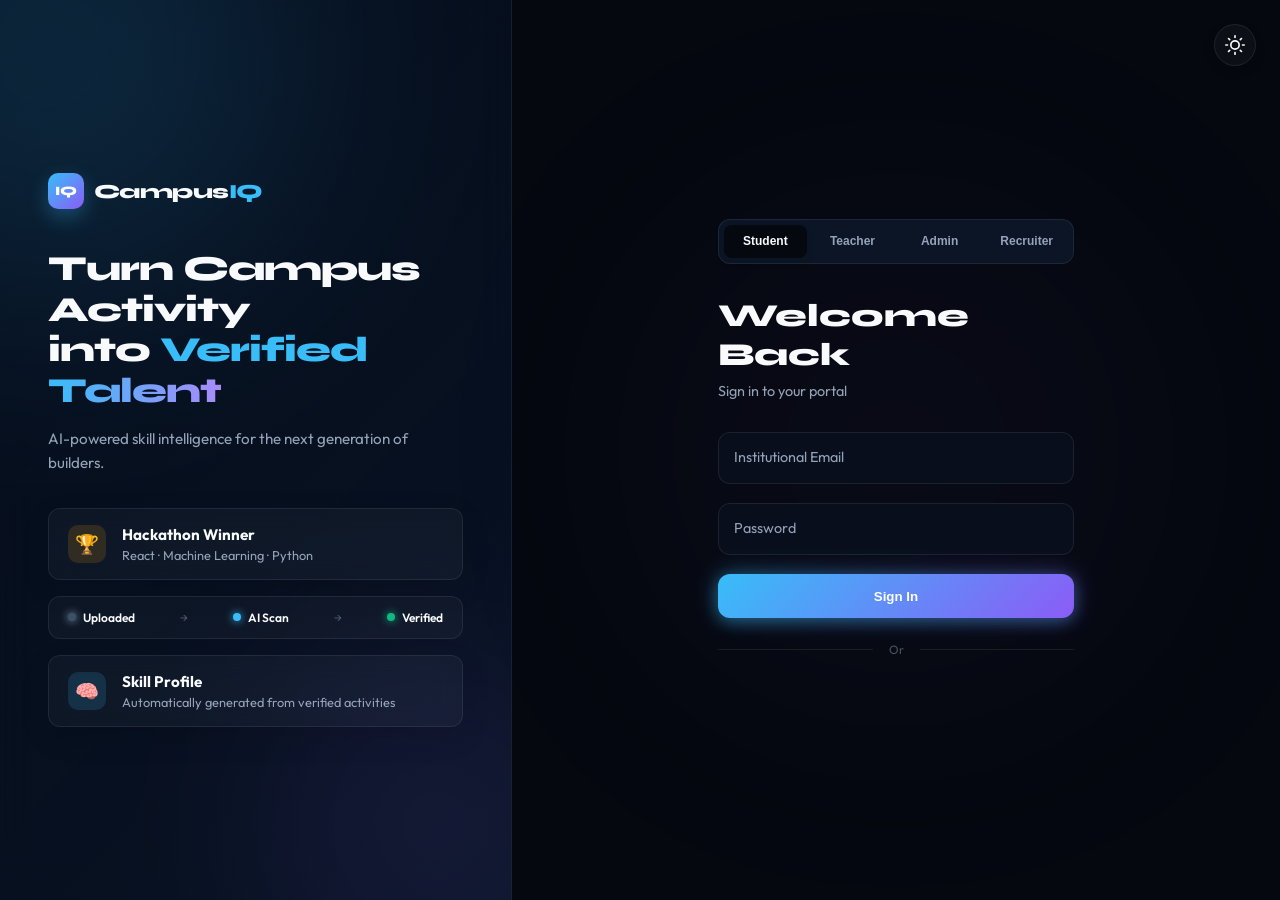
<file: index.html>
<!DOCTYPE html>
<html lang="en">
<head>
<meta charset="UTF-8"><meta name="viewport" content="width=device-width,initial-scale=1.0">
<title>CampusIQ — Sign In</title>
<script src="theme.js"></script>
<link href="https://fonts.googleapis.com/css2?family=Syne:wght@400;600;700;800&family=Outfit:wght@300;400;500;600&display=swap" rel="stylesheet">
<script src="https://accounts.google.com/gsi/client" async defer></script>
<style>
/* ─── PREMIUM SAAS DESIGN SYSTEM ─── */
*,*::before,*::after{margin:0;padding:0;box-sizing:border-box;}
:root{
  --bg:#04070F;--s1:#080E1C;--s2:#0C1525;
  --cyan:#38BDF8;--violet:#8B5CF6;--emerald:#10B981;--amber:#F59E0B;--red:#EF4444;
  --text:#F8FAFC;--text2:#94A3B8;--muted:#475569;
  --fh:'Syne',sans-serif;--fb:'Outfit',sans-serif;
  --glass: rgba(255, 255, 255, 0.03);
  --glass-border: rgba(255, 255, 255, 0.08);
  --panel-left: linear-gradient(135deg, rgba(6,13,30,0.8), rgba(9,21,37,0.9));
  --panel-right: #05080F;
}

/* ─── LIGHT MODE VARIABLES ─── */
body.light-mode {
  --bg: #F8FAFC;
  --s1: #F1F5F9;
  --s2: #E2E8F0;
  --text: #0F172A;
  --text2: #475569;
  --muted: #94A3B8;
  --glass: rgba(255, 255, 255, 0.8);
  --glass-border: rgba(0, 0, 0, 0.1);
  --panel-left: linear-gradient(135deg, #F1F5F9, #E2E8F0);
  --panel-right: #FFFFFF;
}

html,body{height:100%;margin:0;padding:0;overflow:hidden;background:var(--bg); transition: background 0.4s ease, color 0.4s ease;}
body{color:var(--text);font-family:var(--fb);display:flex;}

#bgCanvas{position:fixed;inset:0;z-index:0;pointer-events:none;opacity:0.8;}
.page{position:relative;z-index:1;display:grid;grid-template-columns:0.8fr 1.2fr;width:100vw;height:100vh;}

/* THEME TOGGLE */
#theme-toggle {
  position: fixed; top: 1.5rem; right: 1.5rem; z-index: 200;
  width: 42px; height: 42px; border-radius: 50%;
  background: var(--glass); border: 1px solid var(--glass-border);
  color: var(--text); cursor: pointer; transition: all 0.3s ease;
  display: flex; align-items: center; justify-content: center;
  box-shadow: 0 4px 12px rgba(0,0,0,0.1);
}
#theme-toggle:hover { transform: scale(1.1); background: var(--s2); }

/* Icons Swap */
body.light-mode .icon-moon { display: block; }
body.light-mode .icon-sun { display: none; }
body:not(.light-mode) .icon-moon { display: none; }
body:not(.light-mode) .icon-sun { display: block; }

/* LEFT PANEL */
.left{
  background: var(--panel-left);
  backdrop-filter: blur(20px); padding: 3rem;
  display:flex;flex-direction:column;justify-content:center;
  position:relative;overflow:hidden; border-right: 1px solid var(--glass-border);
  transition: all 0.4s ease;
}
.orb-1{position:absolute;width:500px;height:500px;background:var(--cyan);top:-200px;left:-200px;border-radius:50%;filter:blur(120px);opacity:0.15;transition: opacity 0.3s;}
.orb-2{position:absolute;width:350px;height:350px;background:var(--violet);bottom:-100px;right:-100px;border-radius:50%;filter:blur(100px);opacity:0.1;transition: opacity 0.3s;}

body.light-mode .orb { opacity: 0.05; }

.left-content { position: relative; z-index: 2; max-width: 420px; }
.left-brand{display:flex;align-items:center;gap:0.6rem;margin-bottom:2.5rem;}
.brand-icon{width:36px;height:36px;border-radius:10px;background:linear-gradient(135deg, var(--cyan), var(--violet));display:flex;align-items:center;justify-content:center;font-family:var(--fh);font-size:0.8rem;font-weight:800;color:#fff;box-shadow: 0 8px 20px rgba(56,189,248,0.3);}
.brand-name{font-family:var(--fh);font-size:1.25rem;font-weight:800;letter-spacing:-0.5px; color: var(--text);}
.brand-name em{color:var(--cyan);font-style:normal;}

.left-headline{font-family:var(--fh);font-size:2.2rem;font-weight:800;line-height:1.15;margin-bottom:1rem;letter-spacing:-1px; color: var(--text); transition: color 0.3s;}
.left-headline .cyan-text { color: var(--cyan); }
.left-headline .grad-text { background:linear-gradient(90deg, #38BDF8, #A78BFA);-webkit-background-clip:text;-webkit-text-fill-color:transparent;}
.left-sub{font-size:0.95rem;color:var(--text2);line-height:1.6;margin-bottom:2rem; transition: color 0.3s;}

.left-cards{display:flex;flex-direction:column;gap:1rem;}
.fc{
  background: var(--glass); border: 1px solid var(--glass-border);
  border-radius: 12px; padding: 1rem 1.2rem; backdrop-filter: blur(12px); 
  display: flex; align-items: center; gap: 1rem; width: 100%; box-shadow: 0 10px 30px rgba(0,0,0,0.1);
  transition: all 0.4s cubic-bezier(0.4, 0, 0.2, 1);
}
.fc-icon { 
  width: 38px; height: 38px; border-radius: 10px; background: rgba(255,255,255,0.05);
  display: flex; align-items: center; justify-content: center; font-size: 1.2rem; 
  flex-shrink: 0; transition: all 0.3s;
}
.fc-title { font-size: 0.95rem; font-weight: 700; color: var(--text); margin-bottom: 0.2rem;}
.fc-sub { font-size: 0.8rem; color: var(--text2); font-weight: 400;}

.flt-1 { animation: flt1 6s ease-in-out infinite; }
.flt-2 { animation: flt2 7.5s ease-in-out infinite; }
@keyframes flt1 { 0%,100%{transform:translateY(0);} 50%{transform:translateY(-8px);} }
@keyframes flt2 { 0%,100%{transform:translateY(0);} 50%{transform:translateY(-6px);} }

.pipeline-row{display:flex;align-items:center;justify-content:space-between;padding:0.8rem 1.2rem;background: var(--glass);border:1px solid var(--glass-border);border-radius:12px;position:relative;overflow:hidden; transition: all 0.3s;}
.pipeline-row::before{content:'';position:absolute;top:0;bottom:0;left:-60%;width:50%;background:linear-gradient(90deg,transparent,rgba(56,189,248,0.1),transparent);animation:pipeShimmer 3s linear infinite;}
@keyframes pipeShimmer{to{left:120%;}}
.ps{display:flex;align-items:center;gap:0.4rem;opacity:0;transform:translateY(4px);transition:all 0.4s ease;}
.ps.vis{opacity:1;transform:none;}
.ps-dot{width:8px;height:8px;border-radius:50%;box-shadow:0 0 8px currentColor;}
.ps-text{font-size:0.75rem;color:var(--text2);}
.ps-text strong{color:var(--text);font-weight:600;}
.ps-arrow{color:var(--muted);font-size:0.75rem;}

/* RIGHT PANEL */
.right{
  background: var(--panel-right); 
  display:flex;flex-direction:column;align-items:center; justify-content:center; 
  height:100vh; position: relative; transition: all 0.4s ease;
}
.right-glow {position: absolute; width: 400px; height: 400px; background: var(--violet); border-radius: 50%; filter: blur(150px); opacity: 0.08; top: 50%; left: 50%; transform: translate(-50%, -50%); transition: opacity 0.3s;}
body.light-mode .right-glow { opacity: 0.03; }

.auth-box {width: 100%; max-width: 420px; position: relative; z-index: 2; padding: 2rem; transition: all 0.3s ease;}

.role-tabs{display:flex;gap:0.25rem;padding:0.3rem;background: var(--s2);border-radius:12px;margin-bottom:2rem;border:1px solid var(--glass-border); transition: all 0.3s;}
.rtab{flex:1;padding:0.6rem 0;border-radius:8px;font-size:0.75rem;font-weight:600;text-align:center;cursor:pointer;border:none;background:none;color:var(--text2);transition:0.3s;}
.rtab.active{background: var(--panel-right); color: var(--text); box-shadow: 0 4px 12px rgba(0,0,0,0.05);}

.login-h1{font-family:var(--fh);font-size:2rem;font-weight:800;margin-bottom:0.5rem; color: var(--text); transition: color 0.3s;}
.login-sub{font-size:0.9rem;color:var(--text2);margin-bottom:2rem; transition: color 0.3s;}

.input-group { position: relative; margin-bottom: 1.2rem; }
.form-input {
  width: 100%; background: var(--s1); border: 1px solid var(--glass-border);
  border-radius: 12px; padding: 1.4rem 1rem 0.6rem 1rem; color: var(--text);
  outline: none; font-family: var(--fb); font-size: 0.9rem; transition: 0.3s;
}
.form-input:focus { border-color: var(--cyan); box-shadow: 0 0 0 4px rgba(56,189,248,0.1); }
.floating-label {position: absolute; left: 1rem; top: 1rem; color: var(--text2); font-size: 0.9rem; pointer-events: none; transition: 0.2s;}
.form-input:focus ~ .floating-label, .form-input:not(:placeholder-shown) ~ .floating-label {
  top: 0.4rem; font-size: 0.65rem; color: var(--cyan); font-weight: 600; text-transform: uppercase;
}

.btn-glow-wrap { position: relative; width: 100%; margin-top: 1rem; margin-bottom: 1rem; }
.btn-glow { position: absolute; inset: 0; background: linear-gradient(135deg, var(--cyan), var(--violet)); filter: blur(12px); opacity: 0.4; border-radius: 12px; }
.btn-login {
  position: relative; z-index: 1; width: 100%; padding: 0.9rem; border-radius: 12px; border: none;
  background: linear-gradient(135deg, #38BDF8, #8B5CF6); color: #fff; font-weight: 700; cursor: pointer;
  box-shadow: 0 4px 15px rgba(56,189,248,0.3);
}

.divider-wrap { display:flex; align-items:center; margin: 1.5rem 0; }
.divider-line { flex:1; height:1px; background:var(--glass-border); transition: background 0.3s; }
.divider-text { color:var(--muted); font-size:0.75rem; padding:0 1rem; }

@media(max-width:768px){.left{display:none;}.page{grid-template-columns:1fr;}}
</style>
</head>
<body>

<!-- Theme Toggle -->
<button id="theme-toggle" onclick="toggleTheme()" title="Toggle theme" aria-label="Toggle dark/light mode">
  <svg class="icon-sun" width="20" height="20" fill="none" stroke="currentColor" stroke-width="2" stroke-linecap="round" stroke-linejoin="round" viewBox="0 0 24 24">
    <circle cx="12" cy="12" r="5"></circle>
    <line x1="12" y1="1" x2="12" y2="3"></line>
    <line x1="12" y1="21" x2="12" y2="23"></line>
    <line x1="4.22" y1="4.22" x2="5.64" y2="5.64"></line>
    <line x1="18.36" y1="18.36" x2="19.78" y2="19.78"></line>
    <line x1="1" y1="12" x2="3" y2="12"></line>
    <line x1="21" y1="12" x2="23" y2="12"></line>
    <line x1="4.22" y1="19.78" x2="5.64" y2="18.36"></line>
    <line x1="18.36" y1="5.64" x2="19.78" y2="4.22"></line>
  </svg>
  <svg class="icon-moon" width="20" height="20" fill="none" stroke="currentColor" stroke-width="2" stroke-linecap="round" stroke-linejoin="round" viewBox="0 0 24 24">
    <path d="M21 12.79A9 9 0 1 1 11.21 3 7 7 0 0 0 21 12.79z"></path>
  </svg>
</button>

<canvas id="bgCanvas"></canvas>
<div id="toast-wrap" style="position:fixed;bottom:24px;left:50%;transform:translateX(-50%);z-index:9999;display:flex;flex-direction:column;align-items:center;"></div>

<div class="page">
  <!-- LEFT SIDE -->
  <div class="left">
    <div class="orb orb-1"></div>
    <div class="orb orb-2"></div>
    <div class="left-content">
      <div class="left-brand">
        <div class="brand-icon">IQ</div>
        <div class="brand-name">Campus<em>IQ</em></div>
      </div>
      <div class="left-headline">
        Turn Campus<br>Activity<br>
        into <span class="cyan-text">Verified</span><br>
        <span class="grad-text">Talent</span>
      </div>
      <p class="left-sub">AI-powered skill intelligence for the next generation of builders.</p>
      
      <div class="left-cards">
        <div class="fc flt-1">
          <div class="fc-icon" style="background:rgba(245,158,11,0.15)">🏆</div>
          <div>
            <div class="fc-title">Hackathon Winner</div>
            <div class="fc-sub">React · Machine Learning · Python</div>
          </div>
        </div>
        
        <div class="pipeline-row">
          <div class="ps" id="ps0"><div class="ps-dot" style="color:#8BA8C4;background:#3A5268"></div><div class="ps-text"><strong>Uploaded</strong></div></div>
          <div class="ps-arrow">&rarr;</div>
          <div class="ps" id="ps1"><div class="ps-dot" style="color:#38BDF8;background:#38BDF8"></div><div class="ps-text"><strong>AI Scan</strong></div></div>
          <div class="ps-arrow">&rarr;</div>
          <div class="ps" id="ps2"><div class="ps-dot" style="color:#10B981;background:#10B981"></div><div class="ps-text"><strong>Verified</strong></div></div>
        </div>

        <div class="fc flt-2">
          <div class="fc-icon" style="background:rgba(56,189,248,0.15)">🧠</div>
          <div>
            <div class="fc-title">Skill Profile</div>
            <div class="fc-sub">Automatically generated from verified activities</div>
          </div>
        </div>
      </div>
    </div>
  </div>

  <!-- RIGHT SIDE -->
  <div class="right" id="rightPanel">
    <div class="right-glow"></div>
    <div class="auth-box">
      
      <div id="signInView">
        <div class="role-tabs">
          <button class="rtab active" data-role="student">Student</button>
          <button class="rtab" data-role="teacher">Teacher</button>
          <button class="rtab" data-role="admin">Admin</button>
          <button class="rtab" data-role="recruiter">Recruiter</button>
        </div>
        <div class="login-h1">Welcome Back</div>
        <div class="login-sub" id="loginSub">Sign in to your portal</div>

        <form id="loginForm" novalidate onsubmit="doLogin(event)">
          <div class="input-group">
            <input class="form-input" id="loginEmail" type="email" placeholder=" " required>
            <label class="floating-label">Institutional Email</label>
          </div>
          <div class="input-group">
            <input class="form-input" id="loginPass" type="password" placeholder=" " required>
            <label class="floating-label">Password</label>
          </div>
          <div class="btn-glow-wrap">
            <div class="btn-glow"></div>
            <button class="btn-login" id="loginBtn" type="submit">Sign In</button>
          </div>
        </form>

        <div class="divider-wrap">
          <div class="divider-line"></div>
          <div class="divider-text">Or</div>
          <div class="divider-line"></div>
        </div>

        <div id="googleBtnContainer" style="display:flex; justify-content:center; width:100%;"></div>

      </div>
    </div>
  </div>
</div>

<!-- Load data layer first so Auth & DB are available -->
<script src="data.js"></script>
<script>
'use strict';

// ── Bootstrap: seed DB and redirect if already logged in ────────
seedIfEmpty();
(function checkExistingSession() {
  const s = DB.getSession();
  if (s && s.userId && s.role) {
    const map = { student: 'student.html', teacher: 'teacher.html', admin: 'admin.html', recruiter: 'recruiter.html' };
    if (map[s.role]) { window.location.href = map[s.role]; }
  }
})();

const ROUTE_MAP = { student: 'student.html', teacher: 'teacher.html', admin: 'admin.html', recruiter: 'recruiter.html' };
let activeRole = 'student';

// ── Role tabs ────────────────────────────────────────────────────
document.querySelectorAll('.rtab').forEach(tab => {
  tab.addEventListener('click', () => {
    document.querySelectorAll('.rtab').forEach(b => b.classList.remove('active'));
    tab.classList.add('active');
    activeRole = tab.dataset.role;
    document.getElementById('loginSub').textContent = `Sign in to your ${activeRole} portal`;
  });
});

// ── Toast ────────────────────────────────────────────────────────
function showLoginToast(msg, type = 'error') {
  const wrap = document.getElementById('toast-wrap');
  if (!wrap) return;
  const t = document.createElement('div');
  t.style.cssText = `
    background:${type === 'ok' ? 'rgba(16,185,129,0.15)' : 'rgba(239,68,68,0.15)'};
    border:1px solid ${type === 'ok' ? 'rgba(16,185,129,0.3)' : 'rgba(239,68,68,0.3)'};
    color:${type === 'ok' ? '#10B981' : '#EF4444'};
    padding:0.75rem 1.2rem; border-radius:10px; font-size:0.875rem; font-weight:500;
    margin-bottom:0.5rem; backdrop-filter:blur(8px);
    opacity:0; transform:translateY(8px); transition:all 0.3s ease;
  `;
  t.textContent = (type === 'ok' ? '✅ ' : '❌ ') + msg;
  wrap.appendChild(t);
  requestAnimationFrame(() => requestAnimationFrame(() => { t.style.opacity = '1'; t.style.transform = 'translateY(0)'; }));
  setTimeout(() => { t.style.opacity = '0'; setTimeout(() => t.remove(), 350); }, 4000);
}

// ── Theme ────────────────────────────────────────────────────────
// toggleTheme() is defined in theme.js — it now writes both 'theme' and
// 'ciq-theme' keys and handles both body.light-mode + html[data-theme].
// We only need to ensure body.light-mode is applied on load (theme.js
// DOMContentLoaded listener handles it, but also do it here as fallback):
if (localStorage.getItem('ciq-theme') === 'light' || localStorage.getItem('theme') === 'light') {
  document.body.classList.add('light-mode');
}

// ── Login ────────────────────────────────────────────────────────
window.doLogin = async function(e) {
  if (e) e.preventDefault();
  const btn   = document.getElementById('loginBtn');
  const email = document.getElementById('loginEmail').value.trim();
  const pass  = document.getElementById('loginPass').value;

  if (!email || !pass) { showLoginToast('Please enter your email and password.'); return; }

  btn.disabled = true;
  btn.textContent = 'Signing in…';

  try {
    await new Promise(r => setTimeout(r, 600)); // brief UX delay
    const session = Auth.login(email, pass);

    // Role mismatch check (tab selection is advisory, not enforced — but warn the user)
    if (activeRole !== 'admin' && session.role !== activeRole) {
      showLoginToast(`Signed in as ${session.role}. Redirecting to your portal…`, 'ok');
    } else {
      showLoginToast(`Welcome back, ${session.name.split(' ')[0]}! Redirecting…`, 'ok');
    }

    setTimeout(() => {
      window.location.href = ROUTE_MAP[session.role] || 'index.html';
    }, 900);
  } catch(err) {
    showLoginToast(err.message || 'Login failed. Please try again.');
    btn.disabled = false;
    btn.textContent = 'Sign In';
  }
};

// Attach to form
document.getElementById('loginForm').onsubmit = window.doLogin;

// ── Google OAuth ─────────────────────────────────────────────────
window.onload = () => {
  if (typeof google !== 'undefined') {
    google.accounts.id.initialize({
      client_id: "70835003370-fbdg01a9mgp13s80cgd65174udp3h74k.apps.googleusercontent.com",
      callback: (res) => {
        try {
          const session = Auth.handleGoogleCredential(res.credential);
          showLoginToast(`Welcome, ${session.name.split(' ')[0]}! Redirecting…`, 'ok');
          setTimeout(() => { window.location.href = ROUTE_MAP[session.role] || 'index.html'; }, 900);
        } catch(e) {
          showLoginToast(e.message || 'Google Sign-In failed.');
        }
      }
    });
    google.accounts.id.renderButton(
      document.getElementById('googleBtnContainer'),
      { theme: 'filled_blue', size: 'large', shape: 'pill', width: 300 }
    );
  }
};

// ── Background Canvas Animation ──────────────────────────────────
(function() {
  const c = document.getElementById('bgCanvas'), ctx = c.getContext('2d');
  let W, H;
  function resize() { W = c.width = window.innerWidth; H = c.height = window.innerHeight; }
  resize(); window.addEventListener('resize', resize);
  class P {
    constructor() { this.reset(); }
    reset() { this.x = Math.random()*W; this.y = Math.random()*H; this.vx = (Math.random()-0.5)*0.3; this.vy = (Math.random()-0.5)*0.3; this.r = 1; }
    draw() {
      ctx.beginPath(); ctx.arc(this.x, this.y, this.r, 0, Math.PI*2);
      ctx.fillStyle = document.body.classList.contains('light-mode') ? 'rgba(56,189,248,0.4)' : 'rgba(56,189,248,0.2)';
      ctx.fill();
      this.x += this.vx; this.y += this.vy;
      if (this.x < 0 || this.x > W || this.y < 0 || this.y > H) this.reset();
    }
  }
  const pts = Array.from({ length: 50 }, () => new P());
  function loop() { ctx.clearRect(0, 0, W, H); pts.forEach(p => p.draw()); requestAnimationFrame(loop); }
  loop();
})();

// ── Pipeline Animation ───────────────────────────────────────────
(function() {
  const ids = ['ps0', 'ps1', 'ps2'];
  function run() {
    ids.forEach(id => { const el = document.getElementById(id); if (el) el.classList.remove('vis'); });
    ids.forEach((id, i) => setTimeout(() => { const el = document.getElementById(id); if (el) el.classList.add('vis'); }, i * 500 + 200));
  }
  run(); setInterval(run, 5500);
})();
</script>
</body>
</html>
</file>
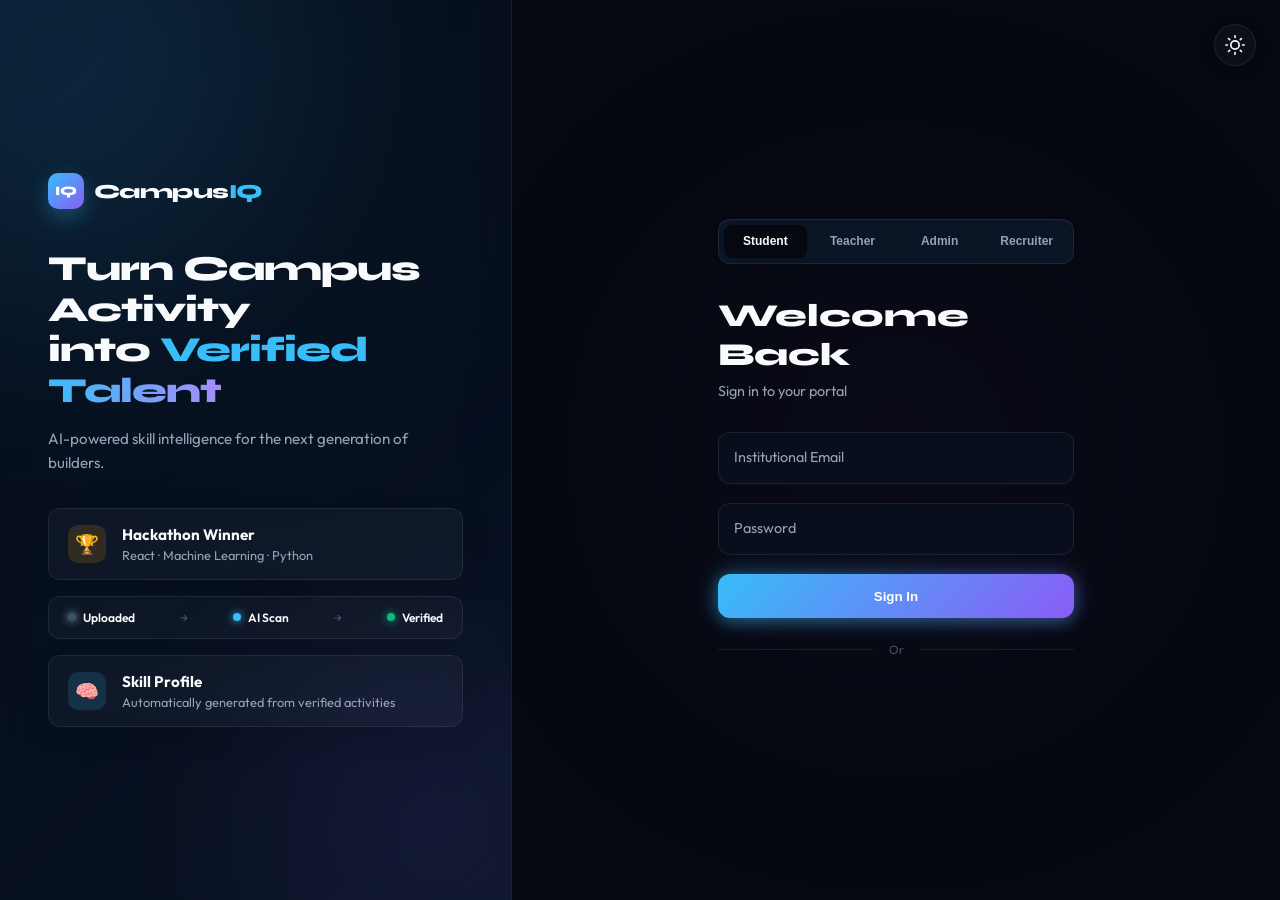
<file: admin.html>
<!DOCTYPE html>
<html lang="en">
<head>
<meta charset="UTF-8"><meta name="viewport" content="width=device-width,initial-scale=1.0">
<title>CampusIQ — Admin Portal</title>
<script src="theme.js"></script>
<link rel="stylesheet" href="shared.css">
<link rel="stylesheet" href="theme.css">
</head>
<body>
<div id="toast-wrap"></div>
<div class="app-shell">
  <header class="topbar">
    <div class="tb-brand"><div class="tb-brand-icon">IQ</div>Campus<em style="color:var(--cyan);font-style:normal;font-family:var(--font-h)">IQ</em><span style="font-size:0.6rem;color:var(--red);background:rgba(239,68,68,0.1);border:1px solid rgba(239,68,68,0.2);padding:0.12rem 0.45rem;border-radius:4px;margin-left:0.3rem;font-weight:700">ADMIN</span></div>
    <div class="tb-right">
      <span class="tb-badge badge-admin">System Admin</span>
      <div class="tb-user"><div class="avatar av-sm" id="tbAvatar" style="background:linear-gradient(135deg,#EF4444,#F97316)"></div><span id="tbName"></span></div>
      <button id="theme-toggle" onclick="toggleTheme()" title="Toggle theme" aria-label="Toggle light/dark"></button>
      <button class="logout-btn" id="logoutBtn">Sign Out</button>
    </div>
  </header>
  <aside class="sidebar">
    <div class="sb-section">Overview</div>
    <div class="sb-item active" data-page="overview"><svg fill="none" stroke="currentColor" stroke-width="2" viewBox="0 0 24 24"><rect x="3" y="3" width="7" height="7"/><rect x="14" y="3" width="7" height="7"/><rect x="3" y="14" width="7" height="7"/><rect x="14" y="14" width="7" height="7"/></svg>Dashboard</div>
    <div class="sb-section">Users</div>
    <div class="sb-item" data-page="students"><svg fill="none" stroke="currentColor" stroke-width="2" viewBox="0 0 24 24"><path d="M17 21v-2a4 4 0 00-4-4H5a4 4 0 00-4 4v2"/><circle cx="9" cy="7" r="4"/></svg>Students</div>
    <div class="sb-item" data-page="teachers"><svg fill="none" stroke="currentColor" stroke-width="2" viewBox="0 0 24 24"><path d="M20 21v-2a4 4 0 00-4-4H8a4 4 0 00-4 4v2"/><circle cx="12" cy="7" r="4"/></svg>Teachers</div>
    <div class="sb-item" data-page="recruiters"><svg fill="none" stroke="currentColor" stroke-width="2" viewBox="0 0 24 24"><rect x="2" y="7" width="20" height="14" rx="2"/><path d="M16 7V5a2 2 0 00-2-2h-4a2 2 0 00-2 2v2"/></svg>Recruiters</div>
    <div class="sb-section">Content</div>
    <div class="sb-item" data-page="achievements"><svg fill="none" stroke="currentColor" stroke-width="2" viewBox="0 0 24 24"><circle cx="12" cy="8" r="6"/><path d="M15.477 12.89L17 22l-5-3-5 3 1.523-9.11"/></svg>All Achievements</div>
    <div class="sb-item" data-page="research"><svg fill="none" stroke="currentColor" stroke-width="2" viewBox="0 0 24 24"><circle cx="11" cy="11" r="8"/><line x1="21" y1="21" x2="16.65" y2="16.65"/></svg>Research</div>
    <div class="sb-section">System</div>
    <div class="sb-item" data-page="adduser"><svg fill="none" stroke="currentColor" stroke-width="2" viewBox="0 0 24 24"><path d="M16 21v-2a4 4 0 00-4-4H6a4 4 0 00-4 4v2"/><circle cx="9" cy="7" r="4"/><line x1="19" y1="8" x2="19" y2="14"/><line x1="22" y1="11" x2="16" y2="11"/></svg>Add User</div>
    <div class="sb-item" data-page="reset"><svg fill="none" stroke="currentColor" stroke-width="2" viewBox="0 0 24 24"><polyline points="1 4 1 10 7 10"/><path d="M3.51 15a9 9 0 102.13-9.36L1 10"/></svg>Reset Data</div>
  </aside>
  <main class="main-area" id="mainArea"></main>
</div>

<script src="data.js"></script>
<script src="utils.js"></script>
<script>
'use strict';
seedIfEmpty();
const session = Auth.guard('admin');
initTopbar(session);
document.getElementById('logoutBtn').addEventListener('click', () => Auth.logout());

const PAGES = { overview:renderOverview, students:renderStudents, teachers:renderTeachers, recruiters:renderRecruiters, achievements:renderAchievements, research:renderResearch, adduser:renderAddUser, reset:renderReset };
function renderPage(p) { showLoading('mainArea'); setTimeout(()=>(PAGES[p]||renderOverview)(), 80); }
setupNav(renderPage);

// ═══════════════════════════════════════════════════════
// OVERVIEW
// ═══════════════════════════════════════════════════════
function renderOverview() {
  const users    = DB.getUsers();
  const students = DB.getStudents();
  const teachers = DB.getTeachers();
  const achievs  = DB.getAchievements();
  const acRecs   = DB.getAcademic();
  const research = DB.getResearch();
  const pending  = achievs.filter(a=>a.status==='pending').length;
  const verified = achievs.filter(a=>a.status==='verified').length;

  document.getElementById('mainArea').innerHTML = `
  <div class="page-hdr animate-in"><div class="page-hdr-left"><h2>System Overview</h2><p>CampusIQ Admin — schema v4</p></div></div>
  <div class="grid-4 animate-in anim-delay-1">
    ${[['Total Users',users.length,'var(--cyan)','👤'],['Students',students.length,'var(--violet)','🎓'],['Teachers',teachers.length,'var(--emerald)','👨‍🏫'],['Pending Verify',pending,'var(--amber)','🔍']].map(([l,v,c,i])=>`
    <div class="stat-card"><div class="stat-icon" style="background:${c}22">${i}</div><div class="stat-label">${l}</div><div class="stat-val" style="color:${c}">${v}</div></div>`).join('')}
  </div>
  <div class="grid-4 animate-in anim-delay-2" style="margin-top:1rem">
    ${[['Total Achievements',achievs.length,'var(--cyan)','🏆'],['Verified',verified,'var(--emerald)','✅'],['Academic Records',acRecs.length,'var(--violet)','📋'],['Research Papers',research.length,'var(--pink)','📄']].map(([l,v,c,i])=>`
    <div class="stat-card"><div class="stat-icon" style="background:${c}22">${i}</div><div class="stat-label">${l}</div><div class="stat-val" style="color:${c}">${v}</div></div>`).join('')}
  </div>
  <div class="grid-2 mt-2 animate-in anim-delay-3">
    <div class="card">
      <div class="card-title">🎓 Student Readiness</div>
      <div class="tbl-wrap"><table>
        <thead><tr><th>Name</th><th>Dept</th><th>GPA</th><th>Readiness</th><th>Verified</th></tr></thead>
        <tbody>${students.map(st=>{
          const r = DB.calcReadiness(st.id);
          const v = achievs.filter(a=>a.studentId===st.id&&a.status==='verified').length;
          return `<tr><td><strong>${esc(st.name)}</strong></td><td class="text-xs">${esc(st.dept)} Y${st.year}</td><td style="color:var(--cyan);font-weight:600">${st.gpa}</td><td><span style="color:${readinessColor(r)};font-weight:700">${r}/100</span></td><td>${v}</td></tr>`;
        }).join('')}</tbody>
      </table></div>
    </div>
    <div class="card">
      <div class="card-title">📊 Achievement Status</div>
      ${[['Verified',verified,'var(--emerald)'],['Pending',pending,'var(--amber)'],['Rejected',achievs.filter(a=>a.status==='rejected').length,'var(--red)']].map(([l,v,c])=>`
      <div style="margin-bottom:0.65rem">
        <div class="progress-label"><span>${l}</span><span style="color:${c}">${v}</span></div>
        ${progressBar(v, achievs.length||1, `linear-gradient(90deg,${c},${c})`)}
      </div>`).join('')}
      <div class="divider"></div>
      <div class="text-xs text-muted">Total: ${achievs.length} achievements</div>
    </div>
  </div>`;
  animateBars();
}

// ═══════════════════════════════════════════════════════
// STUDENTS
// ═══════════════════════════════════════════════════════
let studPage = 1;
function renderStudents(page = 1) {
  studPage = page;
  const students = DB.getStudents();
  const meta     = DB.paginate(students, page, 10);
  const achievs  = DB.getAchievements();

  document.getElementById('mainArea').innerHTML = `
  <div class="page-hdr animate-in">
    <div class="page-hdr-left"><h2>Students (${students.length})</h2></div>
    <div class="page-actions"><button class="btn btn-primary go-add">+ Add Student</button></div>
  </div>
  <div class="card animate-in anim-delay-1" id="studWrap">
    <div class="tbl-wrap"><table>
      <thead><tr><th>Name / Roll</th><th>Email</th><th>Dept</th><th>Year</th><th>GPA</th><th>Readiness</th><th>Verified</th><th>Action</th></tr></thead>
      <tbody>${meta.items.map(st=>{
        const user = DB.getUserById(st.userId);
        const r    = DB.calcReadiness(st.id);
        const achv = achievs.filter(a=>a.studentId===st.id&&a.status==='verified').length;
        return `<tr>
          <td><strong>${esc(st.name)}</strong><br><span class="text-xs text-muted">${esc(st.rollNo)}</span></td>
          <td class="text-xs">${esc(user?.email||'—')}</td>
          <td><span class="chip chip-cyan">${esc(st.dept)}</span></td>
          <td>Y${st.year}</td>
          <td style="color:var(--cyan);font-weight:600">${st.gpa}</td>
          <td><span style="font-weight:700;color:${readinessColor(r)}">${r}/100</span></td>
          <td><span class="chip chip-emerald">${achv}</span></td>
          <td><button class="btn btn-xs btn-danger del-user" data-uid="${esc(st.userId)}">Delete</button></td>
        </tr>`;
      }).join('')}</tbody>
    </table></div>
  </div>`;

  renderPaginator(meta, 'studWrap', renderStudents);
  document.querySelectorAll('.go-add').forEach(b => b.addEventListener('click', () => document.querySelector('[data-page="adduser"]').click()));
  document.querySelectorAll('.del-user').forEach(btn => btn.addEventListener('click', () => {
    if (!confirm('Delete this user and all their data?')) return;
    try { DB.deleteUser(btn.dataset.uid); showToast('User deleted'); renderStudents(studPage); }
    catch(e) { showToast(e.message,'','error'); }
  }));
}

// ═══════════════════════════════════════════════════════
// TEACHERS
// ═══════════════════════════════════════════════════════
function renderTeachers() {
  const teachers = DB.getTeachers();
  document.getElementById('mainArea').innerHTML = `
  <div class="page-hdr animate-in">
    <div class="page-hdr-left"><h2>Teachers (${teachers.length})</h2></div>
    <div class="page-actions"><button class="btn btn-primary go-add">+ Add Teacher</button></div>
  </div>
  <div class="card animate-in anim-delay-1">
    <div class="tbl-wrap"><table>
      <thead><tr><th>Name</th><th>Email</th><th>Department</th><th>Subjects</th><th>Publications</th><th>Action</th></tr></thead>
      <tbody>${teachers.map(t=>{
        const user = DB.getUserById(t.userId);
        const pubs = DB.getResearchByTeacher(t.id).filter(r=>r.status==='published').length;
        return `<tr>
          <td><strong>${esc(t.name)}</strong></td>
          <td class="text-xs">${esc(user?.email||'—')}</td>
          <td>${esc(t.dept)}</td>
          <td><div class="skill-tags">${(t.subjects||[]).map(s=>`<span class="skill-tag">${esc(s)}</span>`).join('')}</div></td>
          <td><span class="chip chip-emerald">${pubs} published</span></td>
          <td><button class="btn btn-xs btn-danger del-user" data-uid="${esc(t.userId)}">Delete</button></td>
        </tr>`;
      }).join('')}</tbody>
    </table></div>
  </div>`;
  document.querySelectorAll('.go-add').forEach(b => b.addEventListener('click', () => document.querySelector('[data-page="adduser"]').click()));
  document.querySelectorAll('.del-user').forEach(btn => btn.addEventListener('click', () => {
    if (!confirm('Delete this teacher?')) return;
    try { DB.deleteUser(btn.dataset.uid); showToast('Teacher deleted'); renderTeachers(); }
    catch(e) { showToast(e.message,'','error'); }
  }));
}

// ═══════════════════════════════════════════════════════
// RECRUITERS
// ═══════════════════════════════════════════════════════
function renderRecruiters() {
  const recruiters = DB.getRecruiters();
  document.getElementById('mainArea').innerHTML = `
  <div class="page-hdr animate-in">
    <div class="page-hdr-left"><h2>Recruiters (${recruiters.length})</h2></div>
    <div class="page-actions"><button class="btn btn-primary go-add">+ Add Recruiter</button></div>
  </div>
  <div class="card animate-in anim-delay-1">
    ${recruiters.length ? `<div class="tbl-wrap"><table>
      <thead><tr><th>Name</th><th>Email</th><th>Company</th><th>Open Jobs</th><th>Action</th></tr></thead>
      <tbody>${recruiters.map(r=>{
        const user = DB.getUserById(r.userId);
        const jobs = DB.getJobs().filter(j=>j.recruiterId===r.userId&&j.status==='open').length;
        return `<tr>
          <td><strong>${esc(r.name)}</strong></td>
          <td class="text-xs">${esc(user?.email||'—')}</td>
          <td>${esc(r.company||'—')}</td>
          <td><span class="chip chip-cyan">${jobs}</span></td>
          <td><button class="btn btn-xs btn-danger del-user" data-uid="${esc(r.userId)}">Delete</button></td>
        </tr>`;
      }).join('')}</tbody>
    </table></div>` : `<div class="empty-state"><div class="ico">💼</div><p>No recruiters yet.</p></div>`}
  </div>`;
  document.querySelectorAll('.go-add').forEach(b => b.addEventListener('click', () => document.querySelector('[data-page="adduser"]').click()));
  document.querySelectorAll('.del-user').forEach(btn => btn.addEventListener('click', () => {
    if (!confirm('Delete this recruiter?')) return;
    try { DB.deleteUser(btn.dataset.uid); showToast('Recruiter deleted'); renderRecruiters(); }
    catch(e) { showToast(e.message,'','error'); }
  }));
}

// ═══════════════════════════════════════════════════════
// ALL ACHIEVEMENTS
// ═══════════════════════════════════════════════════════
let achPage = 1;
function renderAchievements(page = 1) {
  achPage = page;
  const achievs  = DB.getAchievements();
  const students = DB.getStudents();
  const meta     = DB.paginate(achievs.slice().reverse(), page, 15);

  document.getElementById('mainArea').innerHTML = `
  <div class="page-hdr animate-in"><div class="page-hdr-left"><h2>All Achievements (${achievs.length})</h2><p>${achievs.filter(a=>a.status==='verified').length} verified · ${achievs.filter(a=>a.status==='pending').length} pending</p></div></div>
  <div class="card animate-in anim-delay-1" id="achWrap">
    <div class="tbl-wrap"><table>
      <thead><tr><th>Title</th><th>Student</th><th>Type</th><th>Skills</th><th>Date</th><th>Status</th><th>Action</th></tr></thead>
      <tbody>${meta.items.map(a=>{
        const st=students.find(s=>s.id===a.studentId);
        return `<tr>
          <td><strong>${esc(a.title)}</strong><br><span class="text-xs text-muted">${esc(a.org)}</span></td>
          <td class="text-xs">${esc(st?.name||'—')}</td>
          <td>${typeChip(a.type)}</td>
          <td><div class="skill-tags">${(a.skills||[]).slice(0,4).map(s=>`<span class="skill-tag">${esc(s)}</span>`).join('')}</div></td>
          <td class="text-xs">${a.date||'—'}</td>
          <td>${statusChip(a.status)}</td>
          <td><button class="btn btn-xs btn-danger del-ach" data-id="${esc(a.id)}" ${a.status==='verified'?'disabled title="Cannot delete verified"':''}>Del</button></td>
        </tr>`;
      }).join('')}</tbody>
    </table></div>
  </div>`;
  renderPaginator(meta, 'achWrap', renderAchievements);
  document.querySelectorAll('.del-ach:not([disabled])').forEach(btn => btn.addEventListener('click', () => {
    if (!confirm('Delete this achievement?')) return;
    try { DB.deleteAchievement(btn.dataset.id); showToast('Deleted'); renderAchievements(achPage); }
    catch(e) { showToast(e.message,'','error'); }
  }));
}

// ═══════════════════════════════════════════════════════
// RESEARCH
// ═══════════════════════════════════════════════════════
function renderResearch() {
  const pubs    = DB.getResearch();
  const teachers= DB.getTeachers();
  document.getElementById('mainArea').innerHTML = `
  <div class="page-hdr animate-in"><div class="page-hdr-left"><h2>Research Papers (${pubs.length})</h2></div></div>
  <div style="display:flex;flex-direction:column;gap:0.65rem animate-in anim-delay-1">
    ${pubs.map(r=>{
      const t=teachers.find(x=>x.id===r.teacherId);
      return `<div class="card animate-in">
        <div style="display:flex;justify-content:space-between;gap:1rem;flex-wrap:wrap">
          <div style="flex:1">
            <div style="font-family:var(--font-h);font-size:0.88rem;font-weight:800;margin-bottom:0.2rem">${esc(r.title)}</div>
            <div class="text-xs text-muted">by ${esc(t?.name||'Unknown')} · ${esc(r.journal)} · ${r.year}</div>
            ${r.doi?`<div class="text-xs" style="color:var(--cyan)">DOI: ${esc(r.doi)}</div>`:''}
            ${r.abstract?`<div class="text-sm" style="color:var(--text2);margin-top:0.3rem">${esc(r.abstract)}</div>`:''}
          </div>
          <div style="display:flex;flex-direction:column;align-items:flex-end;gap:0.3rem;flex-shrink:0">
            <span class="${r.status==='published'?'status-verified':r.status==='under_review'?'status-pending':'chip chip-gray'}">${r.status==='published'?'✓ Published':r.status==='under_review'?'⏳ Under Review':'Preprint'}</span>
            ${r.citations?`<span class="chip chip-cyan">📖 ${r.citations}</span>`:''}
          </div>
        </div>
      </div>`;
    }).join('')||`<div class="card"><div class="empty-state"><div class="ico">📄</div><p>No research papers.</p></div></div>`}
  </div>`;
}

// ═══════════════════════════════════════════════════════
// ADD USER (fully functional)
// ═══════════════════════════════════════════════════════
function renderAddUser() {
  document.getElementById('mainArea').innerHTML = `
  <div class="page-hdr animate-in"><div class="page-hdr-left"><h2>Add User</h2><p>Create a new user account with linked profile</p></div></div>
  <div class="card animate-in anim-delay-1" style="max-width:640px">
    <div class="form-row-2">
      <div class="form-group"><label>Full Name *</label><input class="form-control" id="uName" placeholder="Full name"></div>
      <div class="form-group"><label>Email * (must be unique)</label><input class="form-control" id="uEmail" type="email" placeholder="user@campusiq.edu"></div>
    </div>
    <div class="form-row-2">
      <div class="form-group"><label>Password * (min 6 chars)</label><input class="form-control" id="uPass" type="password" placeholder="Password"></div>
      <div class="form-group"><label>Role *</label>
        <select class="form-control" id="uRole">
          <option value="student">Student</option>
          <option value="teacher">Teacher</option>
          <option value="recruiter">Recruiter</option>
        </select>
      </div>
    </div>
    <!-- Student fields -->
    <div id="studentFields">
      <div class="divider"></div>
      <div class="text-xs text-muted mb-1" style="font-weight:700;text-transform:uppercase;letter-spacing:0.05em">Student Details</div>
      <div class="form-row-3">
        <div class="form-group"><label>Department *</label><input class="form-control" id="uDept" placeholder="CSE"></div>
        <div class="form-group"><label>Year *</label><input class="form-control" type="number" id="uYear" min="1" max="6" placeholder="1–6"></div>
        <div class="form-group"><label>Roll No. *</label><input class="form-control" id="uRoll" placeholder="CS21001"></div>
      </div>
      <div class="form-row-3">
        <div class="form-group"><label>Section</label><input class="form-control" id="uSection" placeholder="A"></div>
        <div class="form-group"><label>GPA (0–10)</label><input class="form-control" type="number" id="uGpa" step="0.1" min="0" max="10" placeholder="8.5"></div>
        <div class="form-group"><label>Phone</label><input class="form-control" id="uPhone" placeholder="9876543210"></div>
      </div>
    </div>
    <!-- Teacher fields -->
    <div id="teacherFields" style="display:none">
      <div class="divider"></div>
      <div class="text-xs text-muted mb-1" style="font-weight:700;text-transform:uppercase;letter-spacing:0.05em">Teacher Details</div>
      <div class="form-row-2">
        <div class="form-group"><label>Department *</label><input class="form-control" id="tDept" placeholder="Computer Science"></div>
        <div class="form-group"><label>Subjects (comma-separated)</label><input class="form-control" id="tSubjects" placeholder="ML, Python, DSA"></div>
      </div>
    </div>
    <!-- Recruiter fields -->
    <div id="recruiterFields" style="display:none">
      <div class="divider"></div>
      <div class="text-xs text-muted mb-1" style="font-weight:700;text-transform:uppercase;letter-spacing:0.05em">Recruiter Details</div>
      <div class="form-group"><label>Company Name</label><input class="form-control" id="rCompany" placeholder="TechCorp"></div>
    </div>
    <div class="divider"></div>
    <button class="btn btn-primary w-full" id="createUserBtn">Create User</button>
    <div id="createMsg" style="margin-top:0.75rem;display:none"></div>
  </div>`;

  // Role toggle
  document.getElementById('uRole').addEventListener('change', function() {
    document.getElementById('studentFields').style.display  = this.value==='student'  ? '' : 'none';
    document.getElementById('teacherFields').style.display  = this.value==='teacher'  ? '' : 'none';
    document.getElementById('recruiterFields').style.display= this.value==='recruiter'? '' : 'none';
  });

  document.getElementById('createUserBtn').addEventListener('click', async () => {
    const btn   = document.getElementById('createUserBtn');
    const msgEl = document.getElementById('createMsg');
    btn.disabled = true; btn.textContent = 'Creating…';
    msgEl.style.display = 'none';
    try {
      const role = document.getElementById('uRole').value;
      const data = {
        name:     document.getElementById('uName').value,
        email:    document.getElementById('uEmail').value,
        password: document.getElementById('uPass').value,
        role,
      };
      if (role === 'student') Object.assign(data, {
        dept: document.getElementById('uDept').value, year: document.getElementById('uYear').value,
        rollNo: document.getElementById('uRoll').value, section: document.getElementById('uSection').value||'A',
        gpa: document.getElementById('uGpa').value||0, phone: document.getElementById('uPhone').value,
      });
      else if (role === 'teacher') Object.assign(data, {
        dept: document.getElementById('tDept').value, subjects: document.getElementById('tSubjects').value,
      });
      else if (role === 'recruiter') data.company = document.getElementById('rCompany').value;

      const result = await asyncOp(() => DB.createUser(data));
      msgEl.style.display = 'block';
      msgEl.innerHTML = `<div class="chip chip-emerald" style="display:inline-flex;gap:0.4rem;font-size:0.75rem">✓ ${esc(role.charAt(0).toUpperCase()+role.slice(1))} created! Email: ${esc(data.email)} · Password: ${esc(data.password)}</div>`;
      showToast(`${role} account created!`, `Email: ${data.email}`);
      ['uName','uEmail','uPass','uDept','uYear','uRoll','uSection','uGpa','uPhone','tDept','tSubjects','rCompany'].forEach(id => { const el=document.getElementById(id); if(el) el.value=''; });
    } catch(e) {
      msgEl.style.display = 'block';
      msgEl.innerHTML = `<div class="chip chip-red" style="display:inline-flex;gap:0.4rem;font-size:0.75rem">❌ ${esc(e.message)}</div>`;
      showToast(e.message,'','error');
    } finally { btn.disabled=false; btn.textContent='Create User'; }
  });
}

// ═══════════════════════════════════════════════════════
// RESET DATA
// ═══════════════════════════════════════════════════════
function renderReset() {
  document.getElementById('mainArea').innerHTML = `
  <div class="page-hdr animate-in"><div class="page-hdr-left"><h2>Reset Data</h2><p>⚠️ Destructive operations</p></div></div>
  <div class="card animate-in anim-delay-1" style="border-color:rgba(239,68,68,0.3);max-width:580px">
    <div class="card-title" style="color:var(--red)">⚠️ Data Management</div>
    <div style="display:flex;flex-direction:column;gap:0.75rem">
      <div style="display:flex;align-items:center;justify-content:space-between;padding:0.85rem;background:rgba(239,68,68,0.04);border:1px solid rgba(239,68,68,0.15);border-radius:9px">
        <div><div style="font-weight:600;font-size:0.85rem">Reset All Data</div><div class="text-xs text-muted">Wipes everything and re-seeds fresh demo data</div></div>
        <button class="btn btn-danger" id="resetAllBtn">Reset All</button>
      </div>
      <div style="display:flex;align-items:center;justify-content:space-between;padding:0.85rem;background:rgba(245,158,11,0.04);border:1px solid rgba(245,158,11,0.15);border-radius:9px">
        <div><div style="font-weight:600;font-size:0.85rem">Clear Achievements Only</div><div class="text-xs text-muted">Removes all achievement records (keeps users)</div></div>
        <button class="btn btn-amber" id="clearAchBtn">Clear Achievements</button>
      </div>
      <div style="display:flex;align-items:center;justify-content:space-between;padding:0.85rem;background:rgba(16,185,129,0.04);border:1px solid rgba(16,185,129,0.15);border-radius:9px">
        <div><div style="font-weight:600;font-size:0.85rem">Export Data (JSON)</div><div class="text-xs text-muted">Download all CampusIQ data as JSON</div></div>
        <button class="btn btn-success" id="exportBtn">Export</button>
      </div>
    </div>
  </div>`;

  document.getElementById('resetAllBtn').addEventListener('click', () => {
    if (!confirm('RESET ALL DATA? Cannot be undone.')) return;
    Object.keys(localStorage).filter(k=>k.startsWith('ciq_')).forEach(k=>localStorage.removeItem(k));
    showToast('All data reset. Reloading…');
    setTimeout(() => window.location.reload(), 1500);
  });
  document.getElementById('clearAchBtn').addEventListener('click', () => {
    if (!confirm('Clear all achievements?')) return;
    localStorage.removeItem('ciq_achievements'); localStorage.removeItem('ciq_notifs');
    showToast('Achievements cleared'); renderReset();
  });
  document.getElementById('exportBtn').addEventListener('click', () => {
    const keys = ['users','students','teachers','recruiters','achievements','academic','research','jobs'];
    const data = {}; keys.forEach(k => { data[k] = JSON.parse(localStorage.getItem('ciq_'+k)||'[]'); });
    const blob = new Blob([JSON.stringify(data, null, 2)], {type:'application/json'});
    const url  = URL.createObjectURL(blob);
    const a    = document.createElement('a'); a.href=url; a.download='campusiq_export_'+Date.now()+'.json'; a.click();
    URL.revokeObjectURL(url);
    showToast('Data exported!');
  });
}

renderPage('overview');
</script>
</body>
</html>
</file>
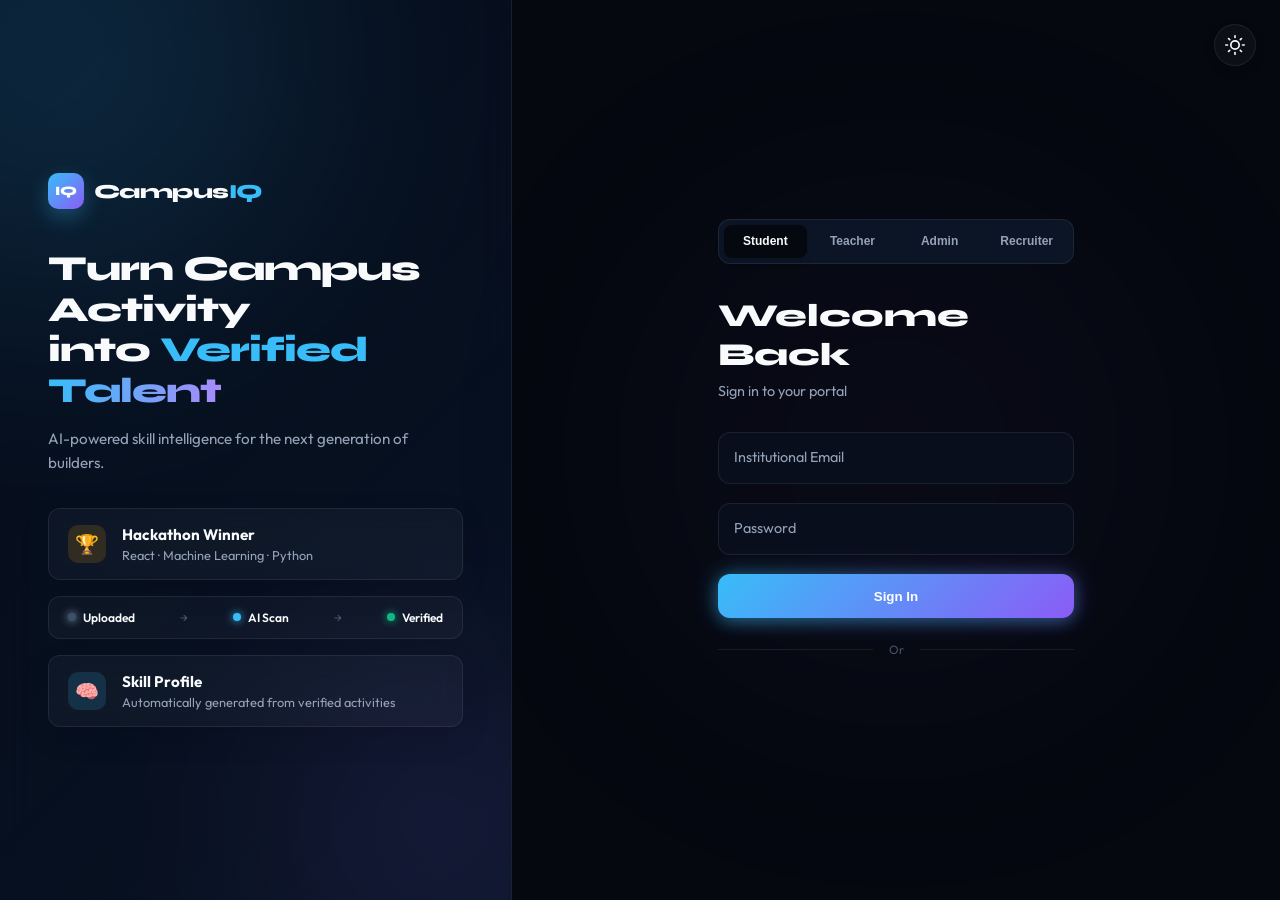
<file: recruiter.html>
<!DOCTYPE html>
<html lang="en">
<head>
<meta charset="UTF-8"><meta name="viewport" content="width=device-width,initial-scale=1.0">
<title>CampusIQ — Recruiter Portal</title>
<script src="theme.js"></script>
<link rel="stylesheet" href="shared.css">
<link rel="stylesheet" href="theme.css">
</head>
<body>
<div id="toast-wrap"></div>
<div class="app-shell">
  <header class="topbar">
    <div class="tb-brand"><div class="tb-brand-icon">IQ</div>Campus<em style="color:var(--cyan);font-style:normal;font-family:var(--font-h)">IQ</em></div>
    <div class="tb-right">
      <span class="tb-badge badge-recruiter">Recruiter</span>
      <div class="tb-user"><div class="avatar av-sm" id="tbAvatar" style="background:linear-gradient(135deg,#10B981,#38BDF8)"></div><span id="tbName"></span></div>
      <button id="theme-toggle" onclick="toggleTheme()" title="Toggle theme" aria-label="Toggle light/dark"></button>
      <button class="logout-btn" id="logoutBtn">Sign Out</button>
    </div>
  </header>
  <aside class="sidebar">
    <div class="sb-section">Talent Discovery</div>
    <div class="sb-item active" data-page="discover"><svg fill="none" stroke="currentColor" stroke-width="2" viewBox="0 0 24 24"><circle cx="11" cy="11" r="8"/><line x1="21" y1="21" x2="16.65" y2="16.65"/></svg>Discover Talent</div>
    <div class="sb-item" data-page="leaderboard"><svg fill="none" stroke="currentColor" stroke-width="2" viewBox="0 0 24 24"><polyline points="22 12 18 12 15 21 9 3 6 12 2 12"/></svg>Leaderboard</div>
    <div class="sb-item" data-page="skills"><svg fill="none" stroke="currentColor" stroke-width="2" viewBox="0 0 24 24"><path d="M12 2l3.09 6.26L22 9.27l-5 4.87 1.18 6.88L12 17.77l-6.18 3.25L7 14.14 2 9.27l6.91-1.01L12 2z"/></svg>Skill Map</div>
    <div class="sb-section">Jobs</div>
    <div class="sb-item" data-page="jobs"><svg fill="none" stroke="currentColor" stroke-width="2" viewBox="0 0 24 24"><rect x="2" y="7" width="20" height="14" rx="2"/><path d="M16 7V5a2 2 0 00-2-2h-4a2 2 0 00-2 2v2"/></svg>My Job Posts</div>
    <div class="sb-section">Research + Saved</div>
    <div class="sb-item" data-page="research"><svg fill="none" stroke="currentColor" stroke-width="2" viewBox="0 0 24 24"><circle cx="11" cy="11" r="8"/><path d="M21 21l-4.35-4.35"/></svg>Research Pool</div>
    <div class="sb-item" data-page="saved"><svg fill="none" stroke="currentColor" stroke-width="2" viewBox="0 0 24 24"><path d="M19 21l-7-5-7 5V5a2 2 0 012-2h10a2 2 0 012 2z"/></svg>Saved Profiles <span class="sb-badge" id="savedBadge" style="display:none">0</span></div>
  </aside>
  <main class="main-area" id="mainArea"></main>
</div>

<!-- PROFILE MODAL -->
<div class="modal-overlay" id="profileModal">
  <div class="modal-box" style="max-width:640px">
    <div class="modal-hdr"><span class="modal-title" id="pmTitle">Student Profile</span><button class="modal-close" id="closePmBtn">✕</button></div>
    <div id="pmBody" style="max-height:70vh;overflow-y:auto"></div>
  </div>
</div>

<!-- POST JOB MODAL -->
<div class="modal-overlay" id="jobModal">
  <div class="modal-box">
    <div class="modal-hdr"><span class="modal-title">📋 Post a Job</span><button class="modal-close" id="closeJobBtn">✕</button></div>
    <div class="form-row-2">
      <div class="form-group"><label>Job Title *</label><input class="form-control" id="jRole" placeholder="e.g. ML Engineer"></div>
      <div class="form-group"><label>Company *</label><input class="form-control" id="jCompany" placeholder="Your company"></div>
    </div>
    <div class="form-row-3">
      <div class="form-group"><label>Type</label><select class="form-control" id="jType"><option value="fulltime">Full-time</option><option value="internship">Internship</option><option value="contract">Contract</option></select></div>
      <div class="form-group"><label>CTC</label><input class="form-control" id="jCTC" placeholder="e.g. 15-20 LPA"></div>
      <div class="form-group"><label>Location</label><input class="form-control" id="jLoc" placeholder="Bangalore / Remote"></div>
    </div>
    <div class="form-row-2">
      <div class="form-group"><label>Deadline</label><input class="form-control" id="jDeadline" type="date"></div>
      <div class="form-group"><label>Required Skills (comma-separated)</label><input class="form-control" id="jSkills" placeholder="Python, ML, React"></div>
    </div>
    <div class="form-group"><label>Description</label><textarea class="form-control" id="jDesc" rows="2" placeholder="Role description…"></textarea></div>
    <button class="btn btn-primary w-full" id="saveJobBtn">Post Job</button>
  </div>
</div>

<script src="data.js"></script>
<script src="utils.js"></script>
<script>
'use strict';
seedIfEmpty();
const session   = Auth.guard('recruiter');
const recruiter = DB.getRecruiterByUserId(session.userId);
if (!recruiter) Auth.logout();

initTopbar(session);
document.getElementById('logoutBtn').addEventListener('click', () => Auth.logout());

// ── Saved badge ───────────────────────────────────────────
function refreshSavedBadge() {
  const saved = DB.getSaved(session.userId);
  const b     = document.getElementById('savedBadge');
  b.style.display = saved.length ? 'flex' : 'none';
  if (saved.length) b.textContent = saved.length;
}
refreshSavedBadge();

// ── Navigation ────────────────────────────────────────────
const PAGES = { discover:renderDiscover, leaderboard:renderLeaderboard, skills:renderSkills, jobs:renderJobs, research:renderResearch, saved:renderSaved };
function renderPage(p) { showLoading('mainArea'); setTimeout(()=>(PAGES[p]||renderDiscover)(), 80); }
setupNav(renderPage);

// ── Modals ────────────────────────────────────────────────
setupModal('profileModal', 'closePmBtn');
setupModal('jobModal',     'closeJobBtn');

// ── Helpers ───────────────────────────────────────────────
function enrichStudent(st) {
  const allAchs   = DB.getAchievements();
  const allAcad   = DB.getAcademic();
  const achievs   = allAchs.filter(a=>a.studentId===st.id&&a.status==='verified');
  const acRecs    = allAcad.filter(r=>r.studentId===st.id);
  const skills    = DB.getRawSkills(st.id);
  const readiness = DB.calcReadiness(st.id);
  const avgMark   = acRecs.length ? Math.round(acRecs.reduce((s,r)=>s+r.marks,0)/acRecs.length) : 0;
  const avgAtt    = acRecs.length ? Math.round(acRecs.reduce((s,r)=>s+r.attendance,0)/acRecs.length) : 0;
  return { ...st, achievs, acRecs, skills, readiness, avgMark, avgAtt };
}

function buildCard(st, idx, matchScore = null) {
  const e      = enrichStudent(st);
  const isSaved= DB.isSaved(session.userId, st.id);
  const g      = grad(idx);
  const rCol   = readinessColor(e.readiness);
  return `<div class="card animate-in">
    <div style="display:flex;align-items:flex-start;gap:0.85rem;margin-bottom:0.75rem">
      <div class="avatar av-lg" style="background:${g};flex-shrink:0">${getInitials(st.name)}</div>
      <div style="flex:1;min-width:0">
        <div style="font-family:var(--font-h);font-size:0.92rem;font-weight:800;color:var(--text)">${esc(st.name)}</div>
        <div class="text-xs text-muted">${esc(st.dept)} · Year ${st.year} · GPA ${st.gpa}</div>
        <div style="margin-top:0.3rem;display:flex;gap:0.4rem;align-items:center;flex-wrap:wrap">
          <span style="font-family:var(--font-h);font-size:1.15rem;font-weight:800;color:${rCol}">${e.readiness}</span>
          <span class="text-xs text-muted">/100</span>
          <span class="chip chip-emerald">${e.achievs.length} verified</span>
          ${matchScore!==null ? `<span class="chip chip-violet">🎯 ${matchScore}% match</span>` : ''}
        </div>
      </div>
      <div style="display:flex;flex-direction:column;gap:0.3rem;align-items:flex-end;flex-shrink:0">
        <button class="btn btn-sm ${isSaved?'btn-violet':'btn-secondary'} save-btn" data-sid="${esc(st.id)}">${isSaved?'★ Saved':'☆ Save'}</button>
        <button class="btn btn-sm btn-primary view-profile" data-sid="${esc(st.id)}">View Profile</button>
      </div>
    </div>
    <div style="display:flex;gap:1.5rem;margin-bottom:0.6rem;flex-wrap:wrap">
      ${[['Avg Marks',e.avgMark+'%',e.avgMark>=75?'var(--emerald)':e.avgMark>=60?'var(--cyan)':'var(--red)'],['Attendance',e.avgAtt+'%',e.avgAtt>=75?'var(--emerald)':'var(--red)'],['Achievements',e.achievs.length,'var(--violet)']].map(([l,v,c])=>`<div><div class="text-xs text-muted">${l}</div><div style="font-weight:700;font-size:0.85rem;color:${c}">${v}</div></div>`).join('')}
    </div>
    <div class="skill-tags">${e.skills.slice(0,8).map((s,i)=>`<span class="skill-tag ${['','violet','emerald','amber'][i%4]}">${esc(s)}</span>`).join('')||'<span class="text-xs text-muted">No verified skills</span>'}</div>
  </div>`;
}

function attachCardEvents(container) {
  container.querySelectorAll('.save-btn').forEach(btn => {
    btn.addEventListener('click', () => {
      const saved = DB.toggleSaved(session.userId, btn.dataset.sid);
      showToast(saved ? 'Profile saved ★' : 'Removed from saved');
      refreshSavedBadge();
      btn.className = `btn btn-sm ${saved?'btn-violet':'btn-secondary'} save-btn`;
      btn.textContent = saved ? '★ Saved' : '☆ Save';
    });
  });
  container.querySelectorAll('.view-profile').forEach(btn => {
    btn.addEventListener('click', () => openProfile(btn.dataset.sid));
  });
}

// ═══════════════════════════════════════════════════════
// DISCOVER
// ═══════════════════════════════════════════════════════
let _discoverFilters = { q:'', dept:'all', minScore:0, skillFilter:'', jobId:'' };

function renderDiscover() {
  const students = DB.getStudents();
  const depts    = [...new Set(students.map(s=>s.dept))].sort();
  const f        = _discoverFilters;

  document.getElementById('mainArea').innerHTML = `
  <div class="page-hdr animate-in">
    <div class="page-hdr-left"><h2>Discover Talent</h2><p>${students.length} student profiles</p></div>
  </div>
  <div class="card animate-in anim-delay-1" style="margin-bottom:1rem">
    <div style="display:flex;gap:0.6rem;flex-wrap:wrap;align-items:center">
      <div class="search-wrap" style="flex:1;min-width:200px">
        <svg fill="none" stroke="currentColor" stroke-width="2" viewBox="0 0 24 24"><circle cx="11" cy="11" r="8"/><line x1="21" y1="21" x2="16.65" y2="16.65"/></svg>
        <input type="text" id="searchQ" placeholder="Search name, skill, achievement…" value="${esc(f.q)}" oninput="_discoverFilters.q=this.value;applyFilters()">
      </div>
      <select class="form-control" style="width:auto" id="deptSel" onchange="_discoverFilters.dept=this.value;applyFilters()">
        <option value="all">All Depts</option>
        ${depts.map(d=>`<option value="${esc(d)}" ${f.dept===d?'selected':''}>${esc(d)}</option>`).join('')}
      </select>
      <select class="form-control" style="width:auto" id="minSel" onchange="_discoverFilters.minScore=parseInt(this.value);applyFilters()">
        <option value="0" ${f.minScore===0?'selected':''}>Any Readiness</option>
        <option value="60" ${f.minScore===60?'selected':''}>60+</option>
        <option value="75" ${f.minScore===75?'selected':''}>75+</option>
        <option value="85" ${f.minScore===85?'selected':''}>85+</option>
      </select>
      <select class="form-control" style="width:auto" id="jobMatch" onchange="_discoverFilters.jobId=this.value;applyFilters()">
        <option value="">Any Job</option>
        ${DB.getJobsByRecruiter(session.userId).filter(j=>j.status==='open').map(j=>`<option value="${esc(j.id)}" ${f.jobId===j.id?'selected':''}>Match: ${esc(j.role)}</option>`).join('')}
      </select>
      ${f.q||f.dept!=='all'||f.minScore>0||f.jobId?`<button class="btn btn-secondary btn-sm" id="clearFiltersBtn">Clear</button>`:''}
    </div>
  </div>
  <div id="studentGrid" style="display:grid;grid-template-columns:1fr 1fr;gap:0.85rem"></div>`;

  document.getElementById('clearFiltersBtn')?.addEventListener('click', () => {
    _discoverFilters = { q:'', dept:'all', minScore:0, skillFilter:'', jobId:'' };
    renderDiscover();
  });
  applyFilters();
}

function applyFilters() {
  const f       = _discoverFilters;
  const job     = f.jobId ? DB.getJobById(f.jobId) : null;
  const reqSkills = job ? job.skills : [];

  const filtered = DB.rankStudents(reqSkills).filter(st => {
    if (st.readiness < f.minScore) return false;
    if (f.dept !== 'all' && st.dept !== f.dept) return false;
    if (!f.q) return true;
    const q     = f.q.toLowerCase();
    const skills= DB.getRawSkills(st.id).join(' ').toLowerCase();
    const achs  = DB.getAchievementsByStudent(st.id).map(a=>a.title+' '+(a.org||'')).join(' ').toLowerCase();
    return st.name.toLowerCase().includes(q) || skills.includes(q) || achs.includes(q) || st.dept.toLowerCase().includes(q);
  });

  const grid = document.getElementById('studentGrid');
  if (!grid) return;
  if (!filtered.length) {
    grid.innerHTML = '<div class="card" style="grid-column:span 2"><div class="empty-state"><div class="ico">🔍</div><p>No students match your filters.</p></div></div>';
    return;
  }
  grid.innerHTML = filtered.map((st,i) => buildCard(st, i, reqSkills.length ? st.matchScore : null)).join('');
  attachCardEvents(grid);
}

// ═══════════════════════════════════════════════════════
// PROFILE MODAL
// ═══════════════════════════════════════════════════════
function openProfile(sid) {
  const st = DB.getStudentById(sid);
  if (!st) return;
  const e       = enrichStudent(st);
  const isSaved = DB.isSaved(session.userId, sid);
  const bd      = DB.getReadinessBreakdown(sid);
  const rCol    = readinessColor(e.readiness);
  const mapped  = DB.getMappedSkills(sid);

  document.getElementById('pmTitle').textContent = `${st.name} — Full Profile`;
  document.getElementById('pmBody').innerHTML = `
    <div style="display:flex;align-items:center;gap:1rem;margin-bottom:1.2rem;padding-bottom:1rem;border-bottom:1px solid var(--b2)">
      <div class="avatar av-xl" style="background:${grad(DB.getStudents().findIndex(s=>s.id===sid))}">${getInitials(st.name)}</div>
      <div style="flex:1">
        <div style="font-family:var(--font-h);font-size:1.1rem;font-weight:800">${esc(st.name)}</div>
        <div class="text-xs text-muted">${esc(st.dept)} · Year ${st.year} · ${esc(st.rollNo)}</div>
        <div style="margin-top:0.4rem;display:flex;gap:0.4rem;align-items:center">
          <span style="font-family:var(--font-h);font-size:1.5rem;font-weight:800;color:${rCol}">${e.readiness}</span>
          <span class="text-xs text-muted">/100 Industry Readiness</span>
        </div>
      </div>
    </div>
    <!-- Stats -->
    <div class="grid-3" style="margin-bottom:1rem">
      ${[['GPA',st.gpa,'var(--cyan)'],['Avg Marks',e.avgMark+'%',e.avgMark>=75?'var(--emerald)':'var(--amber)'],['Attendance',e.avgAtt+'%',e.avgAtt>=75?'var(--emerald)':'var(--red)']].map(([l,v,c])=>`
      <div style="text-align:center;padding:0.7rem;background:var(--b3);border-radius:8px;border:1px solid var(--b2)">
        <div class="text-xs text-muted">${l}</div>
        <div style="font-family:var(--font-h);font-size:1.15rem;font-weight:800;color:${c};margin-top:0.2rem">${v}</div>
      </div>`).join('')}
    </div>
    <!-- Readiness breakdown -->
    <div style="margin-bottom:1rem">
      <div class="card-title">⚡ Readiness Breakdown</div>
      ${[['Base',bd.base,20],['Achievements',bd.achievements,25],['Academics',bd.academics,25],['Attendance',bd.attendance,15],['Skill Diversity',bd.skills,15]].map(([l,v,max])=>`
      <div style="margin-bottom:0.45rem">
        <div class="progress-label" style="font-size:0.72rem"><span>${l}</span><span>${v}/${max}</span></div>
        ${progressBar(v, max)}
      </div>`).join('')}
    </div>
    <!-- Skills -->
    ${mapped.length?`<div style="margin-bottom:1rem">
      <div class="card-title">🧠 Verified Skills</div>
      <div class="skill-tags">${mapped.slice(0,16).map((s,i)=>`<span class="skill-tag ${['','violet','emerald','amber'][i%4]}">${esc(s)}</span>`).join('')}</div>
    </div>`:''}
    <!-- Achievements -->
    ${e.achievs.length?`<div style="margin-bottom:1rem">
      <div class="card-title">🏆 Verified Achievements (${e.achievs.length})</div>
      ${e.achievs.map(a=>`<div style="padding:0.5rem 0.65rem;background:var(--b3);border-radius:7px;border:1px solid var(--b2);margin-bottom:0.4rem">
        <div style="font-size:0.82rem;font-weight:600">${esc(a.title)}</div>
        <div class="text-xs text-muted">${esc(a.org||'')} · ${a.date||'—'}</div>
        ${(a.skills||[]).length?`<div class="skill-tags" style="margin-top:0.3rem">${a.skills.map(s=>`<span class="skill-tag">${esc(s)}</span>`).join('')}</div>`:''}
      </div>`).join('')}
    </div>`:''}
    <!-- Academics -->
    ${e.acRecs.length?`<div style="margin-bottom:1rem">
      <div class="card-title">📚 Academic Snapshot</div>
      <div class="tbl-wrap"><table>
        <thead><tr><th>Subject</th><th>Sem</th><th>Marks</th><th>Attendance</th></tr></thead>
        <tbody>${e.acRecs.map(r=>`<tr>
          <td>${esc(r.subject)}</td>
          <td class="text-xs">${esc(r.semester)}</td>
          <td style="color:${r.marks>=75?'var(--emerald)':r.marks>=60?'var(--cyan)':'var(--red)'};font-weight:600">${r.marks}%</td>
          <td style="color:${r.attendance>=75?'var(--emerald)':'var(--red)'};font-weight:600">${r.attendance}%</td>
        </tr>`).join('')}</tbody>
      </table></div>
    </div>`:''}
    <div style="display:flex;gap:0.5rem;flex-wrap:wrap">
      <button class="btn btn-primary" style="flex:1" id="pmExpressBtn">📧 Express Interest</button>
      <button class="btn ${isSaved?'btn-violet':'btn-secondary'}" id="pmSaveBtn" data-sid="${esc(sid)}">${isSaved?'★ Saved':'☆ Save'}</button>
    </div>`;

  animateBars(document.getElementById('pmBody'));
  openModal('profileModal');

  document.getElementById('pmExpressBtn').addEventListener('click', () => {
    showToast('Interest sent! 📧', 'Institution will forward your message.');
    closeModal('profileModal');
  });
  document.getElementById('pmSaveBtn').addEventListener('click', e => {
    const saved = DB.toggleSaved(session.userId, sid);
    e.target.className = `btn ${saved?'btn-violet':'btn-secondary'}`;
    e.target.textContent = saved ? '★ Saved' : '☆ Save';
    showToast(saved ? 'Profile saved ★' : 'Removed from saved');
    refreshSavedBadge();
  });
}
window.openProfile = openProfile;

// ═══════════════════════════════════════════════════════
// LEADERBOARD
// ═══════════════════════════════════════════════════════
function renderLeaderboard() {
  const ranked  = DB.rankStudents();
  const MEDALS  = ['🥇','🥈','🥉'];

  document.getElementById('mainArea').innerHTML = `
  <div class="page-hdr animate-in"><div class="page-hdr-left"><h2>🏆 Talent Leaderboard</h2><p>Ranked by Industry Readiness Score · ${ranked.length} students</p></div></div>
  <div style="display:grid;grid-template-columns:repeat(3,1fr);gap:0.75rem;margin-bottom:1.25rem" class="animate-in anim-delay-1">
    ${ranked.slice(0,3).map((st,i)=>{
      const rCol = readinessColor(st.readiness);
      const border= i===0?'rgba(245,158,11,0.5)':i===1?'rgba(192,192,192,0.4)':'rgba(205,127,50,0.4)';
      const skills= DB.getRawSkills(st.id);
      return `<div class="card" style="text-align:center;padding:1.2rem 1rem;border-color:${border}">
        <div style="font-size:2rem;margin-bottom:0.4rem">${MEDALS[i]}</div>
        <div class="avatar av-lg" style="background:${grad(i)};margin:0 auto 0.5rem">${getInitials(st.name)}</div>
        <div style="font-family:var(--font-h);font-weight:800;font-size:0.88rem">${esc(st.name)}</div>
        <div class="text-xs text-muted" style="margin-bottom:0.3rem">${esc(st.dept)} · Y${st.year}</div>
        <div style="font-family:var(--font-h);font-size:1.7rem;font-weight:800;color:${rCol}">${st.readiness}</div>
        <div class="text-xs text-muted" style="margin-bottom:0.4rem">readiness</div>
        <div class="skill-tags" style="justify-content:center">${skills.slice(0,3).map(s=>`<span class="skill-tag">${esc(s)}</span>`).join('')}</div>
        <button class="btn btn-primary btn-sm w-full" style="margin-top:0.6rem" data-sid="${esc(st.id)}">View Profile</button>
      </div>`;
    }).join('')}
  </div>
  <div class="card animate-in anim-delay-2">
    <div class="card-title">📋 Full Rankings</div>
    <div class="tbl-wrap"><table>
      <thead><tr><th>#</th><th>Student</th><th>Dept</th><th>Readiness</th><th>Verified</th><th>GPA</th><th>Top Skills</th><th>Action</th></tr></thead>
      <tbody>${ranked.map((st,i)=>{
        const rCol = readinessColor(st.readiness);
        const skills= DB.getRawSkills(st.id);
        const v     = DB.getAchievements().filter(a=>a.studentId===st.id&&a.status==='verified').length;
        return `<tr>
          <td style="font-weight:800;color:var(--muted)">${i<3?MEDALS[i]:'#'+(i+1)}</td>
          <td><div style="display:flex;align-items:center;gap:0.4rem"><div class="avatar av-sm" style="background:${grad(i)};flex-shrink:0">${getInitials(st.name)}</div><strong>${esc(st.name)}</strong></div></td>
          <td><span class="chip chip-cyan">${esc(st.dept)}</span></td>
          <td><span style="font-family:var(--font-h);font-weight:800;color:${rCol}">${st.readiness}</span></td>
          <td><span class="chip chip-emerald">${v}</span></td>
          <td style="color:var(--cyan);font-weight:600">${st.gpa}</td>
          <td><div class="skill-tags">${skills.slice(0,3).map(s=>`<span class="skill-tag">${esc(s)}</span>`).join('')||'<span class="text-xs text-muted">—</span>'}</div></td>
          <td><button class="btn btn-xs btn-primary view-profile" data-sid="${esc(st.id)}">View</button></td>
        </tr>`;
      }).join('')}</tbody>
    </table></div>
  </div>`;

  document.querySelectorAll('.view-profile, [data-sid]').forEach(btn => {
    btn.addEventListener('click', () => openProfile(btn.dataset.sid));
  });
}

// ═══════════════════════════════════════════════════════
// SKILL MAP
// ═══════════════════════════════════════════════════════
function renderSkills() {
  const achievs   = DB.getAchievements().filter(a=>a.status==='verified');
  const freq      = {};
  achievs.forEach(a=>(a.skills||[]).forEach(s=>{freq[s]=(freq[s]||0)+1;}));
  const sorted    = Object.entries(freq).sort((a,b)=>b[1]-a[1]);
  const students  = DB.getStudents();
  const deptDist  = {};
  students.forEach(st=>{deptDist[st.dept]=(deptDist[st.dept]||0)+1;});
  const allAchs   = DB.getAchievements(), allAcad = DB.getAcademic();
  let high=0,med=0,low=0;
  students.forEach(st=>{const r=DB.calcReadiness(st.id);if(r>=80)high++;else if(r>=60)med++;else low++;});

  document.getElementById('mainArea').innerHTML = `
  <div class="page-hdr animate-in"><div class="page-hdr-left"><h2>Campus Skill Map</h2><p>Intelligence from ${achievs.length} verified achievements</p></div></div>
  <div class="grid-2 animate-in anim-delay-1">
    <div class="card">
      <div class="card-title">🔥 Top Skills in Demand</div>
      ${sorted.slice(0,10).map(([skill,count],i)=>`<div style="margin-bottom:0.6rem">
        <div class="progress-label"><span style="font-size:0.78rem">${esc(skill)}</span><span style="font-size:0.78rem;font-weight:700;color:var(--cyan)">${count}</span></div>
        ${progressBar(count, sorted[0]?.[1]||1, ['linear-gradient(90deg,var(--cyan),var(--violet))','linear-gradient(90deg,var(--emerald),var(--cyan))','linear-gradient(90deg,var(--amber),var(--emerald))','linear-gradient(90deg,var(--pink),var(--violet))'][i%4])}
      </div>`).join('')||'<div class="text-xs text-muted">No verified skills yet</div>'}
    </div>
    <div style="display:flex;flex-direction:column;gap:0.85rem">
      <div class="card">
        <div class="card-title">📊 Readiness Distribution</div>
        <div style="display:grid;grid-template-columns:repeat(3,1fr);gap:0.5rem">
          ${[['🟢 High','80+',high,'var(--emerald)'],['🟡 Med','60–79',med,'var(--amber)'],['🔴 Low','<60',low,'var(--red)']].map(([l,r,v,c])=>`
          <div style="text-align:center;background:var(--b3);border-radius:8px;padding:0.65rem 0.3rem">
            <div class="text-xs text-muted">${l}</div><div class="text-xs text-muted">${r}</div>
            <div style="font-family:var(--font-h);font-size:1.4rem;font-weight:800;color:${c}">${v}</div>
          </div>`).join('')}
        </div>
      </div>
      <div class="card">
        <div class="card-title">🏫 By Department</div>
        ${Object.entries(deptDist).map(([dept,count])=>`<div style="margin-bottom:0.45rem">
          <div class="progress-label"><span>${esc(dept)}</span><span>${count}</span></div>
          ${progressBar(count, students.length, 'linear-gradient(90deg,var(--cyan),var(--violet))')}
        </div>`).join('')}
      </div>
    </div>
  </div>
  <div class="card mt-2 animate-in anim-delay-2">
    <div class="card-title">🧩 All Verified Skills (${sorted.length})</div>
    <div class="skill-tags">${sorted.map(([s,c],i)=>`<span class="skill-tag ${['','violet','emerald','amber'][i%4]}" style="font-size:${Math.min(0.62+c*0.06,0.9)}rem" title="${c} students">${esc(s)} <span style="opacity:0.55;font-size:0.58rem">${c}</span></span>`).join('')||'<span class="text-xs text-muted">None</span>'}</div>
    <div class="text-xs text-muted" style="margin-top:0.5rem">Sizes reflect frequency · Verified achievements only</div>
  </div>`;
  animateBars();
}

// ═══════════════════════════════════════════════════════
// MY JOBS
// ═══════════════════════════════════════════════════════
function renderJobs() {
  const jobs = DB.getJobsByRecruiter(session.userId);
  document.getElementById('mainArea').innerHTML = `
  <div class="page-hdr animate-in">
    <div class="page-hdr-left"><h2>My Job Posts (${jobs.length})</h2></div>
    <div class="page-actions"><button class="btn btn-primary" id="postJobBtn">+ Post Job</button></div>
  </div>
  ${jobs.length?`<div style="display:flex;flex-direction:column;gap:0.75rem animate-in anim-delay-1">
    ${jobs.map(j=>`<div class="card animate-in">
      <div style="display:flex;justify-content:space-between;gap:1rem;flex-wrap:wrap">
        <div style="flex:1">
          <div style="font-family:var(--font-h);font-size:0.9rem;font-weight:800">${esc(j.role)}</div>
          <div class="text-xs text-muted">${esc(j.company)} · ${esc(j.location)} · ${esc(j.ctc)} · ${j.type}</div>
          <div class="skill-tags mt-1">${(j.skills||[]).map(s=>`<span class="skill-tag">${esc(s)}</span>`).join('')}</div>
          ${j.desc?`<div class="text-sm" style="color:var(--text2);margin-top:0.3rem">${esc(j.desc)}</div>`:''}
          <div class="text-xs text-muted mt-1">Deadline: ${j.deadline||'—'}</div>
        </div>
        <div style="display:flex;flex-direction:column;align-items:flex-end;gap:0.3rem;flex-shrink:0">
          <span class="chip ${j.status==='open'?'chip-emerald':'chip-gray'}">${j.status==='open'?'🟢 Open':'Closed'}</span>
          <div style="display:flex;gap:0.3rem;margin-top:auto">
            ${j.status==='open'?`<button class="btn btn-xs btn-secondary match-job" data-jid="${esc(j.id)}" data-jrole="${esc(j.role)}">Match Talent</button>
            <button class="btn btn-xs btn-danger close-job" data-jid="${esc(j.id)}">Close</button>`:''}
          </div>
        </div>
      </div>
    </div>`).join('')}
  </div>` : `<div class="card animate-in"><div class="empty-state"><div class="ico">💼</div><p>No job posts yet. Post your first role!</p></div></div>`}`;

  document.getElementById('postJobBtn').addEventListener('click', () => openModal('jobModal'));
  document.querySelectorAll('.close-job').forEach(btn => btn.addEventListener('click', () => {
    if (!confirm('Close this job posting?')) return;
    DB.closeJob(btn.dataset.jid); showToast('Job closed'); renderJobs();
  }));
  document.querySelectorAll('.match-job').forEach(btn => btn.addEventListener('click', () => {
    _discoverFilters.jobId = btn.dataset.jid;
    document.querySelector('[data-page="discover"]').click();
    showToast(`Showing talent matched for: ${btn.dataset.jrole}`, '', 'info');
  }));
}

document.getElementById('saveJobBtn').addEventListener('click', async () => {
  const btn = document.getElementById('saveJobBtn');
  btn.disabled = true; btn.textContent = 'Posting…';
  try {
    await asyncOp(() => DB.addJob({
      recruiterId: session.userId,
      company:     recruiter.company || DB.getUserById(session.userId)?.name || session.name,
      role:        document.getElementById('jRole').value,
      type:        document.getElementById('jType').value,
      ctc:         document.getElementById('jCTC').value,
      location:    document.getElementById('jLoc').value,
      deadline:    document.getElementById('jDeadline').value,
      skills:      document.getElementById('jSkills').value.split(',').map(s=>s.trim()).filter(Boolean),
      desc:        document.getElementById('jDesc').value,
    }));
    showToast('Job posted! ✓');
    closeModal('jobModal');
    ['jRole','jCTC','jLoc','jDeadline','jSkills','jDesc'].forEach(id=>document.getElementById(id).value='');
    renderJobs();
  } catch(e) { showToast(e.message,'','error'); }
  finally { btn.disabled=false; btn.textContent='Post Job'; }
});

// ═══════════════════════════════════════════════════════
// RESEARCH
// ═══════════════════════════════════════════════════════
function renderResearch() {
  const research = DB.getResearch().filter(r=>r.status==='published');
  document.getElementById('mainArea').innerHTML = `
  <div class="page-hdr animate-in"><div class="page-hdr-left"><h2>Research Pool</h2><p>${research.length} published papers</p></div></div>
  <div style="display:flex;flex-direction:column;gap:0.75rem">
    ${research.map(r=>{
      const t=DB.getTeachers().find(x=>x.id===r.teacherId);
      return `<div class="card animate-in">
        <div style="display:flex;justify-content:space-between;gap:1rem;flex-wrap:wrap">
          <div style="flex:1">
            <div style="font-family:var(--font-h);font-size:0.9rem;font-weight:800;margin-bottom:0.3rem">${esc(r.title)}</div>
            <div class="text-xs text-muted">by ${esc(t?.name||'Unknown')} · ${esc(r.journal)} · ${r.year}</div>
            ${r.doi?`<div class="text-xs" style="color:var(--cyan)">DOI: ${esc(r.doi)}</div>`:''}
            ${r.abstract?`<div class="text-sm" style="color:var(--text2);margin-top:0.35rem;line-height:1.6">${esc(r.abstract)}</div>`:''}
            ${r.coAuthors?.length?`<div class="text-xs text-muted mt-1">Co-authors: ${r.coAuthors.map(esc).join(', ')}</div>`:''}
          </div>
          <div style="display:flex;flex-direction:column;align-items:flex-end;gap:0.3rem;flex-shrink:0">
            <span class="status-verified">✓ Published</span>
            ${r.citations?`<span class="chip chip-cyan">📖 ${r.citations}</span>`:''}
          </div>
        </div>
      </div>`;
    }).join('')||`<div class="card"><div class="empty-state"><div class="ico">📄</div><p>No published research yet.</p></div></div>`}
  </div>`;
}

// ═══════════════════════════════════════════════════════
// SAVED PROFILES
// ═══════════════════════════════════════════════════════
function renderSaved() {
  const savedIds     = DB.getSaved(session.userId).map(s=>s.studentId);
  const savedStudents= DB.getStudents().filter(s=>savedIds.includes(s.id));
  document.getElementById('mainArea').innerHTML = `
  <div class="page-hdr animate-in"><div class="page-hdr-left"><h2>Saved Profiles (${savedStudents.length})</h2><p>Your shortlisted candidates</p></div></div>
  ${savedStudents.length
    ? `<div style="display:grid;grid-template-columns:1fr 1fr;gap:0.85rem">${savedStudents.map((st,i)=>buildCard(st,i)).join('')}</div>`
    : `<div class="card animate-in"><div class="empty-state"><div class="ico">★</div><p>No saved profiles yet. Browse Discover Talent and save candidates.</p></div></div>`}`;

  if (savedStudents.length) attachCardEvents(document.getElementById('mainArea'));
}

// ── INIT ─────────────────────────────────────────────────
renderPage('discover');
</script>
</body>
</html>
</file>
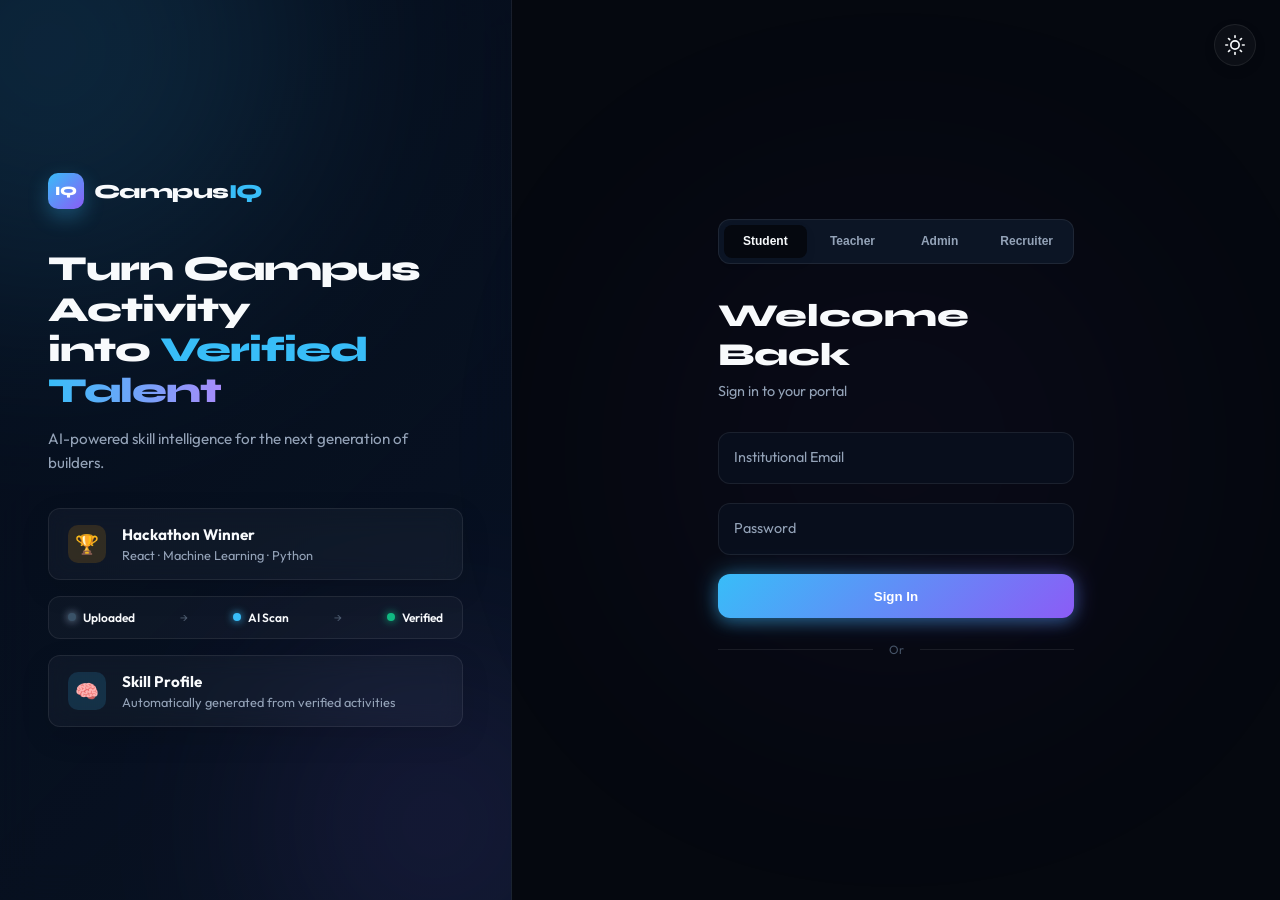
<file: student.html>
<!DOCTYPE html>
<html lang="en">
<head>
<meta charset="UTF-8"><meta name="viewport" content="width=device-width,initial-scale=1.0">
<title>CampusIQ — Student Portal</title>
<script src="theme.js"></script>
<link rel="stylesheet" href="shared.css">
<link rel="stylesheet" href="theme.css">
</head>
<body>
<div id="toast-wrap"></div>
<div class="app-shell">
  <header class="topbar">
    <div class="tb-brand"><div class="tb-brand-icon">IQ</div>Campus<em style="color:var(--cyan);font-style:normal;font-family:var(--font-h)">IQ</em></div>
    <div class="tb-right">
      <span class="tb-badge badge-student">Student</span>
      <div class="notif-bell" id="notifBtn" title="Notifications">
        <svg width="14" height="14" fill="none" stroke="currentColor" stroke-width="2" viewBox="0 0 24 24"><path d="M18 8A6 6 0 006 8c0 7-3 9-3 9h18s-3-2-3-9"/><path d="M13.73 21a2 2 0 01-3.46 0"/></svg>
        <span class="notif-dot" id="nDot" style="display:none"></span>
      </div>
      <div class="tb-user"><div class="avatar av-sm" id="tbAvatar" style="background:linear-gradient(135deg,#38BDF8,#8B5CF6)"></div><span id="tbName"></span></div>
      <button id="theme-toggle" onclick="toggleTheme()" title="Toggle theme" aria-label="Toggle light/dark"></button>
      <button class="logout-btn" id="logoutBtn">Sign Out</button>
    </div>
  </header>
  <aside class="sidebar">
    <div class="sb-section">Academic</div>
    <div class="sb-item active" data-page="overview"><svg fill="none" stroke="currentColor" stroke-width="2" viewBox="0 0 24 24"><rect x="3" y="3" width="7" height="7"/><rect x="14" y="3" width="7" height="7"/><rect x="3" y="14" width="7" height="7"/><rect x="14" y="14" width="7" height="7"/></svg>Dashboard</div>
    <div class="sb-item" data-page="academics"><svg fill="none" stroke="currentColor" stroke-width="2" viewBox="0 0 24 24"><path d="M2 3h6a4 4 0 014 4v14a3 3 0 00-3-3H2z"/><path d="M22 3h-6a4 4 0 00-4 4v14a3 3 0 013-3h7z"/></svg>My Academics</div>
    <div class="sb-section">Portfolio</div>
    <div class="sb-item" data-page="achievements"><svg fill="none" stroke="currentColor" stroke-width="2" viewBox="0 0 24 24"><circle cx="12" cy="8" r="6"/><path d="M15.477 12.89L17 22l-5-3-5 3 1.523-9.11"/></svg>Achievements <span class="sb-badge" id="pendBadge" style="display:none">!</span></div>
    <div class="sb-item" data-page="skills"><svg fill="none" stroke="currentColor" stroke-width="2" viewBox="0 0 24 24"><path d="M12 2l3.09 6.26L22 9.27l-5 4.87 1.18 6.88L12 17.77l-6.18 3.25L7 14.14 2 9.27l6.91-1.01L12 2z"/></svg>Skill Profile</div>
    <div class="sb-item" data-page="profile"><svg fill="none" stroke="currentColor" stroke-width="2" viewBox="0 0 24 24"><path d="M20 21v-2a4 4 0 00-4-4H8a4 4 0 00-4 4v2"/><circle cx="12" cy="7" r="4"/></svg>My Profile</div>
  </aside>
  <main class="main-area" id="mainArea"></main>
</div>

<!-- UPLOAD ACHIEVEMENT MODAL -->
<div class="modal-overlay" id="uploadModal">
  <div class="modal-box">
    <div class="modal-hdr"><span class="modal-title">📤 Upload Achievement</span><button class="modal-close" id="closeUploadBtn">✕</button></div>
    <div class="form-row-2">
      <div class="form-group"><label>Title *</label><input class="form-control" id="aTitle" placeholder="e.g. HackIndia 2025 — 1st Place"></div>
      <div class="form-group"><label>Organisation / Platform</label><input class="form-control" id="aOrg" placeholder="e.g. HackIndia"></div>
    </div>
    <div class="form-row-2">
      <div class="form-group"><label>Type</label>
        <select class="form-control" id="aType">
          <option value="hackathon">Hackathon</option><option value="ideathon">Ideathon</option>
          <option value="certification">Certification</option><option value="research">Research / Paper</option>
          <option value="competition">Competition</option><option value="project">Project</option>
          <option value="internship">Internship</option><option value="other">Other</option>
        </select>
      </div>
      <div class="form-group"><label>Date</label><input class="form-control" id="aDate" type="date"></div>
    </div>
    <div class="form-group"><label>Skills Demonstrated (comma-separated)</label><input class="form-control" id="aSkills" placeholder="e.g. React, Machine Learning, Python"></div>
    <div class="form-group"><label>Description</label><textarea class="form-control" id="aDesc" rows="3" placeholder="Describe your achievement…"></textarea></div>
    <button class="btn btn-primary w-full" id="submitAchBtn">Submit for Verification</button>
  </div>
</div>

<script src="data.js"></script>
<script src="utils.js"></script>
<script>
'use strict';
seedIfEmpty();
const session = Auth.guard('student');
const student = DB.getStudentByUserId(session.userId);
if (!student) Auth.logout();

initTopbar(session);
document.getElementById('logoutBtn').addEventListener('click', () => Auth.logout());

// ── Notification dot ─────────────────────────────────────
function refreshNotifDot() {
  const unread = DB.getNotifications(session.userId).filter(n => !n.read).length;
  document.getElementById('nDot').style.display = unread ? 'block' : 'none';
}
document.getElementById('notifBtn').addEventListener('click', () => {
  DB.markNotifsRead(session.userId);
  refreshNotifDot();
  showToast('All notifications read', '', 'info');
});

// ── Pending badge ─────────────────────────────────────────
function refreshPendBadge() {
  const n = DB.getAchievementsByStudent(student.id).filter(a => a.status === 'pending').length;
  const b = document.getElementById('pendBadge');
  b.style.display = n ? 'flex' : 'none';
  if (n) b.textContent = n;
}

// ── Navigation ────────────────────────────────────────────
const PAGES = { overview:renderOverview, academics:renderAcademics, achievements:renderAchievements, skills:renderSkills, profile:renderProfile };
function renderPage(page) { showLoading('mainArea'); setTimeout(() => (PAGES[page]||renderOverview)(), 80); }
setupNav(renderPage);

// ═══════════════════════════════════════════════════════
// OVERVIEW
// ═══════════════════════════════════════════════════════
function renderOverview() {
  const achievs  = DB.getAchievementsByStudent(student.id);
  const acRecs   = DB.getStudentAcademic(student.id);
  const readiness = DB.calcReadiness(student.id);
  const bd        = DB.getReadinessBreakdown(student.id);
  const weakAreas = DB.getWeakAreas(student.id);
  const risk      = DB.getRiskLevel(student.id);
  const verified  = achievs.filter(a => a.status === 'verified');
  const avgMark   = acRecs.length ? Math.round(acRecs.reduce((s,r)=>s+r.marks,0)/acRecs.length) : 0;
  const avgAtt    = acRecs.length ? Math.round(acRecs.reduce((s,r)=>s+r.attendance,0)/acRecs.length) : 0;

  document.getElementById('mainArea').innerHTML = `
  <div class="page-hdr animate-in">
    <div class="page-hdr-left"><h2>Dashboard</h2><p>Welcome back, ${esc(session.name.split(' ')[0])}!</p></div>
    <div class="page-actions"><button class="btn btn-primary" id="openUploadBtn">+ Upload Achievement</button></div>
  </div>
  <div class="grid-4 animate-in anim-delay-1">
    ${[
      ['Readiness Score', readiness+'/100', readinessColor(readiness), '⚡'],
      ['Verified', verified.length, 'var(--emerald)', '🏆'],
      ['Avg Marks', avgMark+'%', avgMark>=75?'var(--emerald)':avgMark>=60?'var(--cyan)':'var(--red)', '📊'],
      ['Attendance', avgAtt+'%', avgAtt>=75?'var(--emerald)':'var(--red)', '📅'],
    ].map(([l,v,c,i]) => `<div class="stat-card">
      <div class="stat-icon" style="background:${c}22">${i}</div>
      <div class="stat-label">${l}</div>
      <div class="stat-val" style="color:${c}">${v}</div>
    </div>`).join('')}
  </div>

  <div class="grid-2 mt-2 animate-in anim-delay-2">
    <!-- Readiness Breakdown -->
    <div class="card">
      <div class="card-title">⚡ Readiness Breakdown</div>
      ${[['Base', bd.base, 20], ['Achievements', bd.achievements, 25], ['Academics', bd.academics, 25], ['Attendance', bd.attendance, 15], ['Skill Diversity', bd.skills, 15]].map(([l,v,max]) => `
      <div style="margin-bottom:0.6rem">
        <div class="progress-label"><span>${l}</span><span style="color:var(--cyan)">${v}/${max}</span></div>
        ${progressBar(v, max)}
      </div>`).join('')}
      <div class="divider"></div>
      <div style="display:flex;justify-content:space-between;align-items:center">
        <span class="text-sm text-muted">Total Score</span>
        <span style="font-family:var(--font-h);font-size:1.4rem;font-weight:800;color:${readinessColor(readiness)}">${readiness}/100</span>
      </div>
    </div>

    <!-- Risk + Weak Areas -->
    <div class="card">
      <div class="card-title">📊 Performance Prediction</div>
      <div style="display:flex;align-items:center;gap:0.6rem;margin-bottom:0.85rem">
        ${riskChip(risk)}
        <span class="text-xs text-muted">${risk==='low'?'Keep it up!':risk==='medium'?'Some areas need attention':'Immediate action needed'}</span>
      </div>
      ${weakAreas.length ? `
      <div class="text-xs text-muted mb-1" style="font-weight:600;text-transform:uppercase;letter-spacing:0.05em">⚠ Weak Areas</div>
      <div class="tbl-wrap"><table>
        <thead><tr><th>Subject</th><th>Issue</th><th>Value</th><th>Target</th></tr></thead>
        <tbody>${weakAreas.map(w=>`<tr>
          <td><strong>${esc(w.subject)}</strong></td>
          <td>${w.type==='marks'?'Marks':'Attendance'}</td>
          <td style="color:${w.severity==='high'?'var(--red)':'var(--amber)'};font-weight:700">${w.value}%</td>
          <td class="text-xs text-muted">${w.threshold}%+</td>
        </tr>`).join('')}</tbody>
      </table></div>` : `<div class="empty-state" style="padding:1.5rem"><div class="ico">✅</div><p>No weak areas detected!</p></div>`}
    </div>
  </div>

  <!-- Recent achievements -->
  ${achievs.length ? `
  <div class="card mt-2 animate-in anim-delay-3">
    <div class="card-title">🏆 Recent Achievements</div>
    <div class="tbl-wrap"><table>
      <thead><tr><th>Title</th><th>Type</th><th>Date</th><th>Status</th></tr></thead>
      <tbody>${achievs.slice(-5).reverse().map(a=>`<tr>
        <td><strong>${esc(a.title)}</strong><br><span class="text-xs text-muted">${esc(a.org)}</span></td>
        <td>${typeChip(a.type)}</td>
        <td class="text-xs">${a.date||'—'}</td>
        <td>${statusChip(a.status)}</td>
      </tr>`).join('')}</tbody>
    </table></div>
  </div>` : ''}`;

  animateBars();
  document.getElementById('openUploadBtn').addEventListener('click', () => openModal('uploadModal'));
}

// ═══════════════════════════════════════════════════════
// ACADEMICS  — with SVG line charts
// ═══════════════════════════════════════════════════════
function renderAcademics() {
  const acRecs = DB.getStudentAcademic(student.id);
  const avgM   = acRecs.length ? Math.round(acRecs.reduce((s,r)=>s+r.marks,0)/acRecs.length) : 0;
  const avgA   = acRecs.length ? Math.round(acRecs.reduce((s,r)=>s+r.attendance,0)/acRecs.length) : 0;

  document.getElementById('mainArea').innerHTML = `
  <div class="page-hdr animate-in"><div class="page-hdr-left"><h2>My Academics</h2><p>${acRecs.length} subject records</p></div></div>

  <!-- Stat cards -->
  <div class="grid-2 animate-in anim-delay-1" style="margin-bottom:1rem">
    <div class="stat-card"><div class="stat-label">Average Marks</div><div class="stat-val" style="color:${avgM>=75?'var(--emerald)':avgM>=60?'var(--cyan)':'var(--red)'}">${avgM}%</div></div>
    <div class="stat-card"><div class="stat-label">Average Attendance</div><div class="stat-val" style="color:${avgA>=75?'var(--emerald)':'var(--red)'}">${avgA}%</div></div>
  </div>

  ${acRecs.length ? `
  <!-- Line Charts -->
  <div class="grid-2 animate-in anim-delay-2" style="margin-bottom:1rem">
    <div class="card">
      <div class="card-title">📈 Marks per Subject</div>
      <canvas id="marksChart" height="160" style="width:100%;display:block"></canvas>
    </div>
    <div class="card">
      <div class="card-title">📅 Attendance per Subject</div>
      <canvas id="attChart" height="160" style="width:100%;display:block"></canvas>
    </div>
  </div>

  <!-- Table -->
  <div class="card animate-in anim-delay-3">
    <div class="tbl-wrap"><table>
      <thead><tr><th>Subject</th><th>Semester</th><th>Marks</th><th>Quiz</th><th>Assignment</th><th>Attendance</th><th>Feedback</th></tr></thead>
      <tbody>${acRecs.map(r=>`<tr>
        <td><strong>${esc(r.subject)}</strong></td>
        <td class="text-xs">${esc(r.semester)||'—'}</td>
        <td><span style="font-weight:700;color:${r.marks>=75?'var(--emerald)':r.marks>=60?'var(--cyan)':'var(--red)'}">${r.marks}%</span></td>
        <td>${r.quiz||'—'}</td>
        <td>${r.assignment||'—'}</td>
        <td><span style="font-weight:600;color:${r.attendance>=75?'var(--emerald)':'var(--red)'}">${r.attendance}%</span></td>
        <td class="text-xs" style="color:var(--text2);max-width:200px">${esc(r.feedback||'—')}</td>
      </tr>`).join('')}</tbody>
    </table></div>
  </div>` : `<div class="card animate-in"><div class="empty-state"><div class="ico">📚</div><p>No academic records yet. Your teacher will add them.</p></div></div>`}`;

  // Draw charts after DOM is painted
  if (acRecs.length) {
    requestAnimationFrame(() => {
      drawLineChart('marksChart',      acRecs, 'marks',      '#38BDF8', '#8B5CF6');
      drawLineChart('attChart',        acRecs, 'attendance', '#10B981', '#38BDF8');
    });
  }
}

/* ── Lightweight canvas line chart (no library) ── */
function drawLineChart(canvasId, records, field, colorA, colorB) {
  const canvas = document.getElementById(canvasId);
  if (!canvas) return;

  // Set actual pixel dimensions from layout width
  const dpr = window.devicePixelRatio || 1;
  const rect = canvas.getBoundingClientRect();
  const W = rect.width  || canvas.parentElement.clientWidth || 400;
  const H = canvas.height || 160;
  canvas.width  = W * dpr;
  canvas.height = H * dpr;
  canvas.style.width  = W + 'px';
  canvas.style.height = H + 'px';

  const ctx = canvas.getContext('2d');
  ctx.scale(dpr, dpr);

  // Color tokens from current theme
  const isDark   = document.documentElement.getAttribute('data-theme') !== 'light';
  const textCol  = isDark ? 'rgba(148,173,202,0.8)' : 'rgba(45,74,106,0.8)';
  const gridCol  = isDark ? 'rgba(255,255,255,0.06)' : 'rgba(0,0,0,0.07)';

  const PAD = { top:14, right:16, bottom:42, left:36 };
  const cW  = W - PAD.left - PAD.right;
  const cH  = H - PAD.top  - PAD.bottom;

  const values = records.map(r => Number(r[field]) || 0);
  const labels = records.map(r => {
    const s = r.subject || '';
    return s.length > 10 ? s.slice(0, 9) + '…' : s;
  });
  const n    = values.length;
  const min  = 0;
  const max  = 100;
  const step = n > 1 ? cW / (n - 1) : 0;

  // ── Grid lines (5 horizontal) ──
  ctx.lineWidth   = 1;
  ctx.strokeStyle = gridCol;
  ctx.setLineDash([4, 4]);
  for (let i = 0; i <= 4; i++) {
    const y = PAD.top + (cH / 4) * i;
    ctx.beginPath();
    ctx.moveTo(PAD.left, y);
    ctx.lineTo(PAD.left + cW, y);
    ctx.stroke();
  }
  ctx.setLineDash([]);

  // ── Y-axis labels ──
  ctx.fillStyle  = textCol;
  ctx.font       = `${10 * (1/dpr < 1 ? 1 : 1)}px 'Outfit', sans-serif`;
  ctx.textAlign  = 'right';
  ctx.textBaseline = 'middle';
  for (let i = 0; i <= 4; i++) {
    const val = 100 - i * 25;
    const y   = PAD.top + (cH / 4) * i;
    ctx.fillText(val + '%', PAD.left - 5, y);
  }

  // ── Gradient fill under curve ──
  const toX = (i) => PAD.left + (n === 1 ? cW / 2 : i * step);
  const toY = (v) => PAD.top + cH - ((v - min) / (max - min)) * cH;

  const grad = ctx.createLinearGradient(0, PAD.top, 0, PAD.top + cH);
  grad.addColorStop(0,   colorA + '40');
  grad.addColorStop(1,   colorA + '00');
  ctx.beginPath();
  ctx.moveTo(toX(0), PAD.top + cH);
  for (let i = 0; i < n; i++) ctx.lineTo(toX(i), toY(values[i]));
  ctx.lineTo(toX(n - 1), PAD.top + cH);
  ctx.closePath();
  ctx.fillStyle = grad;
  ctx.fill();

  // ── Line ──
  const lineGrad = ctx.createLinearGradient(PAD.left, 0, PAD.left + cW, 0);
  lineGrad.addColorStop(0, colorA);
  lineGrad.addColorStop(1, colorB);
  ctx.beginPath();
  ctx.strokeStyle = lineGrad;
  ctx.lineWidth   = 2.5;
  ctx.lineJoin    = 'round';
  ctx.lineCap     = 'round';
  for (let i = 0; i < n; i++) {
    if (i === 0) ctx.moveTo(toX(i), toY(values[i]));
    else         ctx.lineTo(toX(i), toY(values[i]));
  }
  ctx.stroke();

  // ── Dots + tooltip values ──
  for (let i = 0; i < n; i++) {
    const x = toX(i);
    const y = toY(values[i]);
    const v = values[i];
    const col = v >= 75 ? '#10B981' : v >= 60 ? '#38BDF8' : '#F59E0B';

    // Outer glow circle
    ctx.beginPath();
    ctx.arc(x, y, 6, 0, Math.PI * 2);
    ctx.fillStyle = col + '30';
    ctx.fill();

    // Inner dot
    ctx.beginPath();
    ctx.arc(x, y, 3.5, 0, Math.PI * 2);
    ctx.fillStyle = col;
    ctx.fill();
    ctx.strokeStyle = isDark ? '#111827' : '#fff';
    ctx.lineWidth   = 1.5;
    ctx.stroke();

    // Value label above dot
    ctx.fillStyle    = isDark ? '#E6EDF7' : '#0F172A';
    ctx.font         = 'bold 9px Outfit, sans-serif';
    ctx.textAlign    = 'center';
    ctx.textBaseline = 'bottom';
    ctx.fillText(v + '%', x, y - 7);
  }

  // ── X-axis labels ──
  ctx.fillStyle    = textCol;
  ctx.font         = '9px Outfit, sans-serif';
  ctx.textAlign    = 'center';
  ctx.textBaseline = 'top';
  for (let i = 0; i < n; i++) {
    ctx.fillText(labels[i], toX(i), PAD.top + cH + 8);
  }

  // ── Threshold line (75%) ──
  const thresh = toY(75);
  ctx.beginPath();
  ctx.strokeStyle = 'rgba(245,158,11,0.35)';
  ctx.lineWidth   = 1;
  ctx.setLineDash([5, 5]);
  ctx.moveTo(PAD.left, thresh);
  ctx.lineTo(PAD.left + cW, thresh);
  ctx.stroke();
  ctx.setLineDash([]);
  ctx.fillStyle    = 'rgba(245,158,11,0.6)';
  ctx.font         = '8px Outfit, sans-serif';
  ctx.textAlign    = 'left';
  ctx.textBaseline = 'bottom';
  ctx.fillText('75%', PAD.left + 2, thresh - 2);
}

// ═══════════════════════════════════════════════════════
// ACHIEVEMENTS
// ═══════════════════════════════════════════════════════
function renderAchievements() {
  const achievs = DB.getAchievementsByStudent(student.id);
  refreshPendBadge();
  document.getElementById('mainArea').innerHTML = `
  <div class="page-hdr animate-in">
    <div class="page-hdr-left"><h2>My Achievements</h2><p>${achievs.length} total · ${achievs.filter(a=>a.status==='verified').length} verified</p></div>
    <div class="page-actions"><button class="btn btn-primary" id="openUploadBtn2">+ Upload Achievement</button></div>
  </div>
  <div class="grid-3 animate-in anim-delay-1">
    ${[['Total',achievs.length,'var(--cyan)'],['Verified',achievs.filter(a=>a.status==='verified').length,'var(--emerald)'],['Pending',achievs.filter(a=>a.status==='pending').length,'var(--amber)']].map(([l,v,c])=>`<div class="stat-card"><div class="stat-label">${l}</div><div class="stat-val" style="color:${c}">${v}</div></div>`).join('')}
  </div>
  <div class="card mt-2 animate-in anim-delay-2">
    ${achievs.length ? `<div class="tbl-wrap"><table>
      <thead><tr><th>Achievement</th><th>Type</th><th>Skills</th><th>Date</th><th>Status</th><th>Action</th></tr></thead>
      <tbody>
        ${achievs.slice().reverse().map(a=>`<tr>
          <td><strong>${esc(a.title)}</strong><br><span class="text-xs text-muted">${esc(a.org)} ${a.desc?'· '+esc(a.desc.slice(0,40)):''}</span></td>
          <td>${typeChip(a.type)}</td>
          <td><div class="skill-tags">${(a.skills||[]).map(s=>`<span class="skill-tag">${esc(s)}</span>`).join('')}</div></td>
          <td class="text-xs">${a.date||'—'}</td>
          <td>${statusChip(a.status)}</td>
          <td>${a.status==='pending'?`<button class="btn btn-xs btn-danger del-ach" data-id="${esc(a.id)}">Delete</button>`:'<span class="text-xs text-muted">Locked</span>'}</td>
        </tr>`).join('')}
      </tbody>
    </table></div>` : `<div class="empty-state"><div class="ico">🏆</div><p>No achievements yet.</p><button class="btn btn-primary mt-2" id="openUploadBtn3">Upload Your First Achievement</button></div>`}
  </div>`;

  document.getElementById('openUploadBtn2')?.addEventListener('click', () => openModal('uploadModal'));
  document.getElementById('openUploadBtn3')?.addEventListener('click', () => openModal('uploadModal'));
  document.querySelectorAll('.del-ach').forEach(btn => {
    btn.addEventListener('click', () => {
      if (!confirm('Delete this pending achievement?')) return;
      try { DB.deleteAchievement(btn.dataset.id); showToast('Achievement removed'); renderAchievements(); }
      catch(e) { showToast(e.message,'','error'); }
    });
  });
}

// ═══════════════════════════════════════════════════════
// SKILLS
// ═══════════════════════════════════════════════════════
function renderSkills() {
  const raw      = DB.getRawSkills(student.id);
  const mapped   = DB.getMappedSkills(student.id);
  const readiness= DB.calcReadiness(student.id);
  const verified = DB.getAchievementsByStudent(student.id).filter(a=>a.status==='verified');

  document.getElementById('mainArea').innerHTML = `
  <div class="page-hdr animate-in"><div class="page-hdr-left"><h2>Skill Profile</h2><p>AI-mapped from verified achievements</p></div></div>
  <div class="grid-2 animate-in anim-delay-1">
    <div class="card">
      <div class="card-title">⚡ Industry Readiness Score</div>
      <div class="ring-wrap" style="padding:1rem 0">
        <div class="ring-c" style="width:110px;height:110px">
          <svg width="110" height="110" viewBox="0 0 110 110">
            <circle cx="55" cy="55" r="44" fill="none" stroke="rgba(56,189,248,0.07)" stroke-width="8"/>
            <circle cx="55" cy="55" r="44" fill="none" stroke="url(#rg2)" stroke-width="8" stroke-linecap="round" stroke-dasharray="276" stroke-dashoffset="${Math.round(276-(readiness/100)*276)}"/>
            <defs><linearGradient id="rg2" x1="0%" y1="0%" x2="100%" y2="0%"><stop offset="0%" stop-color="#38BDF8"/><stop offset="100%" stop-color="#8B5CF6"/></linearGradient></defs>
          </svg>
          <div class="ring-inner"><span class="ring-val" style="font-size:1.6rem">${readiness}</span><span class="ring-lbl">/100</span></div>
        </div>
        <div class="text-xs text-muted" style="text-align:center">Based on academics, attendance & verified achievements</div>
      </div>
      <div class="divider"></div>
      <div class="text-xs text-muted mb-1">Raw skills from achievements:</div>
      <div class="skill-tags">${raw.map((s,i)=>`<span class="skill-tag ${['','violet','emerald','amber'][i%4]}">${esc(s)}</span>`).join('')||'<span class="text-xs text-muted">None yet</span>'}</div>
    </div>
    <div class="card">
      <div class="card-title">🧠 AI-Mapped Skills (${mapped.length})</div>
      ${mapped.length ? `
      <div class="skill-tags" style="gap:0.5rem">${mapped.map((s,i)=>`<span class="skill-tag ${['','violet','emerald','amber'][i%4]}" style="font-size:0.72rem;padding:0.28rem 0.7rem">${esc(s)}</span>`).join('')}</div>
      <div class="divider"></div>
      <div class="text-xs text-muted">Skills extracted from verified achievements. Upload more to grow your profile.</div>`
      : `<div class="empty-state"><div class="ico">🔬</div><p>No verified achievements yet. Skills appear after teacher verification.</p></div>`}
    </div>
  </div>
  ${verified.length ? `
  <div class="card mt-2 animate-in anim-delay-2">
    <div class="card-title">📋 Skill–Achievement Map</div>
    <div class="tbl-wrap"><table>
      <thead><tr><th>Achievement</th><th>Skills Demonstrated</th><th>Status</th></tr></thead>
      <tbody>${verified.map(a=>`<tr>
        <td><strong>${esc(a.title)}</strong><br><span class="text-xs text-muted">${esc(a.org)}</span></td>
        <td><div class="skill-tags">${(a.skills||[]).map(s=>`<span class="skill-tag">${esc(s)}</span>`).join('')}</div></td>
        <td><span class="status-verified">✓ Verified</span></td>
      </tr>`).join('')}</tbody>
    </table></div>
  </div>` : ''}`;
}

// ═══════════════════════════════════════════════════════
// PROFILE
// ═══════════════════════════════════════════════════════
function renderProfile() {
  const readiness = DB.calcReadiness(student.id);
  const mapped    = DB.getMappedSkills(student.id);
  document.getElementById('mainArea').innerHTML = `
  <div class="page-hdr animate-in"><div class="page-hdr-left"><h2>My Profile</h2><p>Your public talent card</p></div></div>
  <div class="card animate-in anim-delay-1" style="max-width:600px">
    <div style="display:flex;gap:1.2rem;align-items:center;margin-bottom:1.2rem">
      <div class="avatar av-xl" style="background:linear-gradient(135deg,var(--cyan),var(--violet))">${getInitials(session.name)}</div>
      <div>
        <div style="font-family:var(--font-h);font-size:1.2rem;font-weight:800;margin-bottom:0.2rem">${esc(session.name)}</div>
        <div class="text-sm text-muted">${esc(student.dept)} · Year ${student.year} · ${esc(student.rollNo)}</div>
        <div style="margin-top:0.5rem"><span class="tb-badge badge-student">Student</span></div>
      </div>
    </div>
    <div class="divider"></div>
    <div class="grid-2" style="margin:0.75rem 0">
      <div><div class="text-xs text-muted mb-1">GPA</div><div style="font-family:var(--font-h);font-size:1.4rem;font-weight:800;color:var(--cyan)">${student.gpa}</div></div>
      <div><div class="text-xs text-muted mb-1">Readiness Score</div><div style="font-family:var(--font-h);font-size:1.4rem;font-weight:800;color:${readinessColor(readiness)}">${readiness}/100</div></div>
    </div>
    <div class="divider"></div>
    <div class="mb-1"><div class="text-xs text-muted">Email</div><div class="text-sm">${esc(session.email)}</div></div>
    ${student.phone   ? `<div class="mb-1"><div class="text-xs text-muted">Phone</div><div class="text-sm">${esc(student.phone)}</div></div>` : ''}
    ${student.linkedIn ? `<div class="mb-1"><div class="text-xs text-muted">LinkedIn</div><div class="text-sm" style="color:var(--cyan)">${esc(student.linkedIn)}</div></div>` : ''}
    ${student.githubUrl? `<div class="mb-1"><div class="text-xs text-muted">GitHub</div><div class="text-sm" style="color:var(--cyan)">${esc(student.githubUrl)}</div></div>` : ''}
    <div class="divider"></div>
    <div class="text-xs text-muted mb-1">Verified Skills</div>
    <div class="skill-tags">${mapped.slice(0,12).map((s,i)=>`<span class="skill-tag ${['','violet','emerald','amber'][i%4]}">${esc(s)}</span>`).join('')||'<span class="text-xs text-muted">No skills yet</span>'}</div>
  </div>`;
}

// ═══════════════════════════════════════════════════════
// UPLOAD MODAL
// ═══════════════════════════════════════════════════════
setupModal('uploadModal', 'closeUploadBtn');

document.getElementById('submitAchBtn').addEventListener('click', async () => {
  const btn = document.getElementById('submitAchBtn');
  btn.disabled = true; btn.textContent = 'Submitting…';
  try {
    const ach = await asyncOp(() => DB.addAchievement({
      studentId: student.id,
      ownerId:   session.userId,
      type:      document.getElementById('aType').value,
      title:     document.getElementById('aTitle').value,
      org:       document.getElementById('aOrg').value,
      date:      document.getElementById('aDate').value,
      skills:    document.getElementById('aSkills').value.split(',').map(s=>s.trim()).filter(Boolean),
      desc:      document.getElementById('aDesc').value,
    }));
    DB.getTeachers().forEach(t => DB.addNotification({ userId:t.userId, type:'new_achievement', text:`${session.name} submitted: "${ach.title}"` }));
    showToast('Achievement submitted!', 'Waiting for teacher verification 🎓');
    closeModal('uploadModal');
    ['aTitle','aOrg','aSkills','aDesc'].forEach(id => document.getElementById(id).value = '');
    refreshPendBadge();
    renderAchievements();
  } catch(e) {
    showToast(e.message, '', 'error');
  } finally {
    btn.disabled = false; btn.textContent = 'Submit for Verification';
  }
});

// ── INIT ─────────────────────────────────────────────────
refreshNotifDot();
refreshPendBadge();
renderPage('overview');
</script>
</body>
</html>
</file>
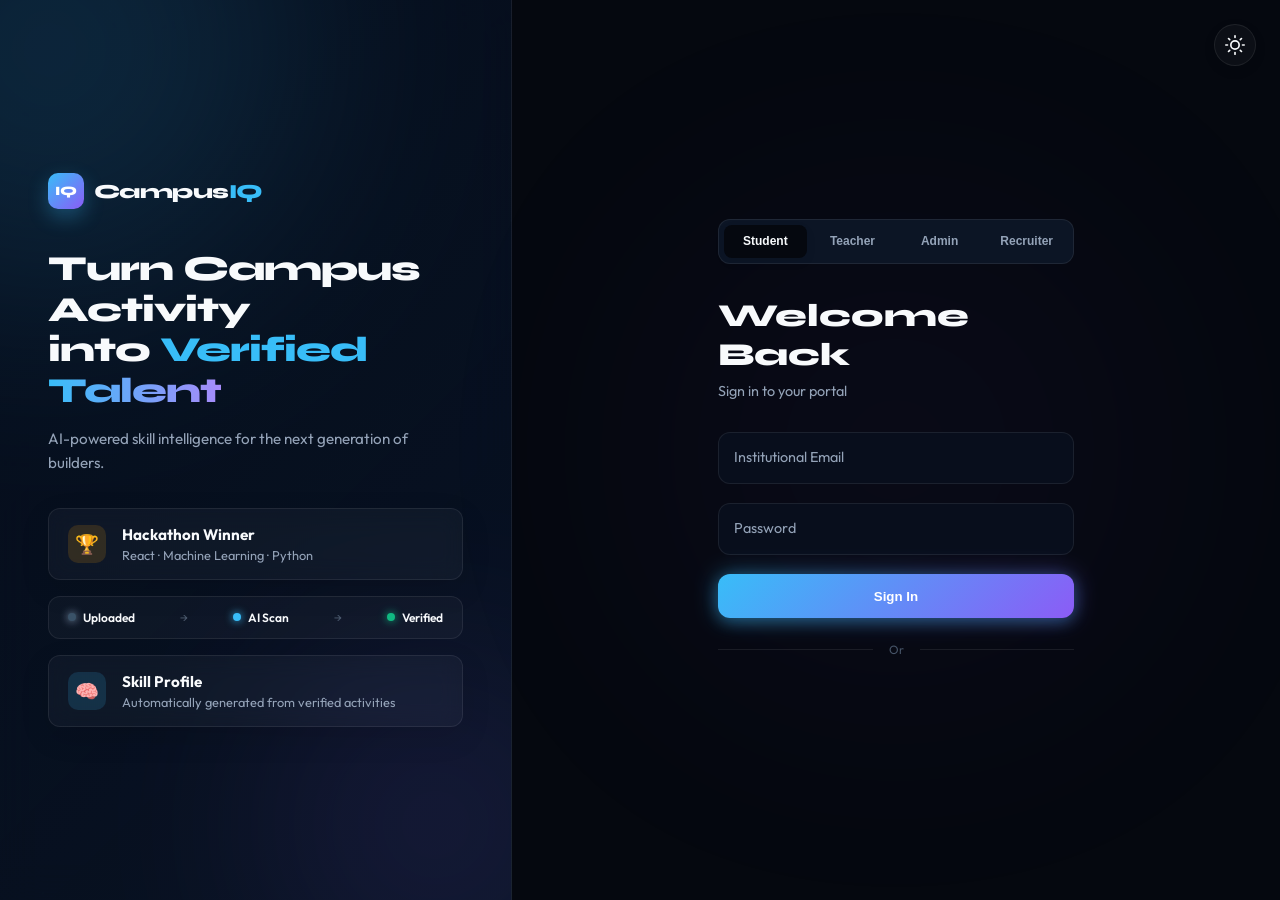
<file: teacher.html>
<!DOCTYPE html>
<html lang="en">
<head>
<meta charset="UTF-8"><meta name="viewport" content="width=device-width,initial-scale=1.0">
<title>CampusIQ — Teacher Portal</title>
<script src="theme.js"></script>
<link rel="stylesheet" href="shared.css">
<link rel="stylesheet" href="theme.css">
</head>
<body>
<div id="toast-wrap"></div>
<div class="app-shell">
  <header class="topbar">
    <div class="tb-brand"><div class="tb-brand-icon">IQ</div>Campus<em style="color:var(--cyan);font-style:normal;font-family:var(--font-h)">IQ</em></div>
    <div class="tb-right">
      <span class="tb-badge badge-teacher">Teacher</span>
      <div class="notif-bell" id="notifBtn" title="Notifications"><svg width="14" height="14" fill="none" stroke="currentColor" stroke-width="2" viewBox="0 0 24 24"><path d="M18 8A6 6 0 006 8c0 7-3 9-3 9h18s-3-2-3-9"/><path d="M13.73 21a2 2 0 01-3.46 0"/></svg><span class="notif-dot" id="nDot" style="display:none"></span></div>
      <div class="tb-user"><div class="avatar av-sm" id="tbAvatar" style="background:linear-gradient(135deg,#8B5CF6,#EC4899)"></div><span id="tbName"></span></div>
      <button id="theme-toggle" onclick="toggleTheme()" title="Toggle theme" aria-label="Toggle light/dark"></button>
      <button class="logout-btn" id="logoutBtn">Sign Out</button>
    </div>
  </header>
  <aside class="sidebar">
    <div class="sb-section">Teaching</div>
    <div class="sb-item active" data-page="overview"><svg fill="none" stroke="currentColor" stroke-width="2" viewBox="0 0 24 24"><rect x="3" y="3" width="7" height="7"/><rect x="14" y="3" width="7" height="7"/><rect x="3" y="14" width="7" height="7"/><rect x="14" y="14" width="7" height="7"/></svg>Dashboard</div>
    <div class="sb-item" data-page="students"><svg fill="none" stroke="currentColor" stroke-width="2" viewBox="0 0 24 24"><path d="M17 21v-2a4 4 0 00-4-4H5a4 4 0 00-4 4v2"/><circle cx="9" cy="7" r="4"/><path d="M23 21v-2a4 4 0 00-3-3.87"/><path d="M16 3.13a4 4 0 010 7.75"/></svg>My Students</div>
    <div class="sb-item" data-page="grades"><svg fill="none" stroke="currentColor" stroke-width="2" viewBox="0 0 24 24"><path d="M14 2H6a2 2 0 00-2 2v16a2 2 0 002 2h12a2 2 0 002-2V8z"/><polyline points="14 2 14 8 20 8"/></svg>Add / Edit Grades</div>
    <div class="sb-section">Verification</div>
    <div class="sb-item" data-page="verify"><svg fill="none" stroke="currentColor" stroke-width="2" viewBox="0 0 24 24"><path d="M9 11l3 3L22 4"/><path d="M21 12v7a2 2 0 01-2 2H5a2 2 0 01-2-2V5a2 2 0 012-2h11"/></svg>Verify Achievements <span class="sb-badge amber" id="vBadge" style="display:none">0</span></div>
    <div class="sb-section">Research</div>
    <div class="sb-item" data-page="research"><svg fill="none" stroke="currentColor" stroke-width="2" viewBox="0 0 24 24"><circle cx="11" cy="11" r="8"/><line x1="21" y1="21" x2="16.65" y2="16.65"/></svg>My Research</div>
    <div class="sb-item" data-page="analytics"><svg fill="none" stroke="currentColor" stroke-width="2" viewBox="0 0 24 24"><polyline points="22 12 18 12 15 21 9 3 6 12 2 12"/></svg>Student Analytics</div>
  </aside>
  <main class="main-area" id="mainArea"></main>
</div>

<!-- GRADE MODAL -->
<div class="modal-overlay" id="gradeModal">
  <div class="modal-box">
    <div class="modal-hdr"><span class="modal-title" id="gradeMTitle">📝 Add Grade Record</span><button class="modal-close" id="closeGradeBtn">✕</button></div>
    <input type="hidden" id="gEditId">
    <div class="form-row-2">
      <div class="form-group"><label>Student *</label><select class="form-control" id="gStudent"></select></div>
      <div class="form-group"><label>Subject *</label><input class="form-control" id="gSubject" placeholder="e.g. Data Structures"></div>
    </div>
    <div class="form-row-2">
      <div class="form-group"><label>Semester *</label><input class="form-control" id="gSemester" placeholder="e.g. Sem 5"></div>
      <div class="form-group"><label>Marks (%) *</label><input class="form-control" type="number" id="gMarks" min="0" max="100"></div>
    </div>
    <div class="form-row-3">
      <div class="form-group"><label>Quiz (%)</label><input class="form-control" type="number" id="gQuiz" min="0" max="100"></div>
      <div class="form-group"><label>Assignment (%)</label><input class="form-control" type="number" id="gAssign" min="0" max="100"></div>
      <div class="form-group"><label>Attendance (%) *</label><input class="form-control" type="number" id="gAtt" min="0" max="100"></div>
    </div>
    <div class="form-group"><label>Feedback</label><textarea class="form-control" id="gFeedback" rows="2" placeholder="Optional feedback for student"></textarea></div>
    <button class="btn btn-primary w-full" id="saveGradeBtn">Save Record</button>
  </div>
</div>

<!-- RESEARCH MODAL -->
<div class="modal-overlay" id="researchModal">
  <div class="modal-box">
    <div class="modal-hdr"><span class="modal-title" id="resMTitle">📄 Add Publication</span><button class="modal-close" id="closeResBtn">✕</button></div>
    <input type="hidden" id="rEditId">
    <div class="form-group"><label>Title *</label><input class="form-control" id="rTitle" placeholder="Publication title"></div>
    <div class="form-row-2">
      <div class="form-group"><label>Journal / Conference *</label><input class="form-control" id="rJournal" placeholder="e.g. IEEE IoT Journal"></div>
      <div class="form-group"><label>Year</label><input class="form-control" type="number" id="rYear" min="2000" max="2030"></div>
    </div>
    <div class="form-row-2">
      <div class="form-group"><label>DOI</label><input class="form-control" id="rDoi" placeholder="10.1234/xxx"></div>
      <div class="form-group"><label>Status</label>
        <select class="form-control" id="rStatus">
          <option value="under_review">Under Review</option>
          <option value="published">Published</option>
          <option value="preprint">Preprint</option>
        </select>
      </div>
    </div>
    <div class="form-group"><label>Co-Authors (comma-separated)</label><input class="form-control" id="rCoAuth" placeholder="e.g. Prof. Singh, Dr. Mehta"></div>
    <div class="form-group"><label>Abstract</label><textarea class="form-control" id="rAbstract" rows="2" placeholder="Brief abstract…"></textarea></div>
    <button class="btn btn-primary w-full" id="saveResBtn">Save Publication</button>
  </div>
</div>

<script src="data.js"></script>
<script src="utils.js"></script>
<script>
'use strict';
seedIfEmpty();
const session = Auth.guard('teacher');
const teacher = DB.getTeacherByUserId(session.userId);
if (!teacher) Auth.logout();

initTopbar(session);
document.getElementById('logoutBtn').addEventListener('click', () => Auth.logout());

// ── Notifications ─────────────────────────────────────────
function refreshNotifDot() {
  const u = DB.getNotifications(session.userId).filter(n=>!n.read).length;
  document.getElementById('nDot').style.display = u ? 'block' : 'none';
}
document.getElementById('notifBtn').addEventListener('click', () => {
  DB.markNotifsRead(session.userId); refreshNotifDot(); showToast('All notifications read','','info');
});

// ── Verify badge ──────────────────────────────────────────
function refreshVBadge() {
  const n = DB.getAchievements().filter(a=>a.status==='pending').length;
  const b = document.getElementById('vBadge');
  b.style.display = n ? 'flex' : 'none';
  if (n) b.textContent = n;
}

// ── Navigation ────────────────────────────────────────────
const PAGES = { overview:renderOverview, students:renderStudents, grades:renderGrades, verify:renderVerify, research:renderResearch, analytics:renderAnalytics };
function renderPage(p) { showLoading('mainArea'); setTimeout(()=>(PAGES[p]||renderOverview)(), 80); }
setupNav(renderPage);

// ═══════════════════════════════════════════════════════
// OVERVIEW
// ═══════════════════════════════════════════════════════
function renderOverview() {
  const students = DB.getStudents();
  const achievs  = DB.getAchievements();
  const acRecs   = DB.getAcademic();
  const pending  = achievs.filter(a=>a.status==='pending').length;
  const myRes    = DB.getResearchByTeacher(teacher.id);

  document.getElementById('mainArea').innerHTML = `
  <div class="page-hdr animate-in">
    <div class="page-hdr-left"><h2>Dashboard</h2><p>Welcome, ${esc(session.name.split(' ').slice(0,2).join(' '))}!</p></div>
  </div>
  <div class="grid-4 animate-in anim-delay-1">
    ${[
      ['Total Students', students.length, 'var(--cyan)', '🎓'],
      ['Pending Verify', pending, 'var(--amber)', '🔍'],
      ['Grade Records', acRecs.length, 'var(--violet)', '📋'],
      ['My Publications', myRes.filter(r=>r.status==='published').length, 'var(--emerald)', '📄'],
    ].map(([l,v,c,i])=>`<div class="stat-card"><div class="stat-icon" style="background:${c}22">${i}</div><div class="stat-label">${l}</div><div class="stat-val" style="color:${c}">${v}</div></div>`).join('')}
  </div>
  ${pending ? `
  <div class="card mt-2 animate-in anim-delay-2" style="border-color:rgba(245,158,11,0.3);background:rgba(245,158,11,0.03)">
    <div class="card-title" style="color:var(--amber)">🔔 ${pending} achievement${pending>1?'s':''} awaiting your verification</div>
    <button class="btn btn-amber btn-sm" id="goVerifyBtn">Review Now →</button>
  </div>` : ''}
  <div class="grid-2 mt-2 animate-in anim-delay-3">
    <div class="card">
      <div class="card-title">📊 Student Readiness Overview</div>
      ${students.slice(0,8).map(st=>{
        const r=DB.calcReadiness(st.id);
        return `<div style="display:flex;align-items:center;gap:0.6rem;margin-bottom:0.5rem">
          <div class="avatar av-sm" style="background:${grad(st.id.charCodeAt(1)||0)};flex-shrink:0">${getInitials(st.name)}</div>
          <div style="flex:1;min-width:0">
            <div style="font-size:0.78rem;font-weight:600;color:var(--text);white-space:nowrap;overflow:hidden;text-overflow:ellipsis">${esc(st.name)}</div>
            ${progressBar(r, 100)}
          </div>
          <span style="font-weight:700;font-size:0.78rem;color:${readinessColor(r)};flex-shrink:0">${r}</span>
        </div>`;
      }).join('')}
    </div>
    <div class="card">
      <div class="card-title">🏆 Recent Verifications</div>
      ${achievs.filter(a=>a.verifiedBy===teacher.id&&a.status==='verified').slice(-6).reverse().map(a=>{
        const st=DB.getStudentById(a.studentId);
        return `<div style="padding:0.45rem 0;border-bottom:1px solid var(--b3)">
          <div style="font-size:0.78rem;font-weight:600;color:var(--text)">${esc(a.title)}</div>
          <div class="text-xs text-muted">${esc(st?.name||'Unknown')} · ${a.verifiedAt?.slice(0,10)||'—'}</div>
        </div>`;
      }).join('')||'<div class="text-xs text-muted">No verifications yet</div>'}
    </div>
  </div>`;

  animateBars();
  document.getElementById('goVerifyBtn')?.addEventListener('click', ()=>{
    document.querySelector('[data-page="verify"]').click();
  });
}

// ═══════════════════════════════════════════════════════
// MY STUDENTS
// ═══════════════════════════════════════════════════════
function renderStudents() {
  const students = DB.getStudents();
  const achievs  = DB.getAchievements();
  document.getElementById('mainArea').innerHTML = `
  <div class="page-hdr animate-in"><div class="page-hdr-left"><h2>My Students (${students.length})</h2></div></div>
  <div class="card animate-in anim-delay-1">
    <div class="tbl-wrap"><table>
      <thead><tr><th>Name</th><th>Dept/Year</th><th>GPA</th><th>Readiness</th><th>Verified Achs</th><th>Risk</th><th>Action</th></tr></thead>
      <tbody>${students.map(st=>{
        const r   = DB.calcReadiness(st.id);
        const achv= achievs.filter(a=>a.studentId===st.id&&a.status==='verified').length;
        const risk= DB.getRiskLevel(st.id);
        return `<tr>
          <td><strong>${esc(st.name)}</strong><br><span class="text-xs text-muted">${esc(st.rollNo)}</span></td>
          <td class="text-xs">${esc(st.dept)} · Y${st.year} ${esc(st.section)}</td>
          <td style="color:var(--cyan);font-weight:600">${st.gpa}</td>
          <td><span style="font-weight:700;color:${readinessColor(r)}">${r}/100</span></td>
          <td><span class="chip chip-emerald">${achv}</span></td>
          <td>${riskChip(risk)}</td>
          <td><button class="btn btn-xs btn-primary view-st" data-id="${esc(st.id)}">Details</button></td>
        </tr>`;
      }).join('')}</tbody>
    </table></div>
  </div>`;

  document.querySelectorAll('.view-st').forEach(btn => {
    btn.addEventListener('click', () => showStudentDetails(btn.dataset.id));
  });
}

function showStudentDetails(sid) {
  const st   = DB.getStudentById(sid);
  if (!st) return;
  const acRecs  = DB.getStudentAcademic(sid);
  const achievs = DB.getAchievementsByStudent(sid);
  const weak    = DB.getWeakAreas(sid);
  const r       = DB.calcReadiness(sid);

  document.getElementById('mainArea').innerHTML = `
  <div class="page-hdr animate-in">
    <div class="page-hdr-left"><h2>${esc(st.name)}</h2><p>${esc(st.dept)} · Year ${st.year} · ${esc(st.rollNo)}</p></div>
    <div class="page-actions">
      <button class="btn btn-secondary" id="backToStudents">← Back</button>
      <button class="btn btn-primary" id="addGradeForSt">+ Add Grade</button>
    </div>
  </div>
  <div class="grid-3 animate-in anim-delay-1">
    <div class="stat-card"><div class="stat-label">Readiness</div><div class="stat-val" style="color:${readinessColor(r)}">${r}/100</div></div>
    <div class="stat-card"><div class="stat-label">GPA</div><div class="stat-val" style="color:var(--cyan)">${st.gpa}</div></div>
    <div class="stat-card"><div class="stat-label">Verified Achievements</div><div class="stat-val" style="color:var(--violet)">${achievs.filter(a=>a.status==='verified').length}</div></div>
  </div>
  ${weak.length?`<div class="card mt-2 animate-in anim-delay-2" style="border-color:rgba(239,68,68,0.25)">
    <div class="card-title" style="color:var(--red)">⚠ Weak Areas</div>
    ${weak.map(w=>`<div style="padding:0.4rem 0;border-bottom:1px solid var(--b3)"><span style="color:var(--text2)">${esc(w.subject)}</span> — <strong style="color:${w.severity==='high'?'var(--red)':'var(--amber)'}">${w.type} ${w.value}%</strong> (target: ${w.threshold}%+)</div>`).join('')}
  </div>`:''}
  ${acRecs.length?`<div class="card mt-2 animate-in anim-delay-2">
    <div class="card-title">📚 Academic Records</div>
    <div class="tbl-wrap"><table>
      <thead><tr><th>Subject</th><th>Sem</th><th>Marks</th><th>Attendance</th><th>Feedback</th><th>Action</th></tr></thead>
      <tbody>${acRecs.map(r=>`<tr>
        <td><strong>${esc(r.subject)}</strong></td>
        <td class="text-xs">${esc(r.semester)}</td>
        <td style="color:${r.marks>=75?'var(--emerald)':r.marks>=60?'var(--cyan)':'var(--red)'};font-weight:600">${r.marks}%</td>
        <td style="color:${r.attendance>=75?'var(--emerald)':'var(--red)'};font-weight:600">${r.attendance}%</td>
        <td class="text-xs" style="color:var(--text2)">${esc(r.feedback||'—')}</td>
        <td style="display:flex;gap:0.3rem">
          <button class="btn btn-xs btn-secondary edit-grade" data-id="${esc(r.id)}">Edit</button>
          <button class="btn btn-xs btn-danger del-grade" data-id="${esc(r.id)}">Del</button>
        </td>
      </tr>`).join('')}</tbody>
    </table></div>
  </div>`:''}`;

  document.getElementById('backToStudents').addEventListener('click', () => renderStudents());
  document.getElementById('addGradeForSt').addEventListener('click', () => openGradeModal(null, sid));
  document.querySelectorAll('.edit-grade').forEach(b => b.addEventListener('click', () => openGradeModal(b.dataset.id)));
  document.querySelectorAll('.del-grade').forEach(b => b.addEventListener('click', () => {
    if (!confirm('Delete this grade record?')) return;
    DB.deleteAcademic(b.dataset.id); showToast('Record deleted'); showStudentDetails(sid);
  }));
}

// ═══════════════════════════════════════════════════════
// GRADES
// ═══════════════════════════════════════════════════════
setupModal('gradeModal', 'closeGradeBtn');

function renderGrades() {
  const acRecs  = DB.getAcademic();
  const students = DB.getStudents();
  document.getElementById('mainArea').innerHTML = `
  <div class="page-hdr animate-in">
    <div class="page-hdr-left"><h2>Grade Records (${acRecs.length})</h2></div>
    <div class="page-actions"><button class="btn btn-primary" id="addGradeBtn">+ Add Record</button></div>
  </div>
  <div class="card animate-in anim-delay-1">
    <div class="tbl-wrap"><table>
      <thead><tr><th>Student</th><th>Subject</th><th>Semester</th><th>Marks</th><th>Attendance</th><th>Actions</th></tr></thead>
      <tbody>${acRecs.map(r=>{
        const st=students.find(s=>s.id===r.studentId);
        return `<tr>
          <td><strong>${esc(st?.name||'Unknown')}</strong></td>
          <td>${esc(r.subject)}</td>
          <td class="text-xs">${esc(r.semester||'—')}</td>
          <td style="color:${r.marks>=75?'var(--emerald)':r.marks>=60?'var(--cyan)':'var(--red)'};font-weight:600">${r.marks}%</td>
          <td style="color:${r.attendance>=75?'var(--emerald)':'var(--red)'};font-weight:600">${r.attendance}%</td>
          <td style="display:flex;gap:0.3rem">
            <button class="btn btn-xs btn-secondary edit-grade" data-id="${esc(r.id)}">Edit</button>
            <button class="btn btn-xs btn-danger del-grade" data-id="${esc(r.id)}">Del</button>
          </td>
        </tr>`;
      }).join('')}</tbody>
    </table></div>
  </div>`;

  document.getElementById('addGradeBtn').addEventListener('click', () => openGradeModal(null));
  document.querySelectorAll('.edit-grade').forEach(b => b.addEventListener('click', () => openGradeModal(b.dataset.id)));
  document.querySelectorAll('.del-grade').forEach(b => b.addEventListener('click', () => {
    if (!confirm('Delete this record?')) return;
    DB.deleteAcademic(b.dataset.id); showToast('Deleted'); renderGrades();
  }));
}

function openGradeModal(editId = null, preselectedStudentId = null) {
  // Populate student dropdown
  const sel = document.getElementById('gStudent');
  sel.innerHTML = DB.getStudents().map(s=>`<option value="${esc(s.id)}" ${preselectedStudentId===s.id?'selected':''}>${esc(s.name)} (${esc(s.rollNo)})</option>`).join('');

  const btn = document.getElementById('saveGradeBtn');
  document.getElementById('gEditId').value = editId || '';

  if (editId) {
    const rec = DB.getAcademicById(editId);
    if (rec) {
      document.getElementById('gradeMTitle').textContent = '✏️ Edit Grade Record';
      sel.value = rec.studentId;
      document.getElementById('gSubject').value  = rec.subject;
      document.getElementById('gSemester').value = rec.semester;
      document.getElementById('gMarks').value    = rec.marks;
      document.getElementById('gQuiz').value     = rec.quiz || '';
      document.getElementById('gAssign').value   = rec.assignment || '';
      document.getElementById('gAtt').value      = rec.attendance;
      document.getElementById('gFeedback').value = rec.feedback || '';
    }
  } else {
    document.getElementById('gradeMTitle').textContent = '📝 Add Grade Record';
    ['gSubject','gSemester','gMarks','gQuiz','gAssign','gAtt','gFeedback'].forEach(id => document.getElementById(id).value = '');
  }
  openModal('gradeModal');
}

document.getElementById('saveGradeBtn').addEventListener('click', async () => {
  const btn = document.getElementById('saveGradeBtn');
  btn.disabled = true; btn.textContent = 'Saving…';
  try {
    const editId = document.getElementById('gEditId').value;
    const data = {
      studentId:  document.getElementById('gStudent').value,
      teacherId:  teacher.id,
      subject:    document.getElementById('gSubject').value,
      semester:   document.getElementById('gSemester').value,
      marks:      document.getElementById('gMarks').value,
      quiz:       document.getElementById('gQuiz').value || 0,
      assignment: document.getElementById('gAssign').value || 0,
      attendance: document.getElementById('gAtt').value,
      feedback:   document.getElementById('gFeedback').value,
    };
    await asyncOp(() => editId ? DB.updateAcademic(editId, data) : DB.addAcademic(data));
    const st = DB.getStudentById(data.studentId);
    if (st) DB.addNotification({ userId: st.userId, type:'grade_added', text:`New grade added for "${data.subject}" — ${data.marks}%` });
    showToast(editId ? 'Record updated' : 'Record added');
    closeModal('gradeModal');
    renderGrades();
  } catch(e) { showToast(e.message,'','error'); }
  finally { btn.disabled = false; btn.textContent = 'Save Record'; }
});

// ═══════════════════════════════════════════════════════
// VERIFY ACHIEVEMENTS
// ═══════════════════════════════════════════════════════
function renderVerify() {
  const pending = DB.getAchievements().filter(a => a.status === 'pending');
  refreshVBadge();
  document.getElementById('mainArea').innerHTML = `
  <div class="page-hdr animate-in"><div class="page-hdr-left"><h2>Verify Achievements</h2><p>${pending.length} pending verification</p></div></div>
  ${pending.length ? `<div style="display:flex;flex-direction:column;gap:0.75rem">
    ${pending.map(a => {
      const st   = DB.getStudentById(a.studentId);
      const risk = DB.analyzeFakeRisk(a);
      return `<div class="card animate-in" style="border-left:3px solid ${risk.risk==='high'?'var(--red)':risk.risk==='medium'?'var(--amber)':'var(--b2)'}">
        <div style="display:flex;align-items:flex-start;justify-content:space-between;gap:1rem;flex-wrap:wrap">
          <div style="flex:1">
            <div style="display:flex;align-items:center;gap:0.5rem;margin-bottom:0.25rem">
              <strong style="font-size:0.9rem">${esc(a.title)}</strong>
              ${typeChip(a.type)}
              ${risk.risk!=='low'?`<span class="chip ${risk.risk==='high'?'chip-red':'chip-amber'}">⚠ ${risk.risk==='high'?'High':'Medium'} Risk</span>`:''}
            </div>
            <div class="text-xs text-muted">${esc(st?.name||'Unknown')} · ${esc(a.org)} · ${a.date||'—'}</div>
            ${a.desc?`<div class="text-sm" style="color:var(--text2);margin-top:0.3rem">${esc(a.desc)}</div>`:''}
            <div class="skill-tags mt-1">${(a.skills||[]).map(s=>`<span class="skill-tag">${esc(s)}</span>`).join('')}</div>
            ${risk.flags.length?`<div class="text-xs" style="color:var(--amber);margin-top:0.3rem">⚠ ${risk.flags.join(' · ')}</div>`:''}
          </div>
          <div style="display:flex;gap:0.4rem;flex-shrink:0">
            <button class="btn btn-success btn-sm approve-btn" data-id="${esc(a.id)}" data-sid="${esc(a.studentId)}" data-oid="${esc(a.ownerId||'')}" data-title="${esc(a.title)}">✓ Verify</button>
            <button class="btn btn-danger btn-sm reject-btn"  data-id="${esc(a.id)}" data-sid="${esc(a.studentId)}" data-oid="${esc(a.ownerId||'')}" data-title="${esc(a.title)}">✗ Reject</button>
          </div>
        </div>
      </div>`;
    }).join('')}
  </div>` : `<div class="card animate-in"><div class="empty-state"><div class="ico">✅</div><p>All caught up! No pending verifications.</p></div></div>`}`;

  document.querySelectorAll('.approve-btn').forEach(btn => {
    btn.addEventListener('click', () => {
      DB.verifyAchievement(btn.dataset.id, teacher.id, true);
      if (btn.dataset.oid) DB.addNotification({ userId:btn.dataset.oid, type:'achievement_verified', text:`"${btn.dataset.title}" has been verified ✓` });
      showToast('Achievement verified ✓');
      renderVerify();
    });
  });
  document.querySelectorAll('.reject-btn').forEach(btn => {
    btn.addEventListener('click', () => {
      if (!confirm('Reject this achievement?')) return;
      DB.verifyAchievement(btn.dataset.id, teacher.id, false);
      if (btn.dataset.oid) DB.addNotification({ userId:btn.dataset.oid, type:'achievement_rejected', text:`"${btn.dataset.title}" was not verified.` });
      showToast('Achievement rejected');
      renderVerify();
    });
  });
}

// ═══════════════════════════════════════════════════════
// RESEARCH
// ═══════════════════════════════════════════════════════
setupModal('researchModal', 'closeResBtn');

function renderResearch() {
  const pubs = DB.getResearchByTeacher(teacher.id);
  document.getElementById('mainArea').innerHTML = `
  <div class="page-hdr animate-in">
    <div class="page-hdr-left"><h2>My Research (${pubs.length})</h2><p>${pubs.filter(r=>r.status==='published').length} published</p></div>
    <div class="page-actions"><button class="btn btn-primary" id="addResBtn">+ Add Publication</button></div>
  </div>
  ${pubs.length ? `<div style="display:flex;flex-direction:column;gap:0.75rem">
    ${pubs.map(r=>`<div class="card animate-in">
      <div style="display:flex;justify-content:space-between;gap:1rem;flex-wrap:wrap">
        <div style="flex:1">
          <div style="font-family:var(--font-h);font-size:0.9rem;font-weight:800;margin-bottom:0.25rem">${esc(r.title)}</div>
          <div class="text-xs text-muted">${esc(r.journal)} · ${r.year}</div>
          ${r.doi?`<div class="text-xs" style="color:var(--cyan)">DOI: ${esc(r.doi)}</div>`:''}
          ${r.abstract?`<div class="text-sm" style="color:var(--text2);margin-top:0.3rem;line-height:1.6">${esc(r.abstract)}</div>`:''}
          ${r.coAuthors?.length?`<div class="text-xs text-muted mt-1">Co-authors: ${r.coAuthors.map(esc).join(', ')}</div>`:''}
        </div>
        <div style="display:flex;flex-direction:column;align-items:flex-end;gap:0.3rem;flex-shrink:0">
          <span class="${r.status==='published'?'status-verified':r.status==='under_review'?'status-pending':'chip chip-gray'}">${r.status==='published'?'✓ Published':r.status==='under_review'?'⏳ Under Review':'Preprint'}</span>
          ${r.citations?`<span class="chip chip-cyan">📖 ${r.citations}</span>`:''}
          <div style="display:flex;gap:0.3rem;margin-top:0.3rem">
            <button class="btn btn-xs btn-secondary edit-res" data-id="${esc(r.id)}">Edit</button>
            <button class="btn btn-xs btn-danger del-res" data-id="${esc(r.id)}">Del</button>
          </div>
        </div>
      </div>
    </div>`).join('')}
  </div>` : `<div class="card animate-in"><div class="empty-state"><div class="ico">📄</div><p>No publications yet.</p></div></div>`}`;

  document.getElementById('addResBtn').addEventListener('click', () => openResModal(null));
  document.querySelectorAll('.edit-res').forEach(b => b.addEventListener('click', () => openResModal(b.dataset.id)));
  document.querySelectorAll('.del-res').forEach(b => b.addEventListener('click', () => {
    if (!confirm('Delete this publication?')) return;
    DB.deleteResearch(b.dataset.id); showToast('Deleted'); renderResearch();
  }));
}

function openResModal(editId) {
  document.getElementById('rEditId').value = editId || '';
  document.getElementById('resMTitle').textContent = editId ? '✏️ Edit Publication' : '📄 Add Publication';
  if (editId) {
    const r = DB.getResearchById(editId);
    if (r) {
      document.getElementById('rTitle').value   = r.title;
      document.getElementById('rJournal').value = r.journal;
      document.getElementById('rYear').value    = r.year;
      document.getElementById('rDoi').value     = r.doi || '';
      document.getElementById('rStatus').value  = r.status;
      document.getElementById('rCoAuth').value  = (r.coAuthors||[]).join(', ');
      document.getElementById('rAbstract').value= r.abstract || '';
    }
  } else {
    ['rTitle','rJournal','rYear','rDoi','rCoAuth','rAbstract'].forEach(id => document.getElementById(id).value='');
    document.getElementById('rStatus').value = 'under_review';
    document.getElementById('rYear').value   = new Date().getFullYear();
  }
  openModal('researchModal');
}

document.getElementById('saveResBtn').addEventListener('click', async () => {
  const btn = document.getElementById('saveResBtn');
  btn.disabled = true; btn.textContent = 'Saving…';
  try {
    const editId = document.getElementById('rEditId').value;
    const data = {
      teacherId: teacher.id,
      title:     document.getElementById('rTitle').value,
      journal:   document.getElementById('rJournal').value,
      year:      document.getElementById('rYear').value,
      doi:       document.getElementById('rDoi').value,
      status:    document.getElementById('rStatus').value,
      coAuthors: document.getElementById('rCoAuth').value.split(',').map(s=>s.trim()).filter(Boolean),
      abstract:  document.getElementById('rAbstract').value,
    };
    await asyncOp(() => editId ? DB.updateResearch(editId, data) : DB.addResearch(data));
    showToast(editId ? 'Publication updated' : 'Publication added');
    closeModal('researchModal');
    renderResearch();
  } catch(e) { showToast(e.message,'','error'); }
  finally { btn.disabled = false; btn.textContent = 'Save Publication'; }
});

// ═══════════════════════════════════════════════════════
// ANALYTICS
// ═══════════════════════════════════════════════════════
function renderAnalytics() {
  const students = DB.getStudents();
  const achievs  = DB.getAchievements();
  const allAcRecs= DB.getAcademic();

  // Skill frequency across verified achievements
  const freq = {};
  achievs.filter(a=>a.status==='verified').forEach(a=>(a.skills||[]).forEach(s=>{freq[s]=(freq[s]||0)+1;}));
  const topSkills = Object.entries(freq).sort((a,b)=>b[1]-a[1]).slice(0,8);

  // Risk distribution
  const riskDist = { high:0, medium:0, low:0 };
  students.forEach(st => { riskDist[DB.getRiskLevel(st.id)]++; });

  document.getElementById('mainArea').innerHTML = `
  <div class="page-hdr animate-in"><div class="page-hdr-left"><h2>Student Analytics</h2><p>Campus-wide intelligence</p></div></div>
  <div class="grid-2 animate-in anim-delay-1">
    <div class="card">
      <div class="card-title">🔥 Top Skills (Verified)</div>
      ${topSkills.map(([s,c],i)=>`<div style="margin-bottom:0.55rem">
        <div class="progress-label"><span>${esc(s)}</span><span style="color:var(--cyan)">${c}</span></div>
        ${progressBar(c, topSkills[0]?.[1]||1, ['linear-gradient(90deg,var(--cyan),var(--violet))','linear-gradient(90deg,var(--emerald),var(--cyan))','linear-gradient(90deg,var(--amber),var(--emerald))'][i%3])}
      </div>`).join('')||'<div class="text-xs text-muted">No verified skills yet</div>'}
    </div>
    <div class="card">
      <div class="card-title">📊 Risk Distribution</div>
      <div style="display:grid;grid-template-columns:repeat(3,1fr);gap:0.5rem;margin-bottom:1rem">
        ${[['🔴 High',riskDist.high,'var(--red)'],['🟡 Medium',riskDist.medium,'var(--amber)'],['🟢 Low',riskDist.low,'var(--emerald)']].map(([l,v,c])=>`
        <div style="text-align:center;background:var(--b3);border-radius:8px;padding:0.75rem">
          <div class="text-xs text-muted">${l}</div>
          <div style="font-family:var(--font-h);font-size:1.6rem;font-weight:800;color:${c}">${v}</div>
        </div>`).join('')}
      </div>
      <div class="card-title">🏆 Achievement Status</div>
      ${[['Verified',achievs.filter(a=>a.status==='verified').length,'var(--emerald)'],['Pending',achievs.filter(a=>a.status==='pending').length,'var(--amber)'],['Rejected',achievs.filter(a=>a.status==='rejected').length,'var(--red)']].map(([l,v,c])=>`
      <div style="margin-bottom:0.5rem">
        <div class="progress-label"><span>${l}</span><span style="color:${c}">${v}</span></div>
        ${progressBar(v, achievs.length||1, `linear-gradient(90deg,${c},${c})`)}
      </div>`).join('')}
    </div>
  </div>
  <div class="card mt-2 animate-in anim-delay-2">
    <div class="card-title">🎓 Per-Student Breakdown</div>
    <div class="tbl-wrap"><table>
      <thead><tr><th>Student</th><th>Dept</th><th>GPA</th><th>Readiness</th><th>Verified Achs</th><th>Weak Areas</th><th>Risk</th></tr></thead>
      <tbody>${students.map(st=>{
        const r   = DB.calcReadiness(st.id);
        const achv= achievs.filter(a=>a.studentId===st.id&&a.status==='verified').length;
        const weak= DB.getWeakAreas(st.id).length;
        const risk= DB.getRiskLevel(st.id);
        return `<tr>
          <td><strong>${esc(st.name)}</strong></td>
          <td>${esc(st.dept)} Y${st.year}</td>
          <td style="color:var(--cyan);font-weight:600">${st.gpa}</td>
          <td><span style="font-weight:700;color:${readinessColor(r)}">${r}/100</span></td>
          <td><span class="chip chip-emerald">${achv}</span></td>
          <td>${weak?`<span class="chip chip-red">${weak}</span>`:'<span class="chip chip-emerald">0</span>'}</td>
          <td>${riskChip(risk)}</td>
        </tr>`;
      }).join('')}</tbody>
    </table></div>
  </div>`;
  animateBars();
}

// ── INIT ─────────────────────────────────────────────────
refreshNotifDot();
refreshVBadge();
renderPage('overview');
</script>
</body>
</html>
</file>
<file: shared.css>
/* ═══════════════════════════════════════════
   CampusIQ — Shared Styles
   Dark glass SaaS aesthetic
═══════════════════════════════════════════ */
@import url('https://fonts.googleapis.com/css2?family=Syne:wght@400;600;700;800&family=Outfit:wght@300;400;500;600;700&display=swap');

*,*::before,*::after{margin:0;padding:0;box-sizing:border-box;}
:root{
  --bg:       #05080F;
  --s1:       #09111E;
  --s2:       #0D1929;
  --s3:       #111F30;
  --border:   rgba(56,189,248,0.1);
  --b2:       rgba(255,255,255,0.07);
  --b3:       rgba(255,255,255,0.04);
  --cyan:     #38BDF8;
  --cyand:    #0EA5E9;
  --violet:   #8B5CF6;
  --emerald:  #10B981;
  --amber:    #F59E0B;
  --red:      #EF4444;
  --pink:     #EC4899;
  --text:     #E2EBF6;
  --text2:    #A0B8CC;
  --muted:    #4A6080;
  --muted2:   #2A3850;
  --font-h:   'Syne', sans-serif;
  --font-b:   'Outfit', sans-serif;
  --radius:   12px;
  --shadow:   0 20px 60px rgba(0,0,0,0.5);
}
html{scroll-behavior:smooth;}
body{background:var(--bg);color:var(--text);font-family:var(--font-b);-webkit-font-smoothing:antialiased;min-height:100vh;overflow-x:hidden;}
button,input,select,textarea{font-family:var(--font-b);}
button{cursor:pointer;}
a{color:var(--cyan);text-decoration:none;}

/* ─── SCROLLBAR ─── */
::-webkit-scrollbar{width:5px;height:5px;}
::-webkit-scrollbar-track{background:var(--s1);}
::-webkit-scrollbar-thumb{background:var(--muted2);border-radius:3px;}
::-webkit-scrollbar-thumb:hover{background:var(--muted);}

/* ─── LAYOUT ─── */
.app-shell{display:grid;grid-template-columns:240px 1fr;grid-template-rows:60px 1fr;min-height:100vh;}
.topbar{grid-column:1/-1;background:rgba(5,8,15,0.9);backdrop-filter:blur(20px);border-bottom:1px solid var(--border);display:flex;align-items:center;justify-content:space-between;padding:0 1.5rem;position:sticky;top:0;z-index:100;}
.sidebar{background:var(--s1);border-right:1px solid var(--border);padding:1.25rem 0.75rem;overflow-y:auto;position:sticky;top:60px;height:calc(100vh - 60px);}
.main-area{padding:1.75rem 2rem;overflow-y:auto;}

/* ─── TOPBAR ─── */
.tb-brand{font-family:var(--font-h);font-weight:800;font-size:1.1rem;display:flex;align-items:center;gap:0.55rem;color:var(--text);}
.tb-brand-icon{width:28px;height:28px;border-radius:7px;background:linear-gradient(135deg,var(--cyan),var(--violet));display:flex;align-items:center;justify-content:center;font-size:0.65rem;font-weight:800;color:#fff;}
.tb-brand em{color:var(--cyan);font-style:normal;}
.tb-right{display:flex;align-items:center;gap:1rem;}
.tb-badge{padding:0.28rem 0.7rem;border-radius:100px;font-size:0.68rem;font-weight:600;letter-spacing:0.05em;}
.badge-admin    {background:rgba(239,68,68,0.12);color:#F87171;border:1px solid rgba(239,68,68,0.2);}
.badge-teacher  {background:rgba(139,92,246,0.12);color:#A78BFA;border:1px solid rgba(139,92,246,0.2);}
.badge-student  {background:rgba(56,189,248,0.12);color:var(--cyan);border:1px solid rgba(56,189,248,0.2);}
.badge-recruiter{background:rgba(16,185,129,0.12);color:#34D399;border:1px solid rgba(16,185,129,0.2);}
.tb-user{display:flex;align-items:center;gap:0.5rem;font-size:0.82rem;color:var(--text2);}
.tb-avatar{width:30px;height:30px;border-radius:50%;display:flex;align-items:center;justify-content:center;font-size:0.65rem;font-weight:700;color:#fff;flex-shrink:0;}
.notif-bell{position:relative;width:30px;height:30px;border-radius:8px;border:1px solid var(--b2);background:var(--b3);display:flex;align-items:center;justify-content:center;cursor:pointer;transition:all 0.2s;color:var(--muted);}
.notif-bell:hover{border-color:var(--border);color:var(--cyan);}
.notif-dot{position:absolute;top:4px;right:4px;width:7px;height:7px;border-radius:50%;background:var(--red);border:1.5px solid var(--bg);}
.logout-btn{padding:0.3rem 0.8rem;border-radius:7px;border:1px solid rgba(239,68,68,0.2);background:rgba(239,68,68,0.06);color:#F87171;font-size:0.75rem;font-weight:600;transition:all 0.2s;}
.logout-btn:hover{background:rgba(239,68,68,0.12);}

/* ─── SIDEBAR NAV ─── */
.sb-section{font-size:0.62rem;font-weight:700;color:var(--muted2);letter-spacing:0.1em;text-transform:uppercase;padding:0.4rem 0.65rem;margin-top:1rem;margin-bottom:0.25rem;}
.sb-item{display:flex;align-items:center;gap:0.55rem;padding:0.55rem 0.7rem;border-radius:9px;font-size:0.8rem;color:var(--muted);cursor:pointer;transition:all 0.18s;margin-bottom:0.08rem;position:relative;}
.sb-item:hover{background:rgba(255,255,255,0.03);color:var(--text2);}
.sb-item.active{background:rgba(56,189,248,0.1);color:var(--cyan);}
.sb-item.active::before{content:'';position:absolute;left:0;top:20%;bottom:20%;width:3px;border-radius:0 2px 2px 0;background:var(--cyan);}
.sb-item svg{width:15px;height:15px;flex-shrink:0;}
.sb-badge{margin-left:auto;min-width:18px;height:18px;border-radius:100px;background:var(--violet);color:#fff;font-size:0.58rem;font-weight:700;display:flex;align-items:center;justify-content:center;padding:0 4px;}
.sb-badge.amber{background:var(--amber);}

/* ─── PAGE HEADER ─── */
.page-hdr{display:flex;align-items:flex-start;justify-content:space-between;margin-bottom:1.5rem;flex-wrap:wrap;gap:0.75rem;}
.page-hdr-left h2{font-family:var(--font-h);font-size:1.4rem;font-weight:800;letter-spacing:-0.02em;color:var(--text);}
.page-hdr-left p{font-size:0.82rem;color:var(--muted);margin-top:0.25rem;}
.page-actions{display:flex;gap:0.6rem;flex-wrap:wrap;}

/* ─── CARDS / PANELS ─── */
.card{background:var(--s1);border:1px solid var(--border);border-radius:var(--radius);padding:1.25rem;}
.card-sm{padding:0.9rem;}
.card-title{font-family:var(--font-h);font-size:0.85rem;font-weight:700;color:var(--text2);margin-bottom:0.9rem;display:flex;align-items:center;gap:0.4rem;}
.card-title svg{width:14px;height:14px;color:var(--cyan);}
.grid-2{display:grid;grid-template-columns:1fr 1fr;gap:1rem;}
.grid-3{display:grid;grid-template-columns:repeat(3,1fr);gap:1rem;}
.grid-4{display:grid;grid-template-columns:repeat(4,1fr);gap:1rem;}

/* ─── STAT CARDS ─── */
.stat-card{background:var(--s1);border:1px solid var(--border);border-radius:var(--radius);padding:1.1rem;transition:transform 0.2s,border-color 0.2s,box-shadow 0.2s;}
.stat-card:hover{transform:translateY(-3px);border-color:rgba(56,189,248,0.2);box-shadow:0 12px 30px rgba(0,0,0,0.3);}
.stat-label{font-size:0.68rem;color:var(--muted);margin-bottom:0.4rem;text-transform:uppercase;letter-spacing:0.06em;}
.stat-val{font-family:var(--font-h);font-size:1.8rem;font-weight:800;letter-spacing:-0.03em;line-height:1;}
.stat-sub{font-size:0.68rem;color:var(--emerald);margin-top:0.3rem;}
.stat-icon{float:right;width:36px;height:36px;border-radius:9px;display:flex;align-items:center;justify-content:center;font-size:1rem;margin-top:-0.2rem;}

/* ─── BUTTONS ─── */
.btn{display:inline-flex;align-items:center;gap:0.4rem;padding:0.58rem 1.1rem;border-radius:9px;font-size:0.82rem;font-weight:600;border:none;transition:all 0.2s;cursor:pointer;}
.btn-sm{padding:0.35rem 0.75rem;font-size:0.75rem;}
.btn-xs{padding:0.22rem 0.5rem;font-size:0.68rem;border-radius:6px;}
.btn-primary{background:linear-gradient(135deg,var(--cyan),var(--cyand));color:#fff;box-shadow:0 0 20px rgba(56,189,248,0.15);}
.btn-primary:hover{transform:translateY(-1px);box-shadow:0 0 30px rgba(56,189,248,0.25);}
.btn-secondary{background:var(--b3);color:var(--text2);border:1px solid var(--b2);}
.btn-secondary:hover{background:var(--b2);color:var(--text);}
.btn-success{background:rgba(16,185,129,0.1);color:#34D399;border:1px solid rgba(16,185,129,0.2);}
.btn-success:hover{background:rgba(16,185,129,0.2);}
.btn-danger{background:rgba(239,68,68,0.1);color:#F87171;border:1px solid rgba(239,68,68,0.2);}
.btn-danger:hover{background:rgba(239,68,68,0.2);}
.btn-violet{background:rgba(139,92,246,0.1);color:#A78BFA;border:1px solid rgba(139,92,246,0.2);}
.btn-violet:hover{background:rgba(139,92,246,0.2);}
.btn-amber{background:rgba(245,158,11,0.1);color:#FBB040;border:1px solid rgba(245,158,11,0.2);}
.btn-amber:hover{background:rgba(245,158,11,0.2);}

/* ─── TABLE ─── */
.tbl-wrap{overflow-x:auto;}
table{width:100%;border-collapse:collapse;}
thead th{font-size:0.65rem;font-weight:700;color:var(--muted);letter-spacing:0.07em;text-transform:uppercase;padding:0.5rem 0.75rem;border-bottom:1px solid var(--b2);text-align:left;white-space:nowrap;}
tbody tr{border-bottom:1px solid rgba(56,189,248,0.04);transition:background 0.15s;}
tbody tr:hover{background:rgba(56,189,248,0.025);}
tbody tr:last-child{border-bottom:none;}
td{font-size:0.78rem;padding:0.6rem 0.75rem;vertical-align:middle;color:var(--text2);}
td strong{color:var(--text);font-weight:500;}

/* ─── BADGES / CHIPS ─── */
.chip{display:inline-flex;align-items:center;gap:0.25rem;padding:0.18rem 0.55rem;border-radius:100px;font-size:0.65rem;font-weight:600;border:1px solid;}
.chip-cyan   {background:rgba(56,189,248,0.1); color:#60CCF0;border-color:rgba(56,189,248,0.2);}
.chip-violet {background:rgba(139,92,246,0.1);color:#A78BFA;border-color:rgba(139,92,246,0.2);}
.chip-emerald{background:rgba(16,185,129,0.1);color:#34D399;border-color:rgba(16,185,129,0.2);}
.chip-amber  {background:rgba(245,158,11,0.1); color:#FBB040;border-color:rgba(245,158,11,0.2);}
.chip-red    {background:rgba(239,68,68,0.1);  color:#F87171;border-color:rgba(239,68,68,0.2);}
.chip-pink   {background:rgba(236,72,153,0.1); color:#F472B6;border-color:rgba(236,72,153,0.2);}
.chip-gray   {background:rgba(255,255,255,0.06);color:var(--muted);border-color:var(--b2);}

/* ─── STATUS CHIPS ─── */
.status-verified{background:rgba(16,185,129,0.1);color:#34D399;border:1px solid rgba(16,185,129,0.2);padding:0.18rem 0.55rem;border-radius:100px;font-size:0.65rem;font-weight:600;}
.status-pending {background:rgba(245,158,11,0.1);color:#FBB040;border:1px solid rgba(245,158,11,0.2);padding:0.18rem 0.55rem;border-radius:100px;font-size:0.65rem;font-weight:600;}
.status-rejected{background:rgba(239,68,68,0.1); color:#F87171;border:1px solid rgba(239,68,68,0.2); padding:0.18rem 0.55rem;border-radius:100px;font-size:0.65rem;font-weight:600;}
.status-review  {background:rgba(139,92,246,0.1);color:#A78BFA;border:1px solid rgba(139,92,246,0.2);padding:0.18rem 0.55rem;border-radius:100px;font-size:0.65rem;font-weight:600;}

/* ─── FORM ELEMENTS ─── */
.form-group{margin-bottom:1rem;}
.form-group label{display:block;font-size:0.72rem;font-weight:600;color:var(--muted);letter-spacing:0.05em;text-transform:uppercase;margin-bottom:0.38rem;}
.form-control{width:100%;background:var(--s2);border:1px solid var(--b2);border-radius:9px;padding:0.65rem 0.9rem;font-size:0.85rem;color:var(--text);outline:none;transition:border-color 0.2s,box-shadow 0.2s;}
.form-control:focus{border-color:rgba(56,189,248,0.35);box-shadow:0 0 0 3px rgba(56,189,248,0.07);}
.form-control::placeholder{color:var(--muted);}
select.form-control option{background:#0D1929;}
.form-row-2{display:grid;grid-template-columns:1fr 1fr;gap:0.75rem;}
.form-row-3{display:grid;grid-template-columns:1fr 1fr 1fr;gap:0.75rem;}

/* ─── PROGRESS BARS ─── */
.progress-wrap{height:6px;background:rgba(255,255,255,0.06);border-radius:100px;overflow:hidden;}
.progress-fill{height:100%;border-radius:100px;transition:width 1s cubic-bezier(0.4,0,0.2,1);}
.progress-label{display:flex;justify-content:space-between;margin-bottom:0.3rem;font-size:0.72rem;}
.progress-label span:first-child{color:var(--text2);}
.progress-label span:last-child{font-weight:600;color:var(--text);}

/* ─── RING CHART ─── */
.ring-wrap{display:flex;flex-direction:column;align-items:center;gap:0.5rem;}
.ring-c{position:relative;}
.ring-c svg{transform:rotate(-90deg);}
.ring-inner{position:absolute;inset:0;display:flex;flex-direction:column;align-items:center;justify-content:center;text-align:center;}
.ring-val{font-family:var(--font-h);font-weight:800;line-height:1;color:var(--cyan);}
.ring-lbl{font-size:0.55rem;color:var(--muted);margin-top:0.15rem;}

/* ─── MODAL ─── */
.modal-overlay{position:fixed;inset:0;z-index:500;background:rgba(3,6,14,0.88);backdrop-filter:blur(10px);display:flex;align-items:center;justify-content:center;opacity:0;pointer-events:none;transition:opacity 0.28s;padding:1rem;}
.modal-overlay.open{opacity:1;pointer-events:all;}
.modal-box{background:linear-gradient(160deg,var(--s2),var(--s1));border:1px solid rgba(56,189,248,0.15);border-radius:16px;padding:1.75rem;width:min(560px,100%);box-shadow:0 40px 100px rgba(0,0,0,0.7);transform:translateY(24px) scale(0.97);transition:transform 0.35s cubic-bezier(0.34,1.56,0.64,1);position:relative;overflow:hidden;max-height:90vh;overflow-y:auto;}
.modal-overlay.open .modal-box{transform:translateY(0) scale(1);}
.modal-box::before{content:'';position:absolute;top:0;left:0;right:0;height:1px;background:linear-gradient(90deg,transparent,rgba(56,189,248,0.35),transparent);}
.modal-hdr{display:flex;align-items:center;justify-content:space-between;margin-bottom:1.4rem;}
.modal-title{font-family:var(--font-h);font-size:1rem;font-weight:800;color:var(--text);}
.modal-close{width:26px;height:26px;border-radius:7px;border:1px solid var(--b2);background:var(--b3);color:var(--muted);display:flex;align-items:center;justify-content:center;cursor:pointer;transition:all 0.2s;font-size:0.85rem;}
.modal-close:hover{background:var(--b2);color:var(--text);}

/* ─── TOAST ─── */
#toast-wrap{position:fixed;top:72px;right:18px;z-index:999;display:flex;flex-direction:column;gap:0.5rem;pointer-events:none;}
.toast{background:linear-gradient(135deg,var(--s2),var(--s3));border:1px solid rgba(16,185,129,0.3);border-radius:12px;padding:0.8rem 1rem;display:flex;align-items:center;gap:0.6rem;min-width:250px;max-width:320px;box-shadow:0 20px 50px rgba(0,0,0,0.55),0 0 25px rgba(16,185,129,0.1);transform:translateX(110%);transition:transform 0.4s cubic-bezier(0.34,1.56,0.64,1),opacity 0.3s;pointer-events:all;}
.toast.in{transform:translateX(0);}
.toast.out{transform:translateX(110%);opacity:0;}
.toast.error{border-color:rgba(239,68,68,0.3);box-shadow:0 20px 50px rgba(0,0,0,0.55),0 0 25px rgba(239,68,68,0.1);}
.toast-ico{width:30px;height:30px;border-radius:8px;display:flex;align-items:center;justify-content:center;font-size:0.9rem;flex-shrink:0;}
.toast-ico-ok {background:rgba(16,185,129,0.15);}
.toast-ico-err{background:rgba(239,68,68,0.15);}
.toast-ico-info{background:rgba(56,189,248,0.15);}
.toast-t{font-size:0.78rem;font-weight:600;color:var(--text);}
.toast-s{font-size:0.65rem;color:var(--muted);margin-top:0.06rem;}

/* ─── SKILL TAGS ─── */
.skill-tags{display:flex;flex-wrap:wrap;gap:0.3rem;}
.skill-tag{padding:0.2rem 0.6rem;border-radius:100px;font-size:0.65rem;font-weight:500;background:rgba(56,189,248,0.08);color:#60C8E8;border:1px solid rgba(56,189,248,0.15);}
.skill-tag.violet{background:rgba(139,92,246,0.08);color:#A070E8;border-color:rgba(139,92,246,0.15);}
.skill-tag.emerald{background:rgba(16,185,129,0.08);color:#30C890;border-color:rgba(16,185,129,0.15);}
.skill-tag.amber{background:rgba(245,158,11,0.08);color:#F0A030;border-color:rgba(245,158,11,0.15);}

/* ─── AVATAR ─── */
.avatar{border-radius:50%;display:flex;align-items:center;justify-content:center;font-weight:700;color:#fff;flex-shrink:0;}
.av-sm{width:28px;height:28px;font-size:0.65rem;}
.av-md{width:38px;height:38px;font-size:0.8rem;}
.av-lg{width:52px;height:52px;font-size:1rem;font-family:var(--font-h);}
.av-xl{width:72px;height:72px;font-size:1.3rem;font-family:var(--font-h);}

/* ─── MISC ─── */
.divider{height:1px;background:var(--b2);margin:1rem 0;}
.text-muted{color:var(--muted);}
.text-sm{font-size:0.78rem;}
.text-xs{font-size:0.68rem;}
.fw-bold{font-weight:700;}
.gap-1{gap:0.4rem;}
.gap-2{gap:0.7rem;}
.flex{display:flex;align-items:center;}
.flex-col{display:flex;flex-direction:column;}
.justify-between{justify-content:space-between;}
.w-full{width:100%;}
.mt-1{margin-top:0.5rem;}.mt-2{margin-top:1rem;}.mt-3{margin-top:1.5rem;}
.mb-1{margin-bottom:0.5rem;}.mb-2{margin-bottom:1rem;}
.empty-state{display:flex;flex-direction:column;align-items:center;justify-content:center;padding:3rem;color:var(--muted);font-size:0.85rem;gap:0.5rem;text-align:center;}
.empty-state .ico{font-size:2rem;opacity:0.4;}

/* ─── ANIMATIONS ─── */
@keyframes fadeUp{from{opacity:0;transform:translateY(14px);}to{opacity:1;transform:translateY(0);}}
@keyframes fadeIn{from{opacity:0;}to{opacity:1;}}
@keyframes scaleIn{from{opacity:0;transform:scale(0.9);}to{opacity:1;transform:scale(1);}}
.animate-in{animation:fadeUp 0.4s ease both;}
.anim-delay-1{animation-delay:0.06s;}
.anim-delay-2{animation-delay:0.12s;}
.anim-delay-3{animation-delay:0.18s;}
.anim-delay-4{animation-delay:0.24s;}

/* ─── HEATMAP ─── */
.hmap{display:grid;grid-template-columns:repeat(15,1fr);gap:2px;}
.hc{aspect-ratio:1;border-radius:2px;cursor:pointer;transition:transform 0.1s;}
.hc:hover{transform:scale(1.4);}
.h0{background:rgba(255,255,255,0.04);}.h1{background:rgba(56,189,248,0.18);}.h2{background:rgba(56,189,248,0.4);}.h3{background:rgba(56,189,248,0.65);}.h4{background:var(--cyan);}

/* ─── TABS ─── */
.tabs{display:flex;gap:0.2rem;padding:0.3rem;background:var(--s2);border-radius:10px;width:fit-content;margin-bottom:1.25rem;border:1px solid var(--b2);}
.tab{padding:0.4rem 1rem;border-radius:8px;font-size:0.78rem;font-weight:500;color:var(--muted);cursor:pointer;transition:all 0.18s;border:none;background:none;}
.tab.on{background:rgba(56,189,248,0.12);color:var(--cyan);}

/* ─── SEARCH ─── */
.search-wrap{display:flex;align-items:center;gap:0.5rem;background:var(--s2);border:1px solid var(--b2);border-radius:9px;padding:0.5rem 0.8rem;transition:border-color 0.2s;}
.search-wrap:focus-within{border-color:rgba(56,189,248,0.3);}
.search-wrap svg{width:14px;height:14px;color:var(--muted);flex-shrink:0;}
.search-wrap input{background:none;border:none;outline:none;font-size:0.8rem;color:var(--text);width:100%;}
.search-wrap input::placeholder{color:var(--muted);}

/* ─── RESPONSIVE ─── */
@media(max-width:900px){.app-shell{grid-template-columns:1fr;}.sidebar{display:none;}.main-area{padding:1rem;}.grid-4{grid-template-columns:repeat(2,1fr);}.grid-3{grid-template-columns:repeat(2,1fr);}}
@media(max-width:600px){.grid-2,.grid-3,.grid-4{grid-template-columns:1fr;}.form-row-2,.form-row-3{grid-template-columns:1fr;}}
</file>
<file: theme.css>
/* ═══════════════════════════════════════════════════════════
   CampusIQ — Theme v4
   Fixed: toggle placement, light mode contrast, login page
═══════════════════════════════════════════════════════════ */

/* ─────────────────────────────────────────────────────────
   1. DARK THEME TOKENS (default)
───────────────────────────────────────────────────────── */
:root {
  --bg:              #0B1220;
  --s1:              #111827;
  --s2:              #18202F;
  --s3:              #1E2A3D;
  --border:          rgba(56,189,248,0.13);
  --b2:              rgba(255,255,255,0.08);
  --b3:              rgba(255,255,255,0.04);
  --text:            #E6EDF7;
  --text2:           #94ADCA;
  --muted:           #526070;
  --muted2:          #2C3A4A;
  --card-bg:         #111827;
  --topbar-bg:       rgba(11,18,32,0.94);
  --sidebar-bg:      #0E1623;
  --input-bg:        #0F1929;
  --modal-bg-start:  #18202F;
  --modal-bg-end:    #111827;
  --modal-overlay:   rgba(3,8,18,0.82);
  --select-opt-bg:   #18202F;
  --shadow-sm:  0 1px 3px rgba(0,0,0,0.3);
  --shadow-md:  0 4px 16px rgba(0,0,0,0.4);
  --shadow-lg:  0 8px 32px rgba(0,0,0,0.45);
  --radius:     10px;
  --radius-lg:  14px;
  --speed:      0.22s;
}

/* ─────────────────────────────────────────────────────────
   2. LIGHT THEME TOKENS
───────────────────────────────────────────────────────── */
html[data-theme="light"] {
  --bg:              #F0F4F8;
  --s1:              #FFFFFF;
  --s2:              #F1F5F9;
  --s3:              #E2EAF3;
  --border:          rgba(56,189,248,0.25);
  --b2:              rgba(0,0,0,0.08);
  --b3:              rgba(0,0,0,0.04);
  --text:            #0F172A;
  --text2:           #2D4A6A;
  --muted:           #5A7A99;
  --muted2:          #B8CCE0;
  --card-bg:         #FFFFFF;
  --topbar-bg:       rgba(255,255,255,0.96);
  --sidebar-bg:      #F8FAFD;
  --input-bg:        #F1F5F9;
  --modal-bg-start:  #FFFFFF;
  --modal-bg-end:    #F8FAFC;
  --modal-overlay:   rgba(15,23,42,0.4);
  --select-opt-bg:   #F1F5F9;
  --shadow-sm:  0 1px 4px rgba(0,0,0,0.07), 0 0 0 1px rgba(0,0,0,0.04);
  --shadow-md:  0 4px 16px rgba(0,0,0,0.09);
  --shadow-lg:  0 8px 32px rgba(0,0,0,0.11);
}

/* ─────────────────────────────────────────────────────────
   3. SMOOTH TRANSITIONS (selective — not on SVGs or animations)
───────────────────────────────────────────────────────── */
body, .topbar, .sidebar, .card, .stat-card,
.modal-box, .btn, .form-control, .search-wrap,
.sb-item, .tab, .chip, .toast, .skill-tag,
thead th, td, .tb-brand, .tb-user,
.page-hdr-left h2, .page-hdr-left p {
  transition:
    background-color var(--speed) ease,
    border-color     var(--speed) ease,
    color            var(--speed) ease,
    box-shadow       var(--speed) ease;
}
.progress-fill { transition: width 1s cubic-bezier(0.4,0,0.2,1) !important; }

/* ─────────────────────────────────────────────────────────
   4. BASE
───────────────────────────────────────────────────────── */
body  { background: var(--bg); color: var(--text); }

/* ─────────────────────────────────────────────────────────
   5. LAYOUT — compact (52px topbar, 220px sidebar)
───────────────────────────────────────────────────────── */
.app-shell {
  grid-template-columns: 220px 1fr;
  grid-template-rows: 52px 1fr;
}
.topbar {
  background: var(--topbar-bg);
  border-bottom: 1px solid var(--b2);
  padding: 0 1.25rem;
  height: 52px;
}
.sidebar {
  background: var(--sidebar-bg);
  border-right: 1px solid var(--b2);
  padding: 0.9rem 0.6rem;
  top: 52px;
  height: calc(100vh - 52px);
}
.main-area { padding: 1.4rem 1.75rem; }

/* ─────────────────────────────────────────────────────────
   6. TOPBAR ELEMENTS
───────────────────────────────────────────────────────── */
.tb-brand      { font-size: 1rem; color: var(--text); }
.tb-brand-icon { width: 26px; height: 26px; border-radius: 6px; }
.tb-right      { gap: 0.6rem; }
.tb-badge      { padding: 0.18rem 0.55rem; font-size: 0.63rem; }
.tb-user       { font-size: 0.78rem; color: var(--text2); }
.tb-avatar     { width: 26px; height: 26px; font-size: 0.6rem; }
.logout-btn    { padding: 0.24rem 0.7rem; font-size: 0.72rem; border-radius: 6px; }
.notif-bell    { width: 28px; height: 28px; border-radius: 7px; }

html[data-theme="light"] .tb-brand         { color: var(--text); }
html[data-theme="light"] .tb-user          { color: var(--text2); }
html[data-theme="light"] .notif-bell       { background: var(--b3); border-color: var(--b2); color: var(--muted); }
html[data-theme="light"] .notif-bell:hover { color: var(--cyan); border-color: var(--border); }
html[data-theme="light"] .logout-btn       { color: #B91C1C; background: rgba(239,68,68,0.08); border-color: rgba(239,68,68,0.2); }

/* ─────────────────────────────────────────────────────────
   7. THEME TOGGLE — lives INSIDE .tb-right (position:static)
   NO position:fixed — that's what caused the overlap bug
───────────────────────────────────────────────────────── */
#theme-toggle {
  /* Static in flow — part of topbar right section */
  position: relative;
  flex-shrink: 0;

  width: 46px;
  height: 26px;
  border-radius: 100px;
  border: none;
  outline: none;
  cursor: pointer;
  padding: 0;

  /* Dark: deep navy, inset shadow = pressed pill */
  background: #1A2840;
  box-shadow:
    inset 2px 2px 5px rgba(0,0,0,0.6),
    inset -1px -1px 3px rgba(255,255,255,0.05);

  transition:
    background 0.3s ease,
    box-shadow 0.3s ease;
}

/* Knob — dark mode, left side */
#theme-toggle::before {
  content: '';
  position: absolute;
  left: 3px;
  top: 50%;
  transform: translateY(-50%);
  width: 20px;
  height: 20px;
  border-radius: 50%;
  background: linear-gradient(145deg, #2E4468, #1E304E);
  box-shadow: 2px 2px 5px rgba(0,0,0,0.55), -1px -1px 3px rgba(255,255,255,0.06);
  transition:
    left 0.3s cubic-bezier(0.34,1.2,0.64,1),
    background 0.3s ease,
    box-shadow 0.3s ease;
}

/* Emoji icon — dark: moon on right */
#theme-toggle::after {
  content: '🌙';
  position: absolute;
  right: 5px;
  top: 50%;
  transform: translateY(-50%);
  font-size: 10px;
  line-height: 1;
  pointer-events: none;
  transition: opacity 0.2s;
}

/* Light state */
html[data-theme="light"] #theme-toggle {
  background: #C8DFFB;
  box-shadow:
    inset 2px 2px 5px rgba(0,0,0,0.1),
    inset -1px -1px 4px rgba(255,255,255,0.9);
}
html[data-theme="light"] #theme-toggle::before {
  left: 23px;
  background: linear-gradient(145deg, #FEF08A, #FCD34D);
  box-shadow: 2px 2px 5px rgba(0,0,0,0.15), -1px -1px 4px rgba(255,255,255,0.95);
}
html[data-theme="light"] #theme-toggle::after {
  content: '☀️';
  right: auto;
  left: 5px;
}

#theme-toggle:focus-visible {
  box-shadow:
    inset 2px 2px 5px rgba(0,0,0,0.55),
    0 0 0 3px rgba(56,189,248,0.4);
}

/* ─────────────────────────────────────────────────────────
   8. SIDEBAR
───────────────────────────────────────────────────────── */
.sb-section {
  font-size: 0.58rem; color: var(--muted2);
  padding: 0.3rem 0.55rem;
  margin-top: 0.85rem; margin-bottom: 0.18rem;
}
.sb-section:first-child { margin-top: 0; }
.sb-item {
  padding: 0.46rem 0.6rem; font-size: 0.775rem;
  gap: 0.48rem; border-radius: 8px;
  color: var(--muted); margin-bottom: 0.05rem;
}
.sb-item:hover  { background: var(--b3); color: var(--text2); }
.sb-item.active { background: rgba(56,189,248,0.1); color: var(--cyan); font-weight: 600; }
.sb-item svg    { width: 14px; height: 14px; }

html[data-theme="light"] .sb-section  { color: #8AAABB; }
html[data-theme="light"] .sb-item     { color: var(--muted); }
html[data-theme="light"] .sb-item:hover  { background: rgba(0,0,0,0.04); color: var(--text); }
html[data-theme="light"] .sb-item.active { background: rgba(56,189,248,0.12); color: #0284C7; }
html[data-theme="light"] .sb-item.active::before { background: #0284C7; }

/* ─────────────────────────────────────────────────────────
   9. PAGE HEADER
───────────────────────────────────────────────────────── */
.page-hdr       { margin-bottom: 1.2rem; gap: 0.6rem; }
.page-hdr-left h2 { font-size: 1.25rem; color: var(--text); letter-spacing: -0.025em; }
.page-hdr-left p  { font-size: 0.775rem; color: var(--muted); margin-top: 0.18rem; }
.page-actions     { gap: 0.45rem; }

/* ─────────────────────────────────────────────────────────
   10. CARDS
───────────────────────────────────────────────────────── */
.card {
  background: var(--card-bg);
  border: 1px solid var(--b2);
  border-radius: var(--radius);
  padding: 1rem;
  box-shadow: var(--shadow-sm);
}
.card-sm    { padding: 0.75rem; }
.card-title { font-size: 0.82rem; color: var(--text2); margin-bottom: 0.8rem; }

.grid-2,.grid-3,.grid-4 { gap: 0.85rem; }

/* ─────────────────────────────────────────────────────────
   11. STAT CARDS
───────────────────────────────────────────────────────── */
.stat-card {
  background: var(--card-bg);
  border: 1px solid var(--b2);
  border-radius: var(--radius);
  padding: 0.9rem 1rem;
  box-shadow: var(--shadow-sm);
  transition: transform 0.2s, border-color 0.2s, box-shadow 0.2s;
}
.stat-card:hover { transform: translateY(-2px); border-color: rgba(56,189,248,0.22); box-shadow: var(--shadow-md); }
.stat-label { font-size: 0.63rem; color: var(--muted); margin-bottom: 0.28rem; }
.stat-val   { font-size: 1.6rem; line-height: 1.05; }
.stat-sub   { font-size: 0.63rem; margin-top: 0.22rem; }
.stat-icon  { width: 32px; height: 32px; font-size: 0.9rem; border-radius: 8px; }

/* ─────────────────────────────────────────────────────────
   12. BUTTONS
───────────────────────────────────────────────────────── */
.btn    { padding: 0.46rem 0.9rem; font-size: 0.78rem; border-radius: 8px; gap: 0.35rem; }
.btn-sm { padding: 0.3rem 0.65rem; font-size: 0.72rem; }
.btn-xs { padding: 0.17rem 0.45rem; font-size: 0.64rem; border-radius: 5px; }

.btn-primary { background: linear-gradient(135deg,var(--cyan),var(--cyand)); color:#fff; box-shadow:0 1px 8px rgba(56,189,248,0.22); }
.btn-primary:hover { filter:brightness(1.07); transform:translateY(-1px); box-shadow:0 3px 16px rgba(56,189,248,0.32); }

html[data-theme="light"] .btn-secondary { background:rgba(0,0,0,0.05); color:var(--text2); border-color:rgba(0,0,0,0.1); }
html[data-theme="light"] .btn-secondary:hover { background:rgba(0,0,0,0.09); color:var(--text); }

/* ─────────────────────────────────────────────────────────
   13. TABLE — zebra + hover
───────────────────────────────────────────────────────── */
thead th {
  font-size: 0.61rem; padding: 0.4rem 0.7rem;
  background: var(--b3); border-bottom: 1px solid var(--b2); color: var(--muted);
}
tbody tr               { border-bottom: 1px solid var(--b3); }
tbody tr:nth-child(even) { background: var(--b3); }
tbody tr:hover           { background: rgba(56,189,248,0.05) !important; }
td                     { font-size: 0.75rem; padding: 0.5rem 0.7rem; color: var(--text2); }
td strong              { color: var(--text); }

html[data-theme="light"] thead th       { background: #F8FAFC; color: #5A7A99; }
html[data-theme="light"] tbody tr:nth-child(even) { background: rgba(0,0,0,0.02); }
html[data-theme="light"] tbody tr:hover { background: rgba(56,189,248,0.06) !important; }
html[data-theme="light"] td             { color: var(--text2); }
html[data-theme="light"] td strong      { color: var(--text); }

/* ─────────────────────────────────────────────────────────
   14. FORMS
───────────────────────────────────────────────────────── */
.form-group       { margin-bottom: 0.85rem; }
.form-group label { font-size: 0.67rem; color: var(--muted); margin-bottom: 0.28rem; }
.form-control {
  background: var(--input-bg); border-color: var(--b2); color: var(--text);
  border-radius: 8px; padding: 0.58rem 0.85rem; font-size: 0.82rem;
}
.form-control:focus { border-color: rgba(56,189,248,0.42); box-shadow: 0 0 0 3px rgba(56,189,248,0.09); }
.form-control::placeholder { color: var(--muted); }
select.form-control option  { background: var(--select-opt-bg); color: var(--text); }
.form-row-2,.form-row-3     { gap: 0.6rem; }

html[data-theme="light"] .form-control             { background: #F8FAFC; border-color: rgba(0,0,0,0.12); color: var(--text); }
html[data-theme="light"] .form-control::placeholder { color: #8AAABB; }
html[data-theme="light"] .form-group label         { color: var(--muted); }

/* ─────────────────────────────────────────────────────────
   15. MODAL
───────────────────────────────────────────────────────── */
.modal-overlay { background: var(--modal-overlay); }
.modal-box {
  background: linear-gradient(160deg, var(--modal-bg-start), var(--modal-bg-end));
  border-color: var(--b2); border-radius: var(--radius-lg);
  padding: 1.5rem; box-shadow: var(--shadow-lg);
}
.modal-hdr   { margin-bottom: 1.1rem; }
.modal-title { font-size: 0.95rem; color: var(--text); }
.modal-close { width:24px; height:24px; font-size:0.78rem; border-radius:6px; background:var(--b3); border-color:var(--b2); color:var(--muted); }
.modal-close:hover { background: var(--b2); color: var(--text); }

/* ─────────────────────────────────────────────────────────
   16. TOAST
───────────────────────────────────────────────────────── */
#toast-wrap { top:62px; right:14px; gap:0.4rem; }
.toast {
  background: var(--card-bg); border-color: rgba(16,185,129,0.28);
  border-radius: 10px; padding: 0.65rem 0.85rem;
  min-width: 230px; max-width: 290px; box-shadow: var(--shadow-lg);
}
.toast.error { border-color: rgba(239,68,68,0.28); }
.toast-ico { width:27px; height:27px; font-size:0.82rem; border-radius:7px; }
.toast-t   { font-size:0.74rem; color:var(--text); }
.toast-s   { font-size:0.62rem; color:var(--muted); }

/* ─────────────────────────────────────────────────────────
   17. CHIPS + STATUS + SKILL TAGS
───────────────────────────────────────────────────────── */
.chip      { padding: 0.13rem 0.46rem; font-size: 0.61rem; }
.skill-tag { padding: 0.16rem 0.52rem; font-size: 0.62rem; }

/* Light mode — all chip/badge text must be dark enough to read on white */
html[data-theme="light"] .chip-cyan    { background:rgba(56,189,248,0.12); color:#0284C7; border-color:rgba(56,189,248,0.3); }
html[data-theme="light"] .chip-violet  { background:rgba(139,92,246,0.1);  color:#6D28D9; border-color:rgba(139,92,246,0.3); }
html[data-theme="light"] .chip-emerald { background:rgba(16,185,129,0.1);  color:#047857; border-color:rgba(16,185,129,0.3); }
html[data-theme="light"] .chip-amber   { background:rgba(245,158,11,0.1);  color:#92400E; border-color:rgba(245,158,11,0.3); }
html[data-theme="light"] .chip-red     { background:rgba(239,68,68,0.1);   color:#B91C1C; border-color:rgba(239,68,68,0.3);  }
html[data-theme="light"] .chip-gray    { background:rgba(0,0,0,0.06); color:var(--muted); border-color:rgba(0,0,0,0.12); }

html[data-theme="light"] .skill-tag          { background:rgba(56,189,248,0.1);  color:#0369A1; border-color:rgba(56,189,248,0.25); }
html[data-theme="light"] .skill-tag.violet   { background:rgba(139,92,246,0.08); color:#5B21B6; border-color:rgba(139,92,246,0.25); }
html[data-theme="light"] .skill-tag.emerald  { background:rgba(16,185,129,0.08); color:#065F46; border-color:rgba(16,185,129,0.25); }
html[data-theme="light"] .skill-tag.amber    { background:rgba(245,158,11,0.08); color:#78350F; border-color:rgba(245,158,11,0.25); }

html[data-theme="light"] .status-verified { background:rgba(16,185,129,0.1);  color:#065F46; border-color:rgba(16,185,129,0.3); }
html[data-theme="light"] .status-pending  { background:rgba(245,158,11,0.1);  color:#78350F; border-color:rgba(245,158,11,0.3); }
html[data-theme="light"] .status-rejected { background:rgba(239,68,68,0.1);   color:#B91C1C; border-color:rgba(239,68,68,0.3);  }
html[data-theme="light"] .status-review   { background:rgba(139,92,246,0.1);  color:#5B21B6; border-color:rgba(139,92,246,0.3); }

html[data-theme="light"] .badge-student   { background:rgba(56,189,248,0.12);  color:#0284C7; border-color:rgba(56,189,248,0.3);  }
html[data-theme="light"] .badge-teacher   { background:rgba(139,92,246,0.12); color:#6D28D9; border-color:rgba(139,92,246,0.3); }
html[data-theme="light"] .badge-admin     { background:rgba(239,68,68,0.1);   color:#B91C1C; border-color:rgba(239,68,68,0.3);  }
html[data-theme="light"] .badge-recruiter { background:rgba(16,185,129,0.1);  color:#047857; border-color:rgba(16,185,129,0.3); }

/* ─────────────────────────────────────────────────────────
   18. TABS + SEARCH
───────────────────────────────────────────────────────── */
.tabs         { background:var(--b3); border-color:var(--b2); padding:0.22rem; }
.tab          { font-size:0.74rem; padding:0.32rem 0.85rem; color:var(--muted); }
.tab.on       { background:rgba(56,189,248,0.12); color:var(--cyan); font-weight:600; }
.tab:hover:not(.on) { color:var(--text2); }

html[data-theme="light"] .tabs { background:#F1F5F9; border-color:rgba(0,0,0,0.08); }
html[data-theme="light"] .tab  { color:#5A7A99; }
html[data-theme="light"] .tab.on { color:#0284C7; }
html[data-theme="light"] .tab:hover:not(.on) { color:var(--text); }

.search-wrap { background:var(--input-bg); border-color:var(--b2); padding:0.4rem 0.7rem; }
.search-wrap:focus-within { border-color:rgba(56,189,248,0.35); box-shadow:0 0 0 3px rgba(56,189,248,0.08); }
.search-wrap input { font-size:0.78rem; color:var(--text); }
html[data-theme="light"] .search-wrap { background:#F8FAFC; border-color:rgba(0,0,0,0.1); }
html[data-theme="light"] .search-wrap input { color:var(--text); }

/* ─────────────────────────────────────────────────────────
   19. PROGRESS / MISC UTILITIES
───────────────────────────────────────────────────────── */
.progress-wrap { height: 5px; background: var(--b2); }
.divider       { margin: 0.75rem 0; background: var(--b2); }
.empty-state   { padding: 2.5rem; font-size: 0.8rem; color: var(--muted); }
.text-sm { font-size: 0.74rem; }
.text-xs { font-size: 0.65rem; }
.mt-1{margin-top:0.4rem;} .mt-2{margin-top:0.85rem;} .mt-3{margin-top:1.3rem;}
.mb-1{margin-bottom:0.4rem;} .mb-2{margin-bottom:0.85rem;}

html[data-theme="light"] .text-muted { color: var(--muted); }
html[data-theme="light"] .progress-wrap { background: rgba(0,0,0,0.08); }

/* ─────────────────────────────────────────────────────────
   20. HEATMAP
───────────────────────────────────────────────────────── */
html[data-theme="light"] .h0 { background: rgba(0,0,0,0.06); }

/* ─────────────────────────────────────────────────────────
   21. SCROLLBAR
───────────────────────────────────────────────────────── */
::-webkit-scrollbar { width:4px; height:4px; }
::-webkit-scrollbar-track { background: transparent; }
::-webkit-scrollbar-thumb { background: var(--muted2); border-radius:4px; }
::-webkit-scrollbar-thumb:hover { background: var(--muted); }

/* ─────────────────────────────────────────────────────────
   22. RING CHART
───────────────────────────────────────────────────────── */
html[data-theme="light"] .ring-val { color: var(--cyan); }
html[data-theme="light"] .ring-lbl { color: var(--muted); }

/* ─────────────────────────────────────────────────────────
   23. LOGIN PAGE (index.html) — light mode overrides
   The login page has inline styles with hardcoded dark vars,
   so we override at the html level here.
───────────────────────────────────────────────────────── */

/* Login page overall background */
html[data-theme="light"] body.login-page {
  background: #E8EFF8;
}

/* The main login card — right panel */
html[data-theme="light"] .right {
  background: #FFFFFF !important;
}
html[data-theme="light"] .login-h1  { color: #0F172A !important; }
html[data-theme="light"] .login-sub { color: #334E68 !important; }
html[data-theme="light"] .login-tag { color: var(--cyan) !important; }

/* Role tabs in light */
html[data-theme="light"] .role-tabs {
  background: #F1F5F9 !important;
  border-color: rgba(0,0,0,0.09) !important;
}
html[data-theme="light"] .rtab       { color: #64748B !important; }
html[data-theme="light"] .rtab:hover { color: #0F172A !important; }

/* Form inputs in login page */
html[data-theme="light"] .form-input {
  background: #F1F5F9 !important;
  border-color: rgba(0,0,0,0.12) !important;
  color: #0F172A !important;
}
html[data-theme="light"] .form-input::placeholder { color: #8AAABB !important; }
html[data-theme="light"] .form-input:focus {
  background: #FFFFFF !important;
  border-color: rgba(56,189,248,0.5) !important;
  box-shadow: 0 0 0 3px rgba(56,189,248,0.12) !important;
}
html[data-theme="light"] .form-label { color: #5A7A99 !important; }

/* Left panel in light — soft blue-gray */
html[data-theme="light"] .left {
  background: linear-gradient(150deg,#E2EBF5,#D8E6F2,#DDE9F4) !important;
}
html[data-theme="light"] .left-headline       { color: #0F172A !important; }
html[data-theme="light"] .left-sub            { color: #334E68 !important; }
html[data-theme="light"] .left-trust          { color: #5A7A99 !important; }

/* Floating cards in light mode */
html[data-theme="light"] .fc {
  background: rgba(255,255,255,0.9) !important;
  border-color: rgba(0,0,0,0.1) !important;
  box-shadow: 0 4px 20px rgba(0,0,0,0.1) !important;
}
html[data-theme="light"] .fc-title  { color: #0F172A !important; }
html[data-theme="light"] .fc-sub    { color: #334E68 !important; }
html[data-theme="light"] .pipeline-row {
  background: rgba(255,255,255,0.7) !important;
  border-color: rgba(56,189,248,0.2) !important;
}
html[data-theme="light"] .ps-text  { color: #334E68 !important; }
html[data-theme="light"] .ps-text strong { color: #0F172A !important; }

/* Google / demo buttons on login */
html[data-theme="light"] .btn-google {
  background: rgba(0,0,0,0.04) !important;
  border-color: rgba(0,0,0,0.12) !important;
  color: #0F172A !important;
}
html[data-theme="light"] .oauth-sep    { color: #5A7A99 !important; }
html[data-theme="light"] .domain-note  { color: #5A7A99 !important; }

/* Error message */
html[data-theme="light"] .err-msg.show { background: rgba(239,68,68,0.08); color: #B91C1C; border-color: rgba(239,68,68,0.25); }

/* ─────────────────────────────────────────────────────────
   24. LIGHT MODE — MISC inline-style text fixes
   Many portals use style="color:var(--text2)" etc — those
   already work. Fix cases using raw colors that won't adapt.
───────────────────────────────────────────────────────── */
html[data-theme="light"] .text-muted,
html[data-theme="light"] [class*="text-muted"] { color: var(--muted) !important; }

html[data-theme="light"] code {
  background: rgba(0,0,0,0.06);
  color: #0369A1;
  padding: 0.1em 0.4em;
  border-radius: 4px;
}

/* ─────────────────────────────────────────────────────────
   25. RESPONSIVE
───────────────────────────────────────────────────────── */
@media(max-width:900px) {
  .app-shell  { grid-template-columns: 1fr; }
  .sidebar    { display: none; }
  .main-area  { padding: 1rem; }
  .grid-4     { grid-template-columns: repeat(2,1fr); }
  .grid-3     { grid-template-columns: repeat(2,1fr); }
}
@media(max-width:600px) {
  .grid-2,.grid-3,.grid-4   { grid-template-columns: 1fr; }
  .form-row-2,.form-row-3   { grid-template-columns: 1fr; }
}

/* ─────────────────────────────────────────────────────────
   26. LOGIN PAGE TOGGLE — fixed top-right (no topbar here)
───────────────────────────────────────────────────────── */
body.login-page #theme-toggle {
  position: fixed;
  top: 16px;
  right: 16px;
  z-index: 10;  /* above canvas (z:0) and below .page (z:1) ... wait page is z:1 */
}

/* Actually on login page, toggle should be above .page */
body.login-page #theme-toggle {
  z-index: 100;
}

/* Portal toggle — must NOT be fixed, it lives in .tb-right flex row */
body:not(.login-page) #theme-toggle {
  position: relative;
  top: auto;
  right: auto;
  z-index: auto;
}

/* ═══════════════════════════════════════════════════════════
   27. SIDEBAR TAB ZOOM ANIMATION
   Gives a satisfying scale+glow pop when clicking any .sb-item.
   Uses a CSS animation class injected by JS (see utils.js note),
   but we implement it purely in CSS with :active + a keyframe.
═══════════════════════════════════════════════════════════ */

/* Smooth base transition for sidebar items (extends existing) */
.sb-item {
  transform-origin: left center;
  transition:
    background-color var(--speed) ease,
    color            var(--speed) ease,
    transform        0.18s cubic-bezier(0.34, 1.56, 0.64, 1),
    box-shadow       var(--speed) ease !important;
  will-change: transform;
}

/* Active tab gets a subtle left-glow bar */
.sb-item.active {
  position: relative;
  box-shadow: inset 3px 0 0 var(--cyan), 0 2px 8px rgba(56,189,248,0.08);
}

/* Click: quick scale-up pop */
.sb-item:active {
  transform: scaleX(1.04) scaleY(1.03);
}

/* Keyframe zoom-in — class added by setupNav on click */
@keyframes _sbZoom {
  0%   { transform: scale(1); }
  40%  { transform: scale(1.045) translateX(3px); }
  70%  { transform: scale(1.02)  translateX(1px); }
  100% { transform: scale(1)     translateX(0); }
}

.sb-item.sb-zoom {
  animation: _sbZoom 0.38s cubic-bezier(0.34, 1.56, 0.64, 1) forwards;
}

/* Active item extra glow in dark mode */
.sb-item.active {
  background: rgba(56,189,248,0.11) !important;
  color: var(--cyan) !important;
}

/* Light mode active */
html[data-theme="light"] .sb-item.active {
  background: rgba(56,189,248,0.13) !important;
  color: #0284C7 !important;
  box-shadow: inset 3px 0 0 #0284C7, 0 2px 8px rgba(2,132,199,0.1);
}

/* Hover: gentle lift */
.sb-item:not(.active):hover {
  transform: translateX(3px);
}
html[data-theme="light"] .sb-item:not(.active):hover {
  transform: translateX(3px);
  background: rgba(0,0,0,0.04) !important;
}
</file>
